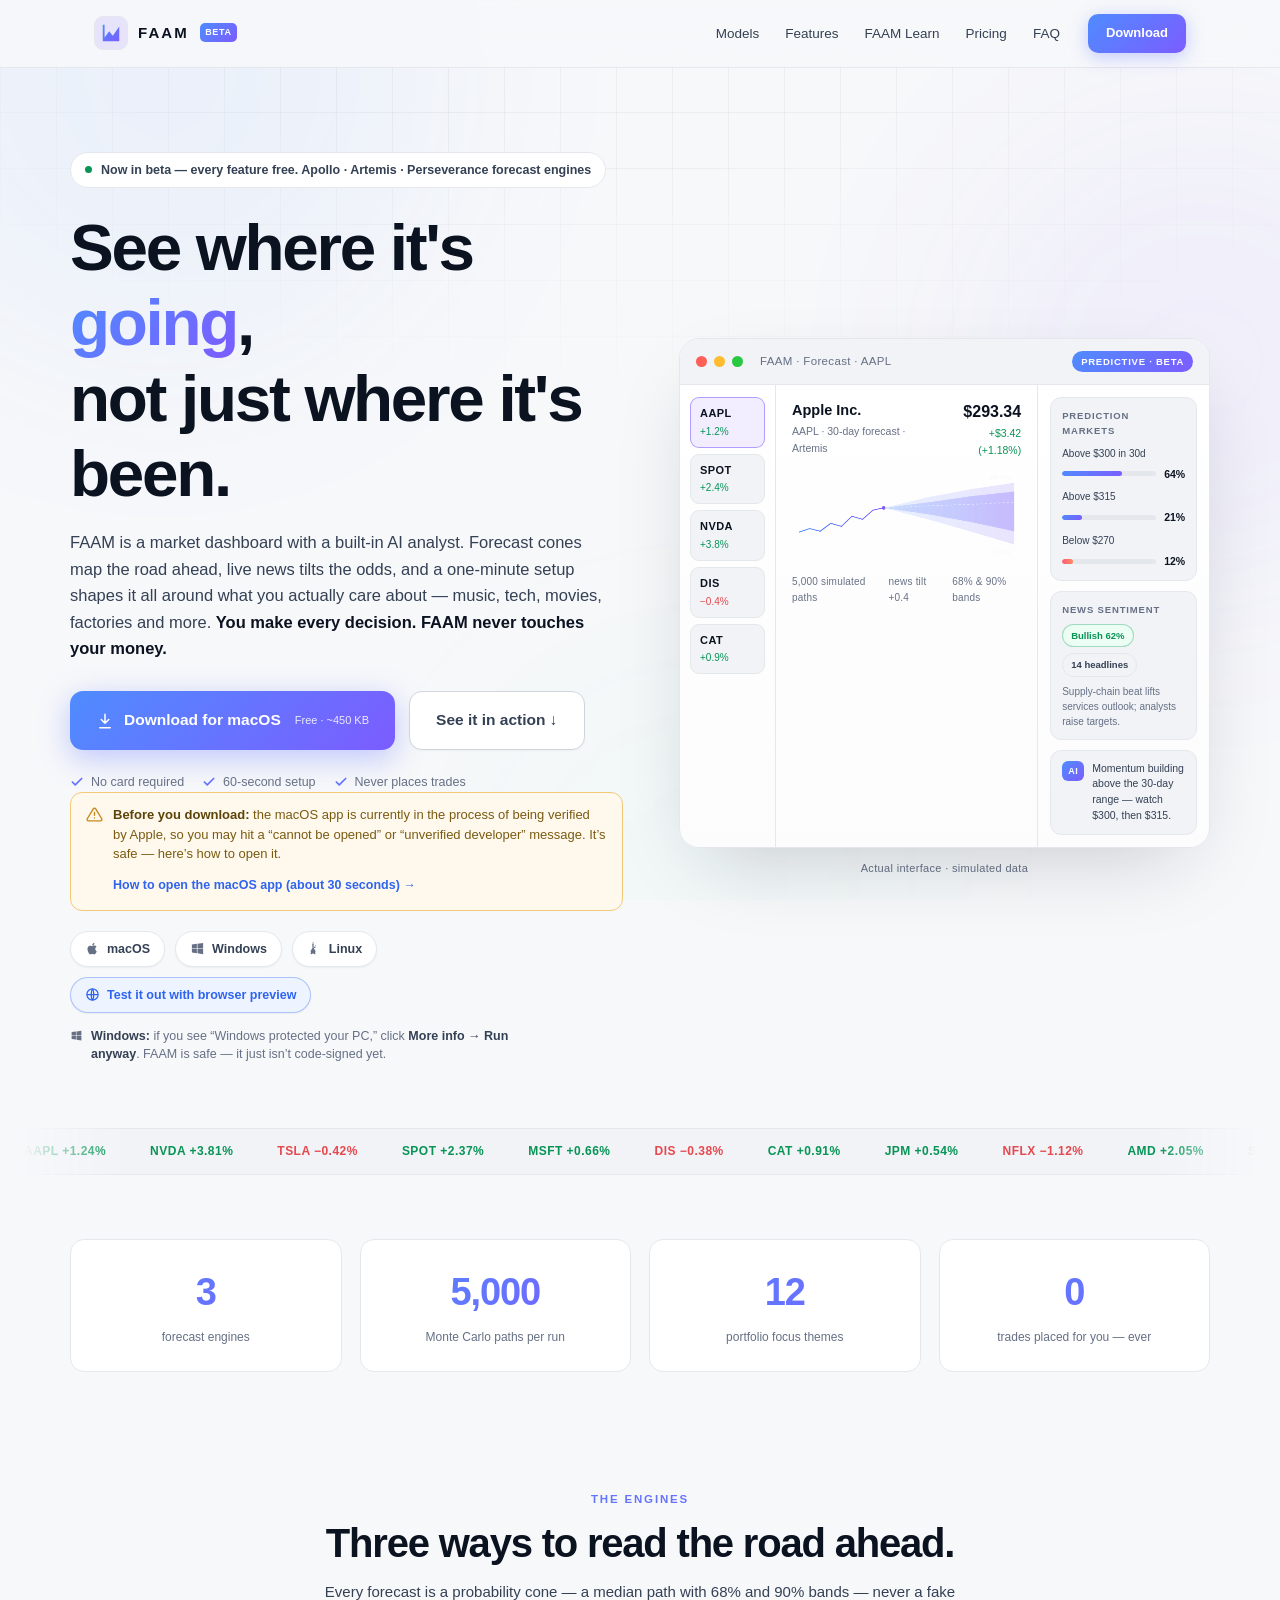
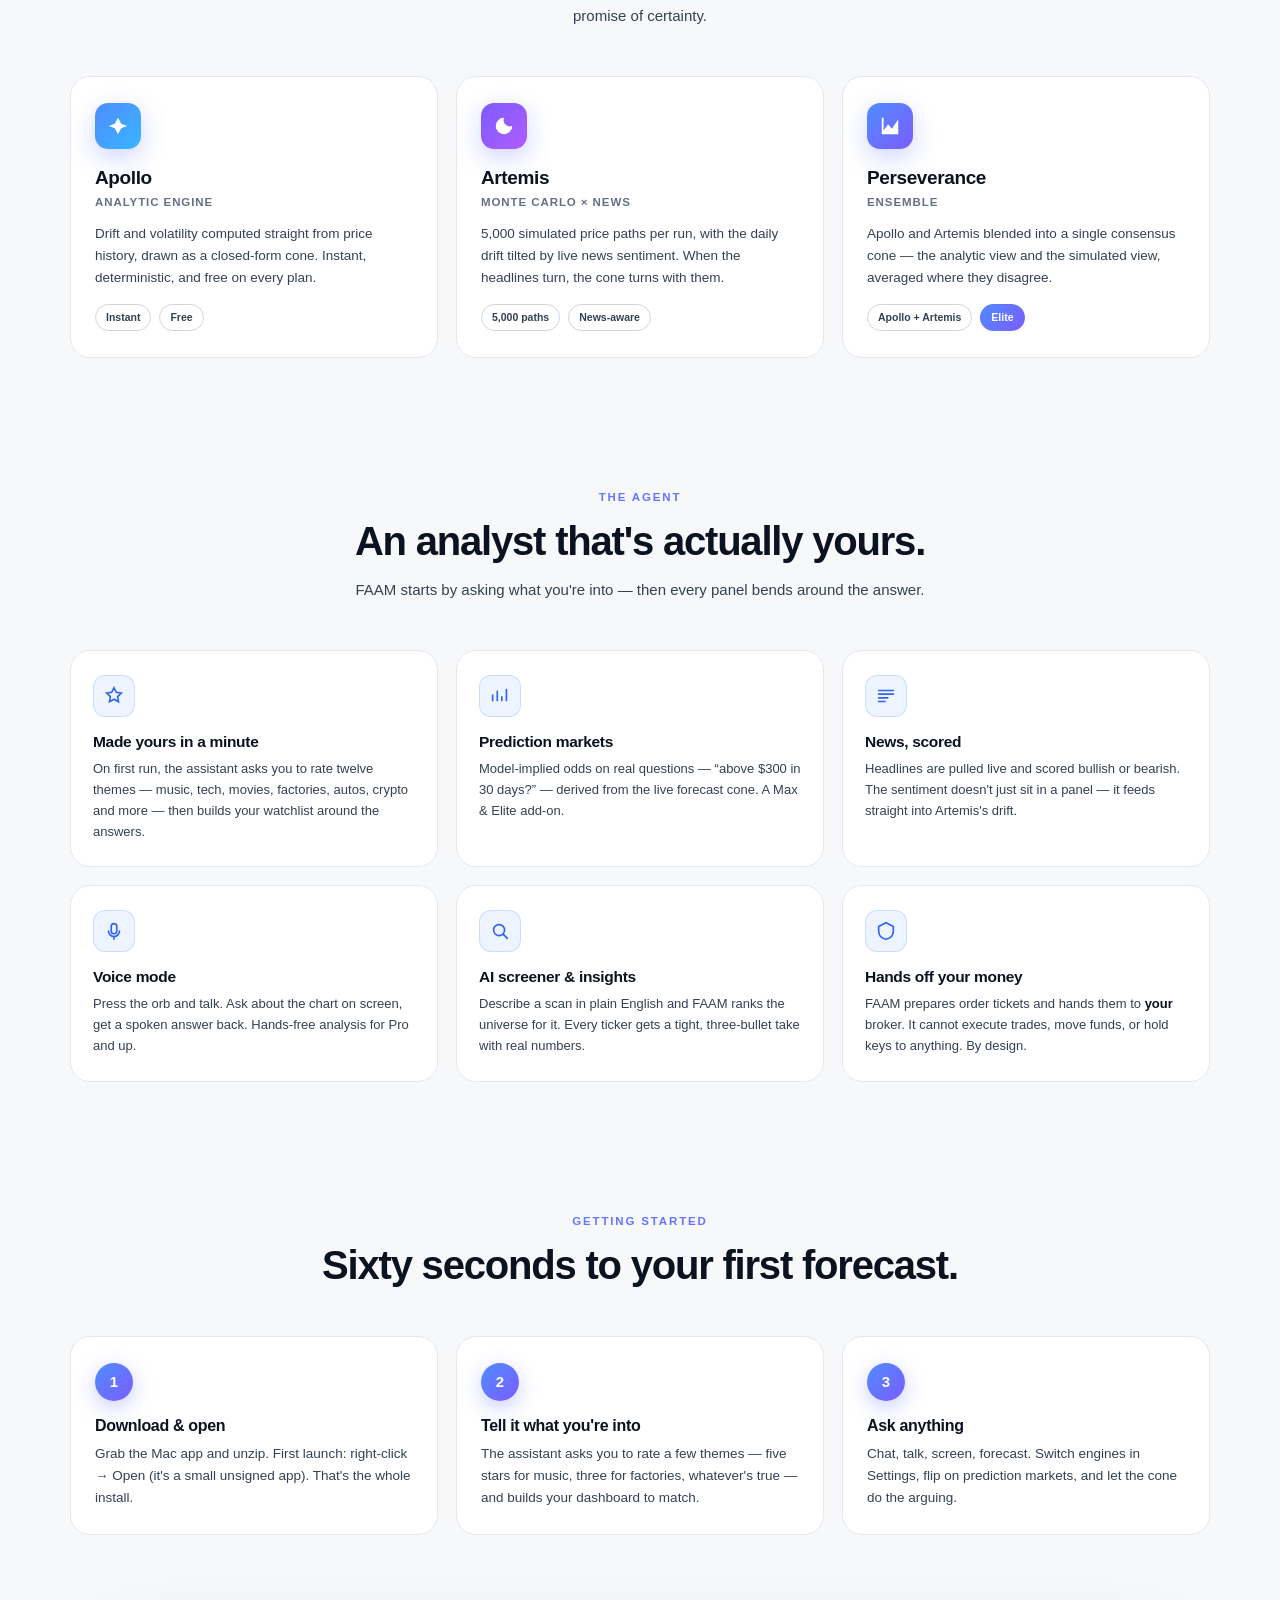
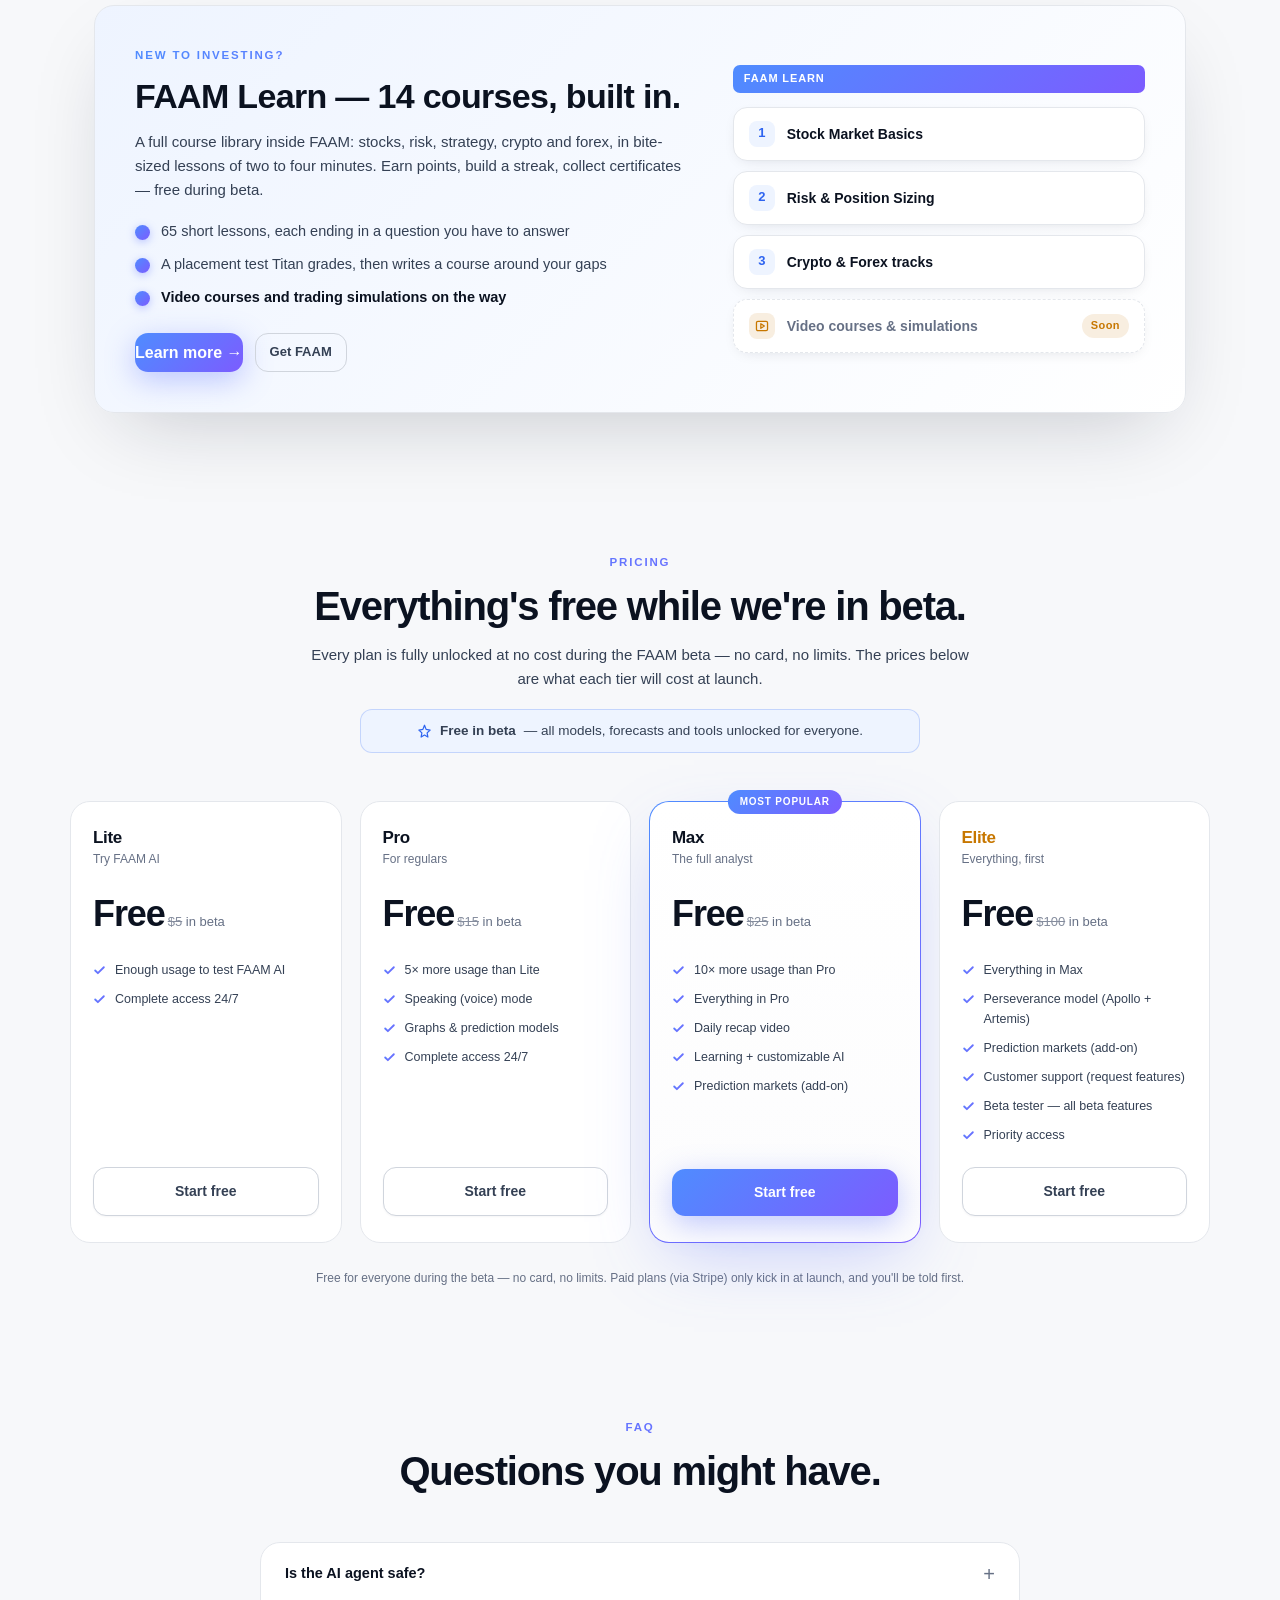
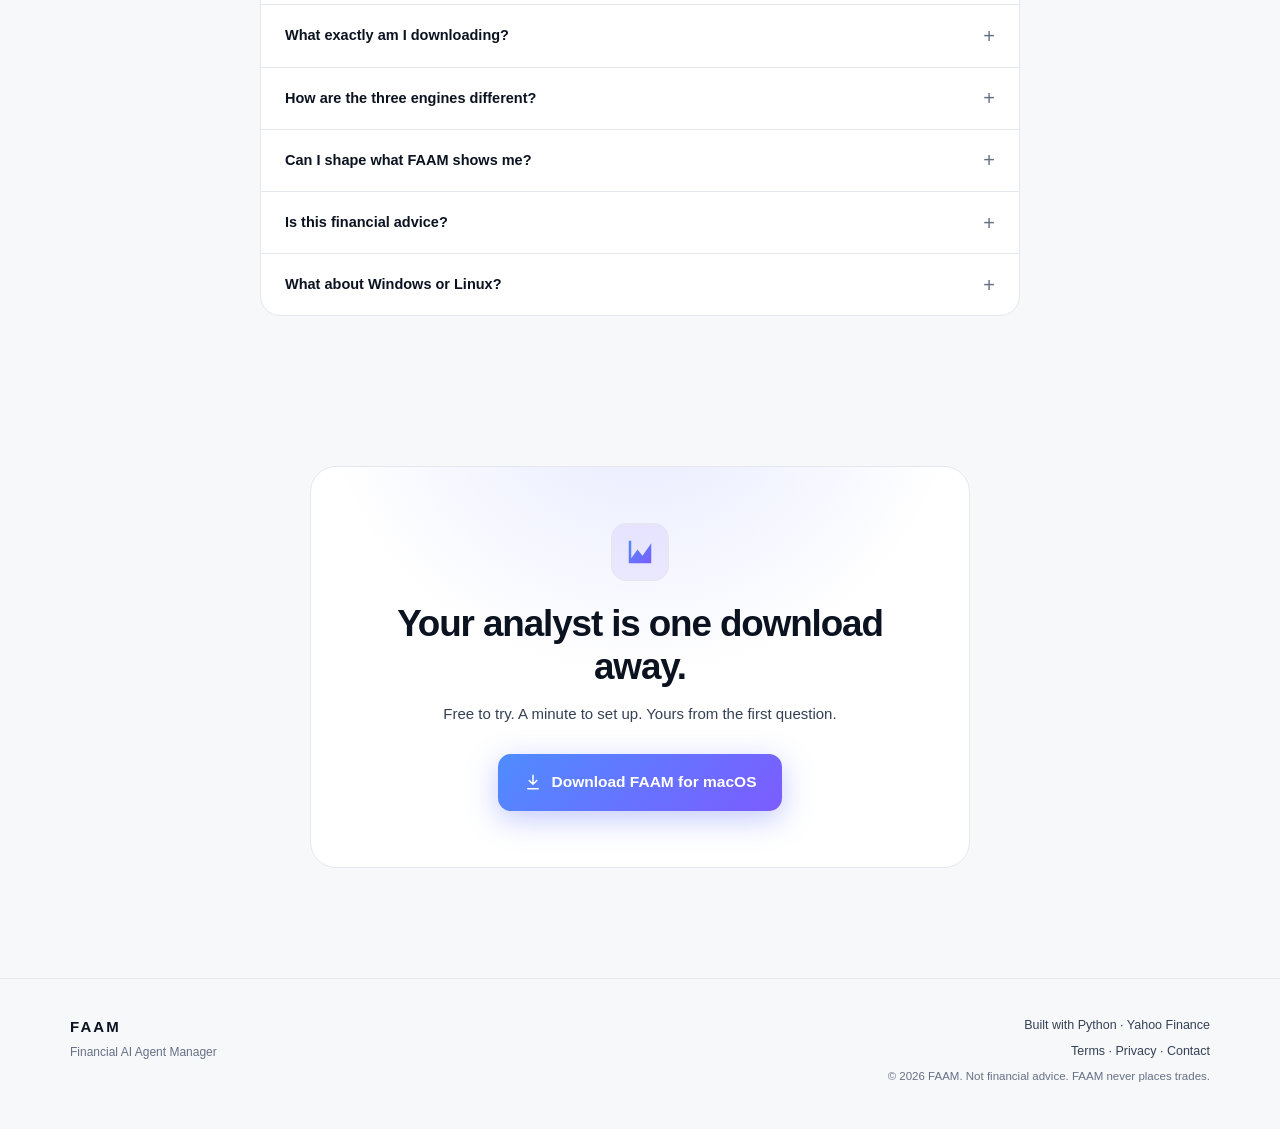
<file: index.html>
<!doctype html>
<html lang="en">
<head>
  <meta charset="utf-8" />
  <meta name="viewport" content="width=device-width,initial-scale=1" />
  <title>FAAM — Financial AI Agent Manager</title>
  <meta name="description" content="FAAM is a market dashboard with a built-in AI analyst. Three forecast engines, model-implied odds, live news sentiment, and a voice you can talk to. It never trades for you." />
  <meta property="og:title" content="FAAM — See where the market is going" />
  <meta property="og:description" content="Three forecast engines. Model-implied odds. Live news sentiment. Your AI analyst, on your Mac." />
  <link rel="icon" href="favicon.svg" type="image/svg+xml" />
  <link rel="preconnect" href="https://rsms.me" />
  <link rel="stylesheet" href="https://rsms.me/inter/inter.css" />
  <link rel="stylesheet" href="landing.css" />
</head>
<body>

  <!-- Auto-update overlay: shows when a newer build is deployed, then reloads -->
  <div id="siteUpdating" class="site-updating" hidden>
    <div class="su-inner">
      <span class="su-mark" aria-hidden="true">
        <span class="su-ring"></span>
        <svg viewBox="0 0 24 24" width="38" height="38">
          <defs><linearGradient id="suLg" x1="0" y1="0" x2="1" y2="1"><stop offset="0%" stop-color="#4f8cff"/><stop offset="100%" stop-color="#7c5cff"/></linearGradient></defs>
          <path fill="url(#suLg)" d="M3 21V3h2v14l5-7 4 5 7-10v16H3z"/>
        </svg>
      </span>
      <div class="su-title">FAAM is updating<span class="su-dots"><i>.</i><i>.</i><i>.</i></span></div>
      <div class="su-sub">Loading the latest version — just a moment.</div>
    </div>
  </div>

  <!-- Ambient background -->
  <div class="bg" aria-hidden="true">
    <span class="orb o1"></span>
    <span class="orb o2"></span>
    <span class="orb o3"></span>
    <div class="grid-overlay"></div>
  </div>

  <!-- NAV -->
  <header class="nav">
    <div class="nav-inner">
      <a class="brand" href="./">
        <span class="logo-mark">
          <svg viewBox="0 0 24 24" width="22" height="22" aria-hidden="true">
            <defs><linearGradient id="lgNav" x1="0" y1="0" x2="1" y2="1">
              <stop offset="0%" stop-color="#4f8cff"/><stop offset="100%" stop-color="#7c5cff"/>
            </linearGradient></defs>
            <path fill="url(#lgNav)" d="M3 21V3h2v14l5-7 4 5 7-10v16H3z"/>
          </svg>
        </span>
        <span class="logo">FAAM <span class="brand-beta">BETA</span></span>
      </a>
      <nav class="nav-links" aria-label="Sections">
        <a href="#models">Models</a>
        <a href="#features">Features</a>
        <a href="FAAMLearn/">FAAM Learn</a>
        <a href="#pricing">Pricing</a>
        <a href="#faq">FAQ</a>
      </nav>
      <div class="nav-actions">
        <a class="nav-cta" href="FAAM.zip">Download</a>
      </div>
    </div>
  </header>

  <main>
    <!-- HERO -->
    <section class="hero">
      <div class="hero-inner">
        <div class="hero-copy">
          <div class="eyebrow reveal">
            <span class="pulse-dot"></span>
            <span><strong>Now in beta — every feature free.</strong> Apollo · Artemis · Perseverance forecast engines</span>
          </div>
          <h1 class="headline reveal" style="--d:.06s">
            See where it's <span class="grad">going</span>,<br />
            not just where it's been.
          </h1>
          <p class="lede reveal" style="--d:.12s">
            FAAM is a market dashboard with a built-in AI analyst. Forecast cones map the
            road ahead, live news tilts the odds, and a one-minute setup shapes it all around
            what you actually care about — music, tech, movies, factories and more.
            <strong>You make every decision. FAAM never touches your money.</strong>
          </p>
          <div class="cta-row reveal" style="--d:.18s">
            <a href="FAAM.zip" class="btn btn-primary btn-xl" id="downloadBtn">
              <svg viewBox="0 0 24 24" width="18" height="18" aria-hidden="true"><path d="M12 3v12m0 0l-5-5m5 5l5-5M5 21h14" stroke="currentColor" stroke-width="2" stroke-linecap="round" stroke-linejoin="round" fill="none"/></svg>
              <span>Download for macOS</span>
              <span class="btn-sub">Free · ~450 KB</span>
            </a>
            <a href="#preview" class="btn btn-ghost btn-xl">See it in action ↓</a>
          </div>
          <ul class="micro-row reveal" style="--d:.24s">
            <li>No card required</li>
            <li>60-second setup</li>
            <li>Never places trades</li>
          </ul>
          <div class="dl-verify reveal" style="--d:.25s">
            <div class="dl-verify-head">
              <svg viewBox="0 0 24 24" width="17" height="17" aria-hidden="true"><path fill="none" stroke="currentColor" stroke-width="2" stroke-linecap="round" stroke-linejoin="round" d="M12 9v4m0 4h.01M10.3 3.9 1.8 18a2 2 0 0 0 1.7 3h17a2 2 0 0 0 1.7-3L13.7 3.9a2 2 0 0 0-3.4 0z"/></svg>
              <span><strong>Before you download:</strong> the macOS app is currently in the process of being verified by Apple, so you may hit a &ldquo;cannot be opened&rdquo; or &ldquo;unverified developer&rdquo; message. It&rsquo;s safe &mdash; here&rsquo;s how to open it.</span>
            </div>
            <details class="dl-verify-fix">
              <summary>How to open the macOS app (about 30 seconds) →</summary>
              <ol>
                <li>Unzip the download, then drag <strong>FAAM.app</strong> into your <strong>Applications</strong> folder.</li>
                <li><strong>Right-click</strong> (or Control-click) <strong>FAAM.app</strong> and choose <strong>Open</strong>, then click <strong>Open</strong> in the pop-up. You only need to do this once.</li>
                <li>Still blocked? Open <strong>System&nbsp;Settings&nbsp;&rarr;&nbsp;Privacy&nbsp;&amp;&nbsp;Security</strong>, scroll down, and click <strong>Open&nbsp;Anyway</strong> next to the FAAM message.</li>
                <li>If it says the app is &ldquo;damaged&rdquo;, open <strong>Terminal</strong> and paste this, then open FAAM again:<br><code>xattr -cr /Applications/FAAM.app</code></li>
              </ol>
            </details>
          </div>
          <div class="dl-os-row reveal" style="--d:.27s">
            <a class="dl-os" href="FAAM.zip" title="Download for macOS">
              <svg viewBox="0 0 24 24" width="15" height="15" aria-hidden="true"><path fill="currentColor" d="M16.4 12.6c0-2.3 1.9-3.4 2-3.5-1.1-1.6-2.8-1.8-3.4-1.8-1.4-.1-2.8.9-3.5.9s-1.8-.8-3-.8c-1.5 0-3 .9-3.8 2.3-1.6 2.8-.4 7 1.2 9.3.8 1.1 1.7 2.4 2.9 2.3 1.2 0 1.6-.7 3-.7s1.8.7 3 .7 2-1.1 2.8-2.2c.9-1.3 1.2-2.5 1.3-2.6-.1 0-2.5-1-2.5-3.8zM14.2 5.8c.6-.8 1.1-1.9 1-3-.9 0-2 .6-2.7 1.4-.6.7-1.1 1.8-1 2.9 1 .1 2-.5 2.7-1.3z"/></svg>
              <span>macOS</span>
            </a>
            <a class="dl-os" href="https://github.com/FAAM-OFFICIAL/FAAM/releases/latest/download/FAAM.exe" title="Download FAAM.exe for Windows — a real app, no Python needed. Double-click to run.">
              <svg viewBox="0 0 24 24" width="15" height="15" aria-hidden="true"><path fill="currentColor" d="M3 5.6 11 4.5v7.1H3V5.6zM3 12.4h8v7.1L3 18.4v-6zM12 4.4 21 3v8.6h-9V4.4zM12 12.4h9V21l-9-1.3v-7.3z"/></svg>
              <span>Windows</span>
            </a>
            <a class="dl-os" href="FAAM-linux.tar.gz" title="Download for Linux">
              <svg viewBox="0 0 24 24" width="15" height="15" aria-hidden="true"><path fill="currentColor" d="M12 2.5c-2.4 0-3.6 1.9-3.6 4.2 0 1.6.4 2.4.4 3.6 0 1.4-2 3.3-2.8 5.4-.4 1-.1 2 .3 2.8.2.4.1.9-.3 1.2-.5.4-.4 1.1.3 1.3 1.6.4 3-.6 3.4-1.3.4.7 1.8 1.7 3.4 1.3.7-.2.8-.9.3-1.3-.4-.3-.5-.8-.3-1.2.4-.8.7-1.8.3-2.8-.8-2.1-2.8-4-2.8-5.4 0-1.2.4-2 .4-3.6 0-2.3-1.2-4.2-3.7-4.2zm-1.5 4.1a.8.8 0 1 1 0 1.6.8.8 0 0 1 0-1.6zm3 0a.8.8 0 1 1 0 1.6.8.8 0 0 1 0-1.6zM12 9c.9 0 2 .6 2 1.1 0 .3-1.1.9-2 .9s-2-.6-2-.9c0-.5 1.1-1.1 2-1.1z"/></svg>
              <span>Linux</span>
            </a>
            <a class="dl-os dl-browser" id="browserVersion" href="dashboard/" target="_blank" rel="noopener"
               title="Test it out with browser preview — runs free in your browser, no install">
              <svg viewBox="0 0 24 24" width="15" height="15" aria-hidden="true">
                <circle cx="12" cy="12" r="9" fill="none" stroke="currentColor" stroke-width="2"/>
                <path fill="none" stroke="currentColor" stroke-width="2" d="M3 12h18M12 3c2.6 2.7 2.6 15.3 0 18M12 3c-2.6 2.7-2.6 15.3 0 18"/>
              </svg>
              <span>Test it out with browser preview</span>
            </a>
          </div>
          <p class="dl-note reveal" style="--d:.3s">
            <svg viewBox="0 0 24 24" width="13" height="13" aria-hidden="true"><path fill="currentColor" d="M3 5.6 11 4.5v7.1H3V5.6zM3 12.4h8v7.1L3 18.4v-6zM12 4.4 21 3v8.6h-9V4.4zM12 12.4h9V21l-9-1.3v-7.3z"/></svg>
            <span><strong>Windows:</strong> if you see &ldquo;Windows protected your PC,&rdquo; click <strong>More info &rarr; Run anyway</strong>. FAAM is safe &mdash; it just isn&rsquo;t code-signed yet.</span>
          </p>
        </div>

        <!-- PRODUCT PREVIEW -->
        <div class="hero-card reveal" id="preview" style="--d:.15s">
          <div class="panel-frame" id="tiltCard">
            <div class="panel-bar">
              <span class="pdot r"></span><span class="pdot y"></span><span class="pdot g"></span>
              <span class="addr">FAAM · Forecast · AAPL</span>
              <span class="addr-badge">PREDICTIVE · BETA</span>
            </div>
            <div class="panel-body">
              <aside class="pv-side" aria-hidden="true">
                <div class="pv-chip on"><b>AAPL</b><i class="up">+1.2%</i></div>
                <div class="pv-chip"><b>SPOT</b><i class="up">+2.4%</i></div>
                <div class="pv-chip"><b>NVDA</b><i class="up">+3.8%</i></div>
                <div class="pv-chip"><b>DIS</b><i class="down">−0.4%</i></div>
                <div class="pv-chip"><b>CAT</b><i class="up">+0.9%</i></div>
              </aside>
              <div class="pv-main">
                <div class="pv-head">
                  <div><div class="pv-name">Apple Inc.</div><div class="pv-tag">AAPL · 30-day forecast · Artemis</div></div>
                  <div class="pv-price"><div class="pv-val">$293.34</div><div class="pv-chg up">+$3.42 (+1.18%)</div></div>
                </div>
                <svg class="pv-svg" viewBox="0 0 520 230" preserveAspectRatio="none" aria-hidden="true">
                  <defs>
                    <linearGradient id="cone90" x1="0" y1="0" x2="1" y2="0">
                      <stop offset="0%" stop-color="rgba(79,140,255,.12)"/><stop offset="100%" stop-color="rgba(124,92,255,.16)"/>
                    </linearGradient>
                    <linearGradient id="cone68" x1="0" y1="0" x2="1" y2="0">
                      <stop offset="0%" stop-color="rgba(79,140,255,.22)"/><stop offset="100%" stop-color="rgba(124,92,255,.30)"/>
                    </linearGradient>
                    <linearGradient id="histStroke" x1="0" y1="0" x2="1" y2="0">
                      <stop offset="0%" stop-color="#4f8cff"/><stop offset="100%" stop-color="#7c5cff"/>
                    </linearGradient>
                  </defs>
                  <g stroke="rgba(255,255,255,.05)" stroke-width="1">
                    <line x1="0" y1="46" x2="520" y2="46"/><line x1="0" y1="92" x2="520" y2="92"/>
                    <line x1="0" y1="138" x2="520" y2="138"/><line x1="0" y1="184" x2="520" y2="184"/>
                  </g>
                  <polygon class="cone-poly" fill="url(#cone90)" points="208,95 312,70 410,52 504,38 504,178 410,150 312,122 208,95"/>
                  <polygon class="cone-poly" fill="url(#cone68)" points="208,95 312,82 410,68 504,58 504,148 410,128 312,110 208,95"/>
                  <polyline class="cone-mid" fill="none" stroke="rgba(238,242,249,.75)" stroke-width="1.6" stroke-dasharray="5 5" points="208,95 312,90 410,87 504,82"/>
                  <polyline class="hist-line" fill="none" stroke="url(#histStroke)" stroke-width="2.2" stroke-linejoin="round" stroke-linecap="round" points="16,150 40,142 64,148 88,130 112,137 136,114 160,121 184,100 208,95"/>
                  <circle class="now-dot" cx="208" cy="95" r="4" fill="#7c5cff"/>
                  <circle class="now-ring" cx="208" cy="95" r="4" fill="none" stroke="#7c5cff" stroke-width="1.5"/>
                  <text x="500" y="30" text-anchor="end" font-size="11" fill="rgba(238,242,249,.65)" font-family="Inter,system-ui">p95 $341</text>
                  <text x="500" y="200" text-anchor="end" font-size="11" fill="rgba(238,242,249,.45)" font-family="Inter,system-ui">p5 $262</text>
                </svg>
                <div class="pv-foot"><span>5,000 simulated paths</span><span>news tilt +0.4</span><span>68% &amp; 90% bands</span></div>
              </div>
              <aside class="pv-rail">
                <div class="odds-card">
                  <div class="rail-title">Prediction markets</div>
                  <div class="odds-row"><span>Above $300 in 30d</span><div class="odds-bar"><i style="--w:64%"></i></div><b>64%</b></div>
                  <div class="odds-row"><span>Above $315</span><div class="odds-bar"><i style="--w:21%"></i></div><b>21%</b></div>
                  <div class="odds-row"><span>Below $270</span><div class="odds-bar"><i class="dn" style="--w:12%"></i></div><b>12%</b></div>
                </div>
                <div class="senti-card">
                  <div class="rail-title">News sentiment</div>
                  <div class="senti-chips"><span class="senti up">Bullish 62%</span><span class="senti">14 headlines</span></div>
                  <p class="senti-line">Supply-chain beat lifts services outlook; analysts raise targets.</p>
                </div>
                <div class="ai-note">
                  <span class="ai-badge">AI</span>
                  <p>Momentum building above the 30-day range — watch $300, then $315.</p>
                </div>
              </aside>
            </div>
          </div>
          <p class="pv-caption">Actual interface · simulated data</p>
        </div>
      </div>

      <!-- TICKER TAPE -->
      <div class="tape" aria-hidden="true">
        <div class="tape-track" id="tapeTrack">
          <span class="tape-item up">AAPL +1.24%</span>
          <span class="tape-item up">NVDA +3.81%</span>
          <span class="tape-item down">TSLA −0.42%</span>
          <span class="tape-item up">SPOT +2.37%</span>
          <span class="tape-item up">MSFT +0.66%</span>
          <span class="tape-item down">DIS −0.38%</span>
          <span class="tape-item up">CAT +0.91%</span>
          <span class="tape-item up">JPM +0.54%</span>
          <span class="tape-item down">NFLX −1.12%</span>
          <span class="tape-item up">AMD +2.05%</span>
          <span class="tape-item up">SPY +0.31%</span>
          <span class="tape-item up">BTC-USD +1.87%</span>
        </div>
      </div>
    </section>

    <!-- STATS -->
    <section class="stats">
      <div class="stats-inner">
        <div class="stat reveal"><span class="stat-num" data-n="3">0</span><span class="stat-lbl">forecast engines</span></div>
        <div class="stat reveal" style="--d:.08s"><span class="stat-num" data-n="5000">0</span><span class="stat-lbl">Monte Carlo paths per run</span></div>
        <div class="stat reveal" style="--d:.16s"><span class="stat-num" data-n="12">0</span><span class="stat-lbl">portfolio focus themes</span></div>
        <div class="stat reveal" style="--d:.24s"><span class="stat-num" data-n="0">0</span><span class="stat-lbl">trades placed for you — ever</span></div>
      </div>
    </section>

    <!-- MODELS -->
    <section class="models" id="models">
      <header class="section-head reveal">
        <p class="kicker">The engines</p>
        <h2>Three ways to read the road ahead.</h2>
        <p class="section-sub">Every forecast is a probability cone — a median path with 68% and 90% bands — never a fake promise of certainty.</p>
      </header>
      <div class="models-grid">
        <article class="model-card reveal">
          <div class="model-sigil apollo">
            <svg viewBox="0 0 24 24" width="22" height="22" aria-hidden="true"><path d="M12 3l3.5 6.5L22 12l-6.5 2.5L12 21l-3.5-6.5L2 12l6.5-2.5z" fill="#fff"/></svg>
          </div>
          <h3>Apollo</h3>
          <p class="model-kind">Analytic engine</p>
          <p>Drift and volatility computed straight from price history, drawn as a closed-form cone. Instant, deterministic, and free on every plan.</p>
          <div class="model-meta"><span class="tag">Instant</span><span class="tag">Free</span></div>
        </article>
        <article class="model-card reveal" style="--d:.08s">
          <div class="model-sigil artemis">
            <svg viewBox="0 0 24 24" width="22" height="22" aria-hidden="true"><path d="M12 3a9 9 0 109 9 7 7 0 01-9-9z" fill="#fff"/></svg>
          </div>
          <h3>Artemis</h3>
          <p class="model-kind">Monte Carlo × news</p>
          <p>5,000 simulated price paths per run, with the daily drift tilted by live news sentiment. When the headlines turn, the cone turns with them.</p>
          <div class="model-meta"><span class="tag">5,000 paths</span><span class="tag">News-aware</span></div>
        </article>
        <article class="model-card reveal" style="--d:.16s">
          <div class="model-sigil perseverance">
            <svg viewBox="0 0 24 24" width="22" height="22" aria-hidden="true"><path d="M3 21V3h2v14l5-7 4 5 7-10v16H3z" fill="#fff"/></svg>
          </div>
          <h3>Perseverance</h3>
          <p class="model-kind">Ensemble</p>
          <p>Apollo and Artemis blended into a single consensus cone — the analytic view and the simulated view, averaged where they disagree.</p>
          <div class="model-meta"><span class="tag">Apollo + Artemis</span><span class="tag tag-elite">Elite</span></div>
        </article>
      </div>
    </section>

    <!-- FEATURES -->
    <section class="features" id="features">
      <header class="section-head reveal">
        <p class="kicker">The agent</p>
        <h2>An analyst that's actually yours.</h2>
        <p class="section-sub">FAAM starts by asking what you're into — then every panel bends around the answer.</p>
      </header>
      <div class="features-grid">
        <article class="feature reveal">
          <div class="feat-icon"><svg viewBox="0 0 24 24" width="22" height="22"><path stroke="currentColor" stroke-width="1.8" fill="none" stroke-linecap="round" d="M12 3l2.5 5 5.5.8-4 3.9.9 5.5-4.9-2.6-4.9 2.6.9-5.5-4-3.9 5.5-.8z"/></svg></div>
          <h3>Made yours in a minute</h3>
          <p>On first run, the assistant asks you to rate twelve themes — music, tech, movies, factories, autos, crypto and more — then builds your watchlist around the answers.</p>
        </article>
        <article class="feature reveal" style="--d:.06s">
          <div class="feat-icon"><svg viewBox="0 0 24 24" width="22" height="22"><path stroke="currentColor" stroke-width="1.8" fill="none" stroke-linecap="round" d="M4 17v-6m5 6V7m5 10v-4m5 4V5"/></svg></div>
          <h3>Prediction markets</h3>
          <p>Model-implied odds on real questions — “above $300 in 30 days?” — derived from the live forecast cone. A Max &amp; Elite add-on.</p>
        </article>
        <article class="feature reveal" style="--d:.12s">
          <div class="feat-icon"><svg viewBox="0 0 24 24" width="22" height="22"><path stroke="currentColor" stroke-width="1.8" fill="none" stroke-linecap="round" d="M4 6h16M4 10h16M4 14h10M4 18h7"/></svg></div>
          <h3>News, scored</h3>
          <p>Headlines are pulled live and scored bullish or bearish. The sentiment doesn't just sit in a panel — it feeds straight into Artemis's drift.</p>
        </article>
        <article class="feature reveal" style="--d:.18s">
          <div class="feat-icon"><svg viewBox="0 0 24 24" width="22" height="22"><path stroke="currentColor" stroke-width="1.8" fill="none" stroke-linecap="round" d="M12 4a3 3 0 013 3v5a3 3 0 11-6 0V7a3 3 0 013-3zM6 12a6 6 0 0012 0M12 18v3"/></svg></div>
          <h3>Voice mode</h3>
          <p>Press the orb and talk. Ask about the chart on screen, get a spoken answer back. Hands-free analysis for Pro and up.</p>
        </article>
        <article class="feature reveal" style="--d:.24s">
          <div class="feat-icon"><svg viewBox="0 0 24 24" width="22" height="22"><circle cx="11" cy="11" r="6" stroke="currentColor" stroke-width="1.8" fill="none"/><path stroke="currentColor" stroke-width="1.8" stroke-linecap="round" d="M20 20l-4-4"/></svg></div>
          <h3>AI screener &amp; insights</h3>
          <p>Describe a scan in plain English and FAAM ranks the universe for it. Every ticker gets a tight, three-bullet take with real numbers.</p>
        </article>
        <article class="feature reveal" style="--d:.3s">
          <div class="feat-icon"><svg viewBox="0 0 24 24" width="22" height="22"><path stroke="currentColor" stroke-width="1.8" fill="none" stroke-linecap="round" d="M12 3l8 4v5c0 5-3.5 8-8 9-4.5-1-8-4-8-9V7z"/></svg></div>
          <h3>Hands off your money</h3>
          <p>FAAM prepares order tickets and hands them to <em>your</em> broker. It cannot execute trades, move funds, or hold keys to anything. By design.</p>
        </article>
      </div>
    </section>

    <!-- HOW -->
    <section class="how" id="how">
      <header class="section-head reveal">
        <p class="kicker">Getting started</p>
        <h2>Sixty seconds to your first forecast.</h2>
      </header>
      <ol class="steps">
        <li class="step reveal">
          <div class="step-n">1</div>
          <h3>Download &amp; open</h3>
          <p>Grab the Mac app and unzip. First launch: right-click → Open (it's a small unsigned app). That's the whole install.</p>
        </li>
        <li class="step reveal" style="--d:.08s">
          <div class="step-n">2</div>
          <h3>Tell it what you're into</h3>
          <p>The assistant asks you to rate a few themes — five stars for music, three for factories, whatever's true — and builds your dashboard to match.</p>
        </li>
        <li class="step reveal" style="--d:.16s">
          <div class="step-n">3</div>
          <h3>Ask anything</h3>
          <p>Chat, talk, screen, forecast. Switch engines in Settings, flip on prediction markets, and let the cone do the arguing.</p>
        </li>
      </ol>
    </section>

    <!-- LEARN -->
    <section class="learn" id="learn">
      <div class="learn-card reveal">
        <div class="learn-copy">
          <p class="kicker">New to investing?</p>
          <h2>FAAM Learn — 14 courses, built in.</h2>
          <p class="section-sub">A full course library inside FAAM: stocks, risk, strategy, crypto and forex, in bite-sized lessons of two to four minutes. Earn points, build a streak, collect certificates — free during beta.</p>
          <ul class="learn-points">
            <li>65 short lessons, each ending in a question you have to answer</li>
            <li>A placement test Titan grades, then writes a course around your gaps</li>
            <li><b>Video courses and trading simulations on the way</b></li>
          </ul>
          <div class="learn-cta">
            <a href="FAAMLearn/" class="btn btn-primary">Learn more →</a>
            <a href="FAAM.zip" class="btn btn-ghost-sm">Get FAAM</a>
          </div>
        </div>
        <div class="learn-art" aria-hidden="true">
          <div class="learn-badge">FAAM LEARN</div>
          <div class="learn-lesson"><span class="ll-n">1</span><span>Stock Market Basics</span></div>
          <div class="learn-lesson"><span class="ll-n">2</span><span>Risk &amp; Position Sizing</span></div>
          <div class="learn-lesson"><span class="ll-n">3</span><span>Crypto &amp; Forex tracks</span></div>
          <div class="learn-lesson learn-lesson--soon"><span class="ll-n"><svg viewBox="0 0 24 24" width="14" height="14" fill="none" stroke="currentColor" stroke-width="2.2" stroke-linecap="round" stroke-linejoin="round"><path d="m10 8 6 4-6 4V8z"/><rect x="2.5" y="4" width="19" height="16" rx="2.5"/></svg></span><span>Video courses &amp; simulations</span><span class="ll-soon">Soon</span></div>
        </div>
      </div>
    </section>

    <!-- PRICING -->
    <section class="pricing" id="pricing">
      <header class="section-head reveal">
        <p class="kicker">Pricing</p>
        <h2>Everything's free while we're in beta.</h2>
        <p class="section-sub">Every plan is fully unlocked at no cost during the FAAM beta — no card, no limits. The prices below are what each tier will cost at launch.</p>
        <div class="beta-banner"><svg viewBox="0 0 24 24" width="15" height="15" fill="none" stroke="currentColor" stroke-width="2" stroke-linecap="round" stroke-linejoin="round" aria-hidden="true"><path d="M12 2l2.6 6.6L21 9.7l-4.8 4.5 1.2 6.6L12 17.7 6.6 20.8l1.2-6.6L3 9.7l6.4-1.1z"/></svg> <strong>Free in beta</strong> — all models, forecasts and tools unlocked for everyone.</div>
      </header>
      <div class="pricing-grid">
        <article class="price-card reveal">
          <h3 class="price-name">Lite</h3>
          <p class="price-tag">Try FAAM AI</p>
          <div class="price-amt"><span class="amt">Free</span><span class="per"><s>$5</s> in beta</span></div>
          <ul class="perks">
            <li>Enough usage to test FAAM AI</li>
            <li>Complete access 24/7</li>
          </ul>
          <a class="btn btn-ghost price-cta" href="FAAM.zip">Start free</a>
        </article>
        <article class="price-card reveal" style="--d:.06s">
          <h3 class="price-name">Pro</h3>
          <p class="price-tag">For regulars</p>
          <div class="price-amt"><span class="amt">Free</span><span class="per"><s>$15</s> in beta</span></div>
          <ul class="perks">
            <li>5× more usage than Lite</li>
            <li>Speaking (voice) mode</li>
            <li>Graphs &amp; prediction models</li>
            <li>Complete access 24/7</li>
          </ul>
          <a class="btn btn-ghost price-cta" href="FAAM.zip">Start free</a>
        </article>
        <article class="price-card popular reveal" style="--d:.12s">
          <span class="pop-badge">Most popular</span>
          <h3 class="price-name">Max</h3>
          <p class="price-tag">The full analyst</p>
          <div class="price-amt"><span class="amt">Free</span><span class="per"><s>$25</s> in beta</span></div>
          <ul class="perks">
            <li>10× more usage than Pro</li>
            <li>Everything in Pro</li>
            <li>Daily recap video</li>
            <li>Learning + customizable AI</li>
            <li>Prediction markets (add-on)</li>
          </ul>
          <a class="btn btn-primary price-cta" href="FAAM.zip">Start free</a>
        </article>
        <article class="price-card elite reveal" style="--d:.18s">
          <h3 class="price-name">Elite</h3>
          <p class="price-tag">Everything, first</p>
          <div class="price-amt"><span class="amt">Free</span><span class="per"><s>$100</s> in beta</span></div>
          <ul class="perks">
            <li>Everything in Max</li>
            <li>Perseverance model (Apollo + Artemis)</li>
            <li>Prediction markets (add-on)</li>
            <li>Customer support (request features)</li>
            <li>Beta tester — all beta features</li>
            <li>Priority access</li>
          </ul>
          <a class="btn btn-ghost price-cta" href="FAAM.zip">Start free</a>
        </article>
      </div>
      <p class="pricing-foot reveal">Free for everyone during the beta — no card, no limits. Paid plans (via Stripe) only kick in at launch, and you'll be told first.</p>
    </section>

    <!-- FAQ -->
    <section class="faq" id="faq">
      <header class="section-head reveal">
        <p class="kicker">FAQ</p>
        <h2>Questions you might have.</h2>
      </header>
      <div class="faq-grid reveal">
        <details>
          <summary>Is the AI agent safe?</summary>
          <p>Yes. The agent reads market data and your prompts to generate analysis — it never executes trades, moves money, or places orders. Order tickets are handed to your own broker, and you review every one.</p>
        </details>
        <details>
          <summary>What exactly am I downloading?</summary>
          <p>A small native macOS app (~450 KB). Unzip it, right-click → Open the first time (it's unsigned), and the dashboard appears in its own window. It uses Python 3.9+, which ships with modern macOS.</p>
        </details>
        <details>
          <summary>How are the three engines different?</summary>
          <p>Apollo computes the cone analytically from drift and volatility — instant and free. Artemis simulates 5,000 Monte Carlo paths and tilts the drift with live news sentiment. Perseverance (Elite) blends both into one consensus cone.</p>
        </details>
        <details>
          <summary>Can I shape what FAAM shows me?</summary>
          <p>That's the whole point. On first run the assistant asks you to rate twelve themes — music, tech, movies, factories and more — and seeds your watchlist from the answers. You can re-rate everything later in Settings → Portfolio focus.</p>
        </details>
        <details>
          <summary>Is this financial advice?</summary>
          <p>No. Forecasts are probability cones, not promises, and the agent is an information tool. You make the decisions — never trade real money on its output alone.</p>
        </details>
        <details>
          <summary>What about Windows or Linux?</summary>
          <p><strong>macOS, Windows, and Linux are all ready to download today</strong> — pick your platform above. The Windows and Linux packages run locally and open in your browser. Since FAAM is pure Python, you can also run it anywhere with <code>python3 app.py</code>.</p>
        </details>
      </div>
    </section>

    <!-- FINAL CTA -->
    <section class="final-cta">
      <div class="final-inner reveal">
        <span class="final-mark" aria-hidden="true">
          <svg viewBox="0 0 24 24" width="30" height="30"><defs><linearGradient id="lgFin" x1="0" y1="0" x2="1" y2="1"><stop offset="0%" stop-color="#4f8cff"/><stop offset="100%" stop-color="#7c5cff"/></linearGradient></defs><path fill="url(#lgFin)" d="M3 21V3h2v14l5-7 4 5 7-10v16H3z"/></svg>
        </span>
        <h2>Your analyst is one download away.</h2>
        <p>Free to try. A minute to set up. Yours from the first question.</p>
        <a href="FAAM.zip" class="btn btn-primary btn-xl">
          <svg viewBox="0 0 24 24" width="18" height="18" aria-hidden="true"><path d="M12 3v12m0 0l-5-5m5 5l5-5M5 21h14" stroke="currentColor" stroke-width="2" stroke-linecap="round" stroke-linejoin="round" fill="none"/></svg>
          <span>Download FAAM for macOS</span>
        </a>
      </div>
    </section>
  </main>

  <footer class="foot">
    <div class="foot-row">
      <div class="foot-brand">
        <span class="logo">FAAM</span>
        <span class="muted">Financial AI Agent Manager</span>
      </div>
      <div class="foot-meta">
        <span>Built with Python · Yahoo Finance</span>
        <span class="foot-links"><a href="terms.html">Terms</a> · <a href="privacy.html">Privacy</a> · <a href="mailto:akshayrgrover@gmail.com">Contact</a></span>
        <span class="muted">© <span id="yr">2026</span> FAAM. Not financial advice. FAAM never places trades.</span>
      </div>
    </div>
  </footer>

  <script>
  /* "Browser version" — open the actual FAAM app (login → dashboard) in a real
     browser tab, connected to the running server. If this page is served by the
     app itself, that's this origin; if it's the static marketing site (no
     backend), connect to FAAM running locally. Inside the native desktop app,
     hand the URL off to the system browser instead of navigating in-window. */
  (function () {
    var link = document.getElementById("browserVersion");
    if (!link) return;
    // The browser version is a free, static demo dashboard bundled next to this
    // page (no backend needed). The href is set in the markup: dashboard/

    function nativeOpen(url) {
      try {
        if (window.webkit && window.webkit.messageHandlers && window.webkit.messageHandlers.faamOpen) {
          window.webkit.messageHandlers.faamOpen.postMessage(url); return true;   // macOS WKWebView
        }
        if (window.pywebview && window.pywebview.api && window.pywebview.api.open_external) {
          window.pywebview.api.open_external(url); return true;                    // Windows pywebview
        }
      } catch (e) {}
      return false;
    }
    function isNative() {              // checked at click time — bridges can load late
      return !!(window.webkit && window.webkit.messageHandlers && window.webkit.messageHandlers.faamOpen)
          || !!(window.pywebview && window.pywebview.api);
    }
    link.addEventListener("click", function (e) {
      if (isNative()) {                // open in the real browser, not the app window
        e.preventDefault();
        if (!nativeOpen(link.href)) window.open(link.href, "_blank");
      }
      // In a normal browser, the target="_blank" link opens the app in a new tab.
    });
  })();
  </script>

  <script>
  /* Static auto-update: poll version.json (regenerated on every deploy). When it
     changes, anyone with the page open sees "FAAM is updating…" and reloads to
     the fresh build. Works on plain static hosting (Netlify) — no backend. */
  (function () {
    var loaded = null, updating = false;
    function getVersion(cb) {
      fetch("/version.json?t=" + Date.now(), { cache: "no-store" })
        .then(function (r) { return r.ok ? r.json() : Promise.reject(); })
        .then(function (d) { cb(d && d.version != null ? String(d.version) : null); })
        .catch(function () { cb(null); });
    }
    getVersion(function (v) { loaded = v; });
    function check() {
      if (updating || document.hidden) return;
      getVersion(function (v) {
        if (!loaded) { loaded = v; return; }
        if (v && v !== loaded) showUpdate();
      });
    }
    function showUpdate() {
      updating = true;
      var el = document.getElementById("siteUpdating");
      if (!el) { location.reload(); return; }
      el.hidden = false;
      requestAnimationFrame(function () { el.classList.add("show"); });
      setTimeout(function () { location.reload(); }, 2000);
    }
    setInterval(check, 60000);                 // check each minute
    window.addEventListener("focus", check);   // and whenever the tab refocuses
  })();
  </script>

  <script>
  (function () {
    var reduced = window.matchMedia("(prefers-reduced-motion: reduce)").matches;

    // Seamless ticker tape: duplicate the strip once so the loop never gaps.
    var track = document.getElementById("tapeTrack");
    if (track) track.innerHTML += track.innerHTML;

    // Scroll-reveal.
    var revealed = document.querySelectorAll(".reveal");
    if (reduced || !("IntersectionObserver" in window)) {
      revealed.forEach(function (el) { el.classList.add("in"); });
    } else {
      var io = new IntersectionObserver(function (entries) {
        entries.forEach(function (e) {
          if (e.isIntersecting) { e.target.classList.add("in"); io.unobserve(e.target); }
        });
      }, { threshold: 0.15, rootMargin: "0px 0px -40px 0px" });
      revealed.forEach(function (el) { io.observe(el); });
    }

    // Count-up stats.
    function countUp(el) {
      var n = parseInt(el.dataset.n, 10) || 0;
      if (reduced || n === 0) { el.textContent = n.toLocaleString("en-US"); return; }
      var t0 = null, dur = 1100;
      function tick(t) {
        if (!t0) t0 = t;
        var p = Math.min(1, (t - t0) / dur);
        p = 1 - Math.pow(1 - p, 3);
        el.textContent = Math.round(n * p).toLocaleString("en-US");
        if (p < 1) requestAnimationFrame(tick);
      }
      requestAnimationFrame(tick);
    }
    var statsDone = false;
    var statNums = document.querySelectorAll(".stat-num");
    if (statNums.length) {
      if (!("IntersectionObserver" in window)) { statNums.forEach(countUp); }
      else {
        var sio = new IntersectionObserver(function (entries) {
          entries.forEach(function (e) {
            if (e.isIntersecting && !statsDone) { statsDone = true; statNums.forEach(countUp); sio.disconnect(); }
          });
        }, { threshold: 0.4 });
        sio.observe(statNums[0]);
      }
    }

    // Gentle pointer tilt on the hero panel (desktop, motion-friendly only).
    var card = document.getElementById("tiltCard");
    if (card && !reduced && window.matchMedia("(hover:hover) and (pointer:fine)").matches) {
      var raf = 0;
      card.parentElement.addEventListener("pointermove", function (ev) {
        var r = card.getBoundingClientRect();
        var x = (ev.clientX - r.left) / r.width - 0.5;
        var y = (ev.clientY - r.top) / r.height - 0.5;
        cancelAnimationFrame(raf);
        raf = requestAnimationFrame(function () {
          card.style.transform = "rotateX(" + (-y * 3.5) + "deg) rotateY(" + (x * 4.5) + "deg)";
        });
      });
      card.parentElement.addEventListener("pointerleave", function () {
        cancelAnimationFrame(raf);
        card.style.transform = "";
      });
    }

    var yr = document.getElementById("yr");
    if (yr) yr.textContent = String(new Date().getFullYear());
  })();
  </script>
</body>
</html>
</file>
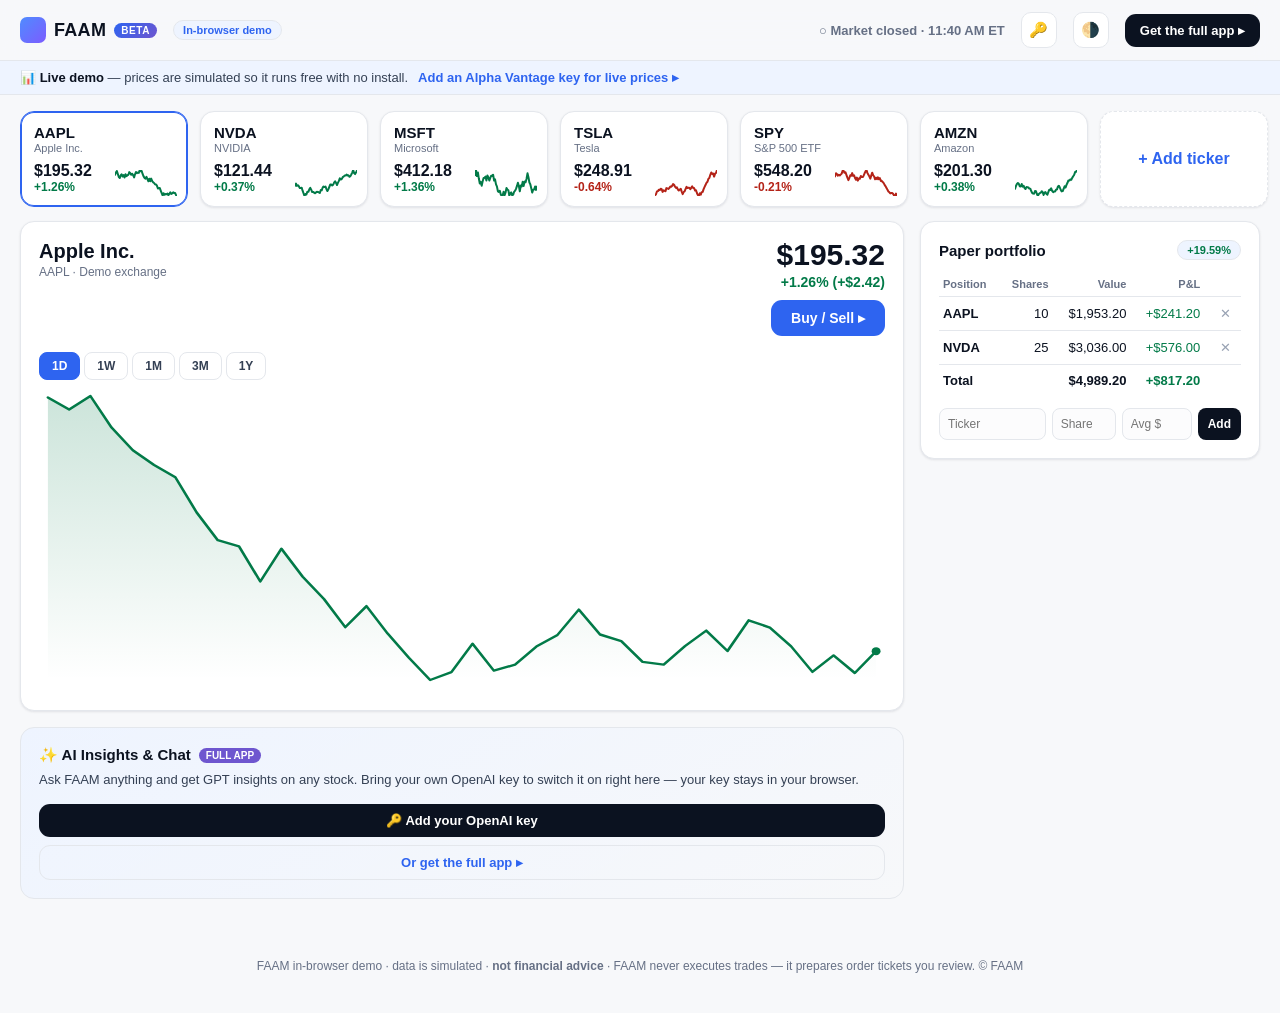
<file: dashboard/index.html>
<!DOCTYPE html>
<html lang="en" data-theme="light">
<head>
<meta charset="UTF-8">
<meta name="viewport" content="width=device-width, initial-scale=1">
<title>FAAM — Browser Dashboard</title>
<meta name="description" content="FAAM in your browser — a free, no-install demo of the financial AI dashboard. Watchlist, charts and a paper portfolio, right in the page.">
<link rel="icon" href="../favicon.svg">
<style>
  :root{
    --bg:#F7F8FA; --bg-soft:#F1F3F7; --panel:#FFFFFF; --panel-2:#FCFCFD;
    --border:#E4E7EC; --border-strong:#D0D5DD;
    --text:#0B1220; --text-2:#344054; --muted:#667085; --dim:#98A2B3;
    --green:#027A48; --green-soft:#ECFDF3; --red:#B42318; --red-soft:#FEF3F2;
    --accent:#2E64F0; --accent-2:#6E56CF; --accent-soft:#EEF4FF;
    --primary-bg:#0B1220; --primary-fg:#FFFFFF;
    --shadow-sm:0 1px 2px rgba(16,24,40,.04),0 1px 3px rgba(16,24,40,.06);
    --shadow-md:0 4px 8px -2px rgba(16,24,40,.08),0 2px 4px -2px rgba(16,24,40,.04);
    --shadow-lg:0 16px 32px -8px rgba(16,24,40,.10),0 8px 16px -8px rgba(16,24,40,.06);
    --radius:14px; --radius-sm:10px;
  }
  html[data-theme="dark"]{
    --bg:#0A0E16; --bg-soft:#0E131C; --panel:#111826; --panel-2:#0E1622;
    --border:#1F2A3D; --border-strong:#2A3A55;
    --text:#E7ECF3; --text-2:#C2CBD9; --muted:#8A97AD; --dim:#6B7890;
    --green:#2BD787; --green-soft:rgba(43,215,135,.14); --red:#FF6B83; --red-soft:rgba(255,107,131,.14);
    --accent:#5B8BFF; --accent-2:#9B87FF; --accent-soft:rgba(91,139,255,.12);
    --primary-bg:#5B8BFF; --primary-fg:#0A0E16;
    --shadow-sm:0 1px 2px rgba(0,0,0,.4); --shadow-md:0 6px 18px rgba(0,0,0,.45); --shadow-lg:0 24px 48px rgba(0,0,0,.55);
  }
  *{box-sizing:border-box}
  body{
    margin:0;font-family:'Inter',-apple-system,BlinkMacSystemFont,"Segoe UI",Roboto,sans-serif;
    background:var(--bg);color:var(--text);-webkit-font-smoothing:antialiased;
  }
  a{color:inherit}
  .topbar{
    position:sticky;top:0;z-index:30;display:flex;align-items:center;gap:16px;
    padding:12px 20px;background:rgba(247,248,250,.82);backdrop-filter:blur(12px);
    border-bottom:1px solid var(--border);
  }
  html[data-theme="dark"] .topbar{background:rgba(10,14,22,.82)}
  .brand{display:flex;align-items:center;gap:8px;font-weight:800;letter-spacing:.3px;font-size:18px}
  .brand .mark{width:26px;height:26px;border-radius:7px;background:linear-gradient(135deg,#4f8cff,#7c5cff);display:inline-block}
  .beta{font-size:10px;font-weight:800;color:#fff;background:linear-gradient(135deg,var(--accent),var(--accent-2));padding:2px 7px;border-radius:999px;letter-spacing:.6px}
  .demo-tag{font-size:11px;font-weight:700;color:var(--accent);background:var(--accent-soft);border:1px solid var(--border);padding:3px 9px;border-radius:999px}
  .spacer{flex:1}
  .clock{font-variant-numeric:tabular-nums;color:var(--muted);font-size:13px;font-weight:600}
  .iconbtn{display:inline-grid;place-items:center;width:36px;height:36px;border-radius:10px;border:1px solid var(--border);background:var(--panel);color:var(--text);cursor:pointer;font-size:15px}
  .iconbtn:hover{border-color:var(--border-strong)}
  .cta{display:inline-flex;align-items:center;gap:7px;padding:9px 15px;border-radius:11px;border:0;background:var(--primary-bg);color:var(--primary-fg);font-weight:700;font-size:13px;cursor:pointer;text-decoration:none}
  .cta:hover{opacity:.92}
  .demo-banner{display:flex;align-items:center;gap:10px;flex-wrap:wrap;padding:9px 20px;background:var(--accent-soft);border-bottom:1px solid var(--border);font-size:13px;color:var(--text-2)}
  .demo-banner b{color:var(--text)}
  .demo-banner a{color:var(--accent);font-weight:700;text-decoration:none}
  .rail{display:flex;gap:12px;overflow-x:auto;padding:16px 20px 6px;scrollbar-width:thin}
  .tcard{position:relative;flex:0 0 168px;min-height:96px;background:var(--panel);border:1px solid var(--border);border-radius:var(--radius);padding:12px 13px;cursor:pointer;box-shadow:var(--shadow-sm);transition:border-color .15s,transform .15s}
  .tcard:hover{border-color:var(--border-strong);transform:translateY(-1px)}
  .tcard.sel{border-color:var(--accent);box-shadow:0 0 0 1px var(--accent) inset}
  .tcard .sym{font-weight:800;font-size:15px}
  .tcard .nm{color:var(--muted);font-size:11px;white-space:nowrap;overflow:hidden;text-overflow:ellipsis;margin-top:1px}
  .tcard .px{font-weight:700;font-size:16px;margin-top:8px;font-variant-numeric:tabular-nums}
  .tcard .ch{font-size:12px;font-weight:700;font-variant-numeric:tabular-nums}
  .tcard .spark{position:absolute;right:10px;bottom:10px;width:62px;height:26px}
  .tcard .rm{position:absolute;top:6px;right:8px;border:0;background:transparent;color:var(--dim);cursor:pointer;font-size:14px;opacity:0;transition:opacity .15s;line-height:1}
  .tcard:hover .rm{opacity:1}
  .tcard.add{display:grid;place-items:center;color:var(--accent);font-weight:700;border-style:dashed;min-height:96px}
  .up{color:var(--green)} .down{color:var(--red)}
  .wrap{max-width:1280px;margin:0 auto;padding:8px 20px 60px;display:grid;grid-template-columns:1fr 340px;gap:16px}
  @media(max-width:920px){.wrap{grid-template-columns:1fr}}
  .panel{background:var(--panel);border:1px solid var(--border);border-radius:var(--radius);box-shadow:var(--shadow-sm)}
  .panel-pad{padding:18px}
  .chart-head{display:flex;align-items:flex-start;justify-content:space-between;gap:16px;flex-wrap:wrap}
  .chart-head h2{margin:0;font-size:20px}
  .chart-head .sub{color:var(--muted);font-size:12px;margin-top:2px}
  .bigpx{font-size:30px;font-weight:800;font-variant-numeric:tabular-nums;line-height:1}
  .bigch{font-size:14px;font-weight:700;margin-top:4px;font-variant-numeric:tabular-nums}
  .ranges{display:flex;gap:4px;margin:16px 0 8px;flex-wrap:wrap}
  .ranges button{padding:6px 12px;border-radius:8px;border:1px solid var(--border);background:var(--panel);color:var(--text-2);font-weight:600;font-size:12px;cursor:pointer}
  .ranges button.on{background:var(--accent);border-color:var(--accent);color:#fff}
  .chart-box{width:100%;height:300px}
  .buy{padding:10px 20px;border-radius:11px;border:0;background:var(--accent);color:#fff;font-weight:800;font-size:14px;cursor:pointer}
  .buy:hover{filter:brightness(1.05)}
  .side-h{display:flex;align-items:center;justify-content:space-between;margin:0 0 12px}
  .side-h h3{margin:0;font-size:15px}
  .ptable{width:100%;border-collapse:collapse;font-size:13px}
  .ptable th{text-align:right;color:var(--muted);font-weight:600;font-size:11px;padding:6px 4px;border-bottom:1px solid var(--border)}
  .ptable th:first-child{text-align:left}
  .ptable td{text-align:right;padding:8px 4px;border-bottom:1px solid var(--border);font-variant-numeric:tabular-nums}
  .ptable td:first-child{text-align:left;font-weight:700}
  .ptable .rm{border:0;background:transparent;color:var(--dim);cursor:pointer}
  .empty{color:var(--muted);font-size:13px;text-align:center;padding:18px 0}
  .totrow td{font-weight:800;border-bottom:0;border-top:1px solid var(--border-strong)}
  .addform{display:grid;grid-template-columns:1fr 64px 70px auto;gap:6px;margin-top:12px}
  .addform input{padding:8px;border:1px solid var(--border);border-radius:8px;background:var(--panel-2);color:var(--text);font-size:12px;width:100%}
  .addform button{padding:8px 10px;border-radius:8px;border:0;background:var(--primary-bg);color:var(--primary-fg);font-weight:700;cursor:pointer;font-size:12px}
  .ai-card{background:linear-gradient(150deg,var(--accent-soft),transparent);border:1px solid var(--border);border-radius:var(--radius);padding:18px;margin-top:16px}
  .ai-card h3{margin:0 0 6px;font-size:15px;display:flex;align-items:center;gap:8px}
  .ai-card p{margin:0 0 14px;color:var(--text-2);font-size:13px;line-height:1.5}
  .ai-card .cta{width:100%;justify-content:center}
  .pill{font-size:10px;font-weight:800;color:#fff;background:var(--accent-2);padding:2px 7px;border-radius:999px}
  .pill.live{background:var(--green)}
  .ai-out{background:var(--panel);border:1px solid var(--border);border-radius:10px;padding:12px;font-size:13px;color:var(--text-2);min-height:62px;white-space:pre-wrap;line-height:1.5;margin-bottom:10px}
  .ai-ask{display:flex;gap:6px;margin-bottom:8px}
  .ai-ask input{flex:1;min-width:0;padding:9px 10px;border:1px solid var(--border);border-radius:9px;background:var(--panel-2);color:var(--text);font-size:13px}
  .ai-ask button{padding:9px 14px;border:0;border-radius:9px;background:var(--accent);color:#fff;font-weight:700;cursor:pointer}
  .ai-ask button:disabled{opacity:.5;cursor:default}
  .ai-quick{width:100%;padding:9px;border:1px dashed var(--border-strong);border-radius:9px;background:transparent;color:var(--accent);font-weight:600;cursor:pointer;font-size:12px}
  .ai-quick:hover{background:var(--accent-soft)}
  .ai-mini{display:block;margin-top:10px;font-size:11px;color:var(--muted);text-align:center}
  .ai-mini a{color:var(--accent);text-decoration:none}
  /* modal */
  .modal{position:fixed;inset:0;background:rgba(8,12,20,.55);display:none;place-items:center;z-index:60;padding:20px}
  .modal.open{display:grid}
  .sheet{width:100%;max-width:420px;background:var(--panel);border:1px solid var(--border);border-radius:18px;box-shadow:var(--shadow-lg);padding:22px}
  .sheet h3{margin:0 0 4px;font-size:18px}
  .sheet .muted{color:var(--muted);font-size:12px}
  .seg{display:flex;gap:6px;margin:16px 0}
  .seg button{flex:1;padding:10px;border-radius:10px;border:1px solid var(--border);background:var(--panel-2);color:var(--text-2);font-weight:700;cursor:pointer}
  .seg button.on[data-side="buy"]{background:var(--green-soft);border-color:var(--green);color:var(--green)}
  .seg button.on[data-side="sell"]{background:var(--red-soft);border-color:var(--red);color:var(--red)}
  .field{margin:12px 0}
  .field label{display:block;font-size:12px;color:var(--muted);margin-bottom:5px}
  .field input{width:100%;padding:11px;border:1px solid var(--border);border-radius:10px;background:var(--panel-2);color:var(--text);font-size:15px}
  .est{display:flex;justify-content:space-between;padding:12px 0;border-top:1px solid var(--border);margin-top:8px;font-weight:700}
  .note{background:var(--accent-soft);border:1px solid var(--border);border-radius:10px;padding:10px 12px;font-size:12px;color:var(--text-2);margin:14px 0}
  .row{display:flex;gap:10px;margin-top:8px}
  .row button{flex:1;padding:12px;border-radius:11px;font-weight:800;cursor:pointer;font-size:14px}
  .btn-ghost{border:1px solid var(--border);background:var(--panel-2);color:var(--text)}
  .btn-go{border:0;background:var(--accent);color:#fff}
  .toast{position:fixed;left:50%;bottom:24px;transform:translateX(-50%) translateY(20px);background:var(--primary-bg);color:var(--primary-fg);padding:12px 18px;border-radius:12px;font-weight:600;font-size:13px;box-shadow:var(--shadow-lg);opacity:0;transition:.25s;z-index:80;pointer-events:none;max-width:90vw;text-align:center}
  .toast.show{opacity:1;transform:translateX(-50%) translateY(0)}
  .foot{max-width:1280px;margin:0 auto;padding:0 20px 40px;color:var(--muted);font-size:12px;text-align:center}
</style>
</head>
<body>
  <header class="topbar">
    <span class="brand"><span class="mark"></span>FAAM <span class="beta">BETA</span></span>
    <span class="demo-tag">In-browser demo</span>
    <span class="spacer"></span>
    <span class="clock" id="clock">—</span>
    <button class="iconbtn" id="keyBtn" title="Use your own OpenAI key — turn on live AI">🔑</button>
    <button class="iconbtn" id="themeBtn" title="Toggle theme">🌗</button>
    <a class="cta" href="../">Get the full app ▸</a>
  </header>

  <div class="demo-banner">
    <span id="dataNote">📊 <b>Live demo</b> — prices are simulated so it runs free with no install.</span>
    <a href="#" id="dataKeyLink" style="color:var(--accent);font-weight:700;text-decoration:none">Add an Alpha Vantage key for live prices ▸</a>
  </div>

  <section class="rail" id="rail"></section>

  <div class="wrap">
    <div>
      <section class="panel panel-pad">
        <div class="chart-head">
          <div>
            <h2 id="cName">—</h2>
            <div class="sub"><span id="cSym">—</span> · <span id="cEx">Demo exchange</span></div>
          </div>
          <div style="text-align:right">
            <div class="bigpx" id="cPx">—</div>
            <div class="bigch" id="cCh">—</div>
            <button class="buy" id="buyBtn" style="margin-top:10px">Buy / Sell ▸</button>
          </div>
        </div>
        <div class="ranges" id="ranges">
          <button data-r="1D" class="on">1D</button>
          <button data-r="1W">1W</button>
          <button data-r="1M">1M</button>
          <button data-r="3M">3M</button>
          <button data-r="1Y">1Y</button>
        </div>
        <svg class="chart-box" id="chart" viewBox="0 0 760 300" preserveAspectRatio="none"></svg>
      </section>

      <section class="ai-card" id="aiCard">
        <h3>✨ AI Insights &amp; Chat <span class="pill" id="aiPill">FULL APP</span></h3>
        <div id="aiBody"></div>
      </section>
    </div>

    <aside>
      <section class="panel panel-pad">
        <div class="side-h"><h3>Paper portfolio</h3><span class="demo-tag" id="totPL">—</span></div>
        <table class="ptable">
          <thead><tr><th>Position</th><th>Shares</th><th>Value</th><th>P&amp;L</th><th></th></tr></thead>
          <tbody id="pbody"></tbody>
        </table>
        <div class="addform">
          <input id="pSym" placeholder="Ticker" maxlength="6">
          <input id="pSh" placeholder="Shares" type="number" min="0" step="any">
          <input id="pCost" placeholder="Avg $" type="number" min="0" step="any">
          <button id="pAdd">Add</button>
        </div>
      </section>
    </aside>
  </div>

  <p class="foot">FAAM in-browser demo · data is simulated · <strong>not financial advice</strong> · FAAM never executes trades — it prepares order tickets you review. © FAAM</p>

  <!-- Order ticket modal -->
  <div class="modal" id="modal">
    <div class="sheet">
      <h3 id="mTitle">Order ticket</h3>
      <div class="muted" id="mSub">—</div>
      <div class="seg" id="seg">
        <button data-side="buy" class="on">Buy</button>
        <button data-side="sell">Sell</button>
      </div>
      <div class="field"><label>Shares</label><input id="mQty" type="number" min="0" step="any" value="1"></div>
      <div class="est"><span>Est. amount</span><span id="mEst">—</span></div>
      <div class="note">🛡️ Demo order ticket. FAAM <b>prepares</b> orders for you to review — it never places trades. In the full app this hands off to your broker.</div>
      <div class="row">
        <button class="btn-ghost" id="mCancel">Cancel</button>
        <button class="btn-go" id="mGo">Prepare order ▸</button>
      </div>
    </div>
  </div>

  <!-- Bring-your-own-key modal -->
  <div class="modal" id="keyModal">
    <div class="sheet">
      <h3>Your keys</h3>
      <div class="muted">Bring your own keys — stored only in this browser, sent straight to the provider.</div>
      <div class="field"><label>OpenAI API key — turns on AI chat &amp; insights</label>
        <input id="kInput" type="password" placeholder="sk-..." autocomplete="off" spellcheck="false"></div>
      <div class="field"><label>Alpha Vantage API key — turns on live market prices</label>
        <input id="avInput" type="password" placeholder="e.g. 8XY2Q..." autocomplete="off" spellcheck="false"></div>
      <div class="note">🔒 Saved <b>only in this browser</b> (localStorage) and sent <b>straight to OpenAI / Alpha Vantage</b> — never to FAAM, GitHub, or any server. Alpha Vantage's free tier is <b>~25 calls/day</b>, so prices are cached and fall back to simulated when the quota runs out.<br>
        <a href="https://platform.openai.com/api-keys" target="_blank" rel="noopener" style="color:var(--accent)">Get an OpenAI key ↗</a> &nbsp;·&nbsp;
        <a href="https://www.alphavantage.co/support/#api-key" target="_blank" rel="noopener" style="color:var(--accent)">Get a free Alpha Vantage key ↗</a></div>
      <div class="row">
        <button class="btn-ghost" id="kRemove">Clear all</button>
        <button class="btn-go" id="kSave">Save</button>
      </div>
    </div>
  </div>

  <div class="toast" id="toast"></div>

<script>
(function(){
  "use strict";
  var $=function(s,r){return (r||document).querySelector(s)};
  var fmt=function(n){return "$"+Number(n).toLocaleString(undefined,{minimumFractionDigits:2,maximumFractionDigits:2})};
  var pct=function(n){return (n>=0?"+":"")+n.toFixed(2)+"%"};

  // ---- seed universe -------------------------------------------------
  var SEED=[
    ["AAPL","Apple Inc.",195.32],["MSFT","Microsoft",412.18],["NVDA","NVIDIA",121.44],
    ["GOOGL","Alphabet",178.55],["AMZN","Amazon",201.30],["TSLA","Tesla",248.91],
    ["META","Meta Platforms",503.77],["SPY","S&P 500 ETF",548.20],["AMD","AMD",142.66],
    ["NFLX","Netflix",685.10],["DIS","Disney",98.40],["JPM","JPMorgan",214.05],
    ["KO","Coca-Cola",63.20],["BA","Boeing",182.77],["UBER","Uber",72.55]
  ];
  var UNIV={}; SEED.forEach(function(s){UNIV[s[0]]={sym:s[0],name:s[1],base:s[2]}});

  // deterministic PRNG so each ticker has a stable shape
  function hash(str){var h=2166136261;for(var i=0;i<str.length;i++){h^=str.charCodeAt(i);h=Math.imul(h,16777619)}return h>>>0}
  function mulberry(a){return function(){a|=0;a=a+0x6D2B79F5|0;var t=Math.imul(a^a>>>15,1|a);t=t+Math.imul(t^t>>>7,61|t)^t;return((t^t>>>14)>>>0)/4294967296}}

  // points per range
  var RP={"1D":40,"1W":56,"1M":66,"3M":80,"1Y":120};
  function genSeries(sym,range){
    var u=UNIV[sym]; var n=RP[range]||48; var r=mulberry(hash(sym+range));
    var vol={"1D":.006,"1W":.012,"1M":.02,"3M":.035,"1Y":.06}[range]||.02;
    var drift=(r()-0.45)*vol*1.4;
    var p=u.base*(1-(r()*0.4+0.1)*vol*4*(range==="1Y"?2:1)); // start a bit below current
    var arr=[];
    for(var i=0;i<n;i++){ p=p*(1+ (r()-0.5)*vol + drift/n ); arr.push(p) }
    // Scale the whole walk so it ENDS exactly at the live price — keeps the
    // shape but avoids a vertical spike on the last point.
    var target=u.cur!=null?u.cur:u.base, f=target/arr[n-1];
    for(var j=0;j<n;j++) arr[j]*=f;
    return arr;
  }

  // ---- state ---------------------------------------------------------
  var LS={
    get:function(k,d){try{return JSON.parse(localStorage.getItem("faamdemo_"+k))??d}catch(e){return d}},
    set:function(k,v){try{localStorage.setItem("faamdemo_"+k,JSON.stringify(v))}catch(e){}}
  };
  var watch=LS.get("watch",["AAPL","NVDA","MSFT","TSLA","SPY","AMZN"]);
  var port=LS.get("port",[{sym:"AAPL",sh:10,cost:171.20},{sym:"NVDA",sh:25,cost:98.40}]);
  var sel=LS.get("sel","AAPL");
  var range=LS.get("range","1D");

  // give every universe ticker a live price seeded from base
  Object.keys(UNIV).forEach(function(k){var u=UNIV[k];u.cur=u.base;u.prev=u.base*(1-( (mulberry(hash(k))()-0.5)*0.03 ));});

  function ensure(sym){
    sym=sym.toUpperCase();
    if(!UNIV[sym]){var r=mulberry(hash(sym));UNIV[sym]={sym:sym,name:sym,base:20+r()*380,cur:0,prev:0};UNIV[sym].cur=UNIV[sym].base;UNIV[sym].prev=UNIV[sym].base*(1-(r()-0.5)*0.03);}
    return UNIV[sym];
  }
  function chgPct(u){return (u.cur-u.prev)/u.prev*100}

  // ---- sparkline -----------------------------------------------------
  function spark(arr,w,h,up){
    var lo=Math.min.apply(0,arr),hi=Math.max.apply(0,arr),rg=hi-lo||1;
    var d=arr.map(function(v,i){return (i?"L":"M")+(i/(arr.length-1)*w).toFixed(1)+","+(h-(v-lo)/rg*h).toFixed(1)}).join(" ");
    var c=up?"var(--green)":"var(--red)";
    return '<path d="'+d+'" fill="none" stroke="'+c+'" stroke-width="2" stroke-linecap="round" stroke-linejoin="round"/>';
  }

  // ---- render rail ---------------------------------------------------
  function renderRail(){
    var el=$("#rail");el.innerHTML="";
    watch.forEach(function(sym){
      var u=ensure(sym),up=chgPct(u)>=0,s=(u.series&&u.series.length>2?u.series.slice(Math.max(0,u.series.length-24)):genSeries(sym,"1M"));
      var d=document.createElement("div");
      d.className="tcard"+(sym===sel?" sel":"");
      d.innerHTML='<button class="rm" data-rm="'+sym+'" title="Remove">✕</button>'+
        '<div class="sym">'+sym+'</div><div class="nm">'+u.name+'</div>'+
        '<div class="px">'+fmt(u.cur)+'</div>'+
        '<div class="ch '+(up?"up":"down")+'">'+pct(chgPct(u))+'</div>'+
        '<svg class="spark" viewBox="0 0 62 26" preserveAspectRatio="none">'+spark(s,62,26,up)+'</svg>';
      d.addEventListener("click",function(e){if(e.target.dataset.rm)return;select(sym)});
      el.appendChild(d);
    });
    var add=document.createElement("div");add.className="tcard add";add.textContent="+ Add ticker";
    add.addEventListener("click",addTicker);el.appendChild(add);
    el.querySelectorAll("[data-rm]").forEach(function(b){b.addEventListener("click",function(){
      watch=watch.filter(function(s){return s!==b.dataset.rm});if(sel===b.dataset.rm&&watch[0])select(watch[0]);LS.set("watch",watch);renderRail();
    })});
  }

  function addTicker(){
    var t=prompt("Add a ticker (e.g. KO, BA, UBER):");if(!t)return;t=t.trim().toUpperCase().replace(/[^A-Z.]/g,"");
    if(!t)return;ensure(t);if(watch.indexOf(t)<0)watch.unshift(t);LS.set("watch",watch);select(t);
  }

  // ---- chart ---------------------------------------------------------
  function renderChart(){
    var u=ensure(sel),up=chgPct(u)>=0,arr;
    var RCOUNT={"1D":6,"1W":6,"1M":22,"3M":66,"1Y":100};
    if(u.series&&u.series.length>2){ var n=RCOUNT[range]||22; arr=u.series.slice(Math.max(0,u.series.length-n)); arr[arr.length-1]=u.cur; }
    else { arr=genSeries(sel,range); }
    $("#cName").textContent=u.name;$("#cSym").textContent=sel;
    $("#cPx").textContent=fmt(u.cur);
    var c=$("#cCh");c.textContent=pct(chgPct(u))+"  ("+(u.cur-u.prev>=0?"+":"")+fmt(u.cur-u.prev).replace("$","$")+")";
    c.className="bigch "+(up?"up":"down");
    var W=760,H=300,pad=8;
    var lo=Math.min.apply(0,arr),hi=Math.max.apply(0,arr),rg=hi-lo||1;
    var pts=arr.map(function(v,i){return [pad+i/(arr.length-1)*(W-2*pad),H-pad-(v-lo)/rg*(H-2*pad)]});
    var line=pts.map(function(p,i){return (i?"L":"M")+p[0].toFixed(1)+","+p[1].toFixed(1)}).join(" ");
    var area=line+" L"+(W-pad)+","+(H-pad)+" L"+pad+","+(H-pad)+" Z";
    var col=up?"var(--green)":"var(--red)";
    $("#chart").innerHTML=
      '<defs><linearGradient id="ag" x1="0" y1="0" x2="0" y2="1">'+
      '<stop offset="0%" stop-color="'+col+'" stop-opacity="0.20"/>'+
      '<stop offset="100%" stop-color="'+col+'" stop-opacity="0"/></linearGradient></defs>'+
      '<path d="'+area+'" fill="url(#ag)"/>'+
      '<path d="'+line+'" fill="none" stroke="'+col+'" stroke-width="2.4" stroke-linejoin="round" stroke-linecap="round"/>'+
      '<circle cx="'+pts[pts.length-1][0].toFixed(1)+'" cy="'+pts[pts.length-1][1].toFixed(1)+'" r="4" fill="'+col+'"/>';
  }

  function select(sym){sel=sym;LS.set("sel",sym);renderRail();renderChart();renderAI();
    if(avKey()&&!quotaHit&&!ensure(sym).series){ syncSeries(sym).then(function(){renderChart()}); syncQuote(sym).then(function(){renderRail();renderChart()}); }
  }

  // ---- portfolio -----------------------------------------------------
  function renderPort(){
    var tb=$("#pbody");tb.innerHTML="";var tv=0,tc=0;
    if(!port.length){tb.innerHTML='<tr><td colspan="5" class="empty">No positions yet — add one below.</td></tr>';$("#totPL").textContent="—";return}
    port.forEach(function(p,idx){
      var u=ensure(p.sym),val=u.cur*p.sh,cost=p.cost*p.sh,pl=val-cost,up=pl>=0;tv+=val;tc+=cost;
      var tr=document.createElement("tr");
      tr.innerHTML='<td>'+p.sym+'</td><td>'+p.sh+'</td><td>'+fmt(val)+'</td>'+
        '<td class="'+(up?"up":"down")+'">'+(up?"+":"")+fmt(pl).replace("$","$")+'</td>'+
        '<td><button class="rm" data-i="'+idx+'">✕</button></td>';
      tb.appendChild(tr);
    });
    var pl=tv-tc,up=pl>=0;
    var tr=document.createElement("tr");tr.className="totrow";
    tr.innerHTML='<td>Total</td><td></td><td>'+fmt(tv)+'</td><td class="'+(up?"up":"down")+'">'+(up?"+":"")+fmt(pl).replace("$","$")+'</td><td></td>';
    tb.appendChild(tr);
    var plp=tc?pl/tc*100:0;$("#totPL").textContent=(up?"+":"")+plp.toFixed(2)+"%";
    $("#totPL").style.color=up?"var(--green)":"var(--red)";
    tb.querySelectorAll("[data-i]").forEach(function(b){b.addEventListener("click",function(){port.splice(+b.dataset.i,1);LS.set("port",port);renderPort()})});
  }
  $("#pAdd").addEventListener("click",function(){
    var s=$("#pSym").value.trim().toUpperCase().replace(/[^A-Z.]/g,""),sh=parseFloat($("#pSh").value),co=parseFloat($("#pCost").value);
    if(!s||!(sh>0)){toast("Enter a ticker and share count");return}
    var u=ensure(s);if(!(co>0))co=u.cur;
    port.push({sym:s,sh:sh,cost:co});LS.set("port",port);$("#pSym").value=$("#pSh").value=$("#pCost").value="";renderPort();
    if(watch.indexOf(s)<0){watch.push(s);LS.set("watch",watch);renderRail()}
    toast(s+" added to your paper portfolio");
  });

  // ---- order modal ---------------------------------------------------
  var side="buy";
  function openOrder(){
    var u=ensure(sel);$("#mTitle").textContent="Order ticket · "+sel;
    $("#mSub").textContent=u.name+" · "+fmt(u.cur);
    $("#mQty").value=1;side="buy";
    $("#seg").querySelectorAll("button").forEach(function(b){b.classList.toggle("on",b.dataset.side==="buy")});
    estimate();$("#modal").classList.add("open");
  }
  function estimate(){var u=ensure(sel),q=parseFloat($("#mQty").value)||0;$("#mEst").textContent=fmt(u.cur*q)}
  $("#buyBtn").addEventListener("click",openOrder);
  $("#mQty").addEventListener("input",estimate);
  $("#seg").addEventListener("click",function(e){var b=e.target.closest("button");if(!b)return;side=b.dataset.side;
    $("#seg").querySelectorAll("button").forEach(function(x){x.classList.toggle("on",x===b)})});
  $("#mCancel").addEventListener("click",function(){$("#modal").classList.remove("open")});
  $("#modal").addEventListener("click",function(e){if(e.target===this)this.classList.remove("open")});
  $("#mGo").addEventListener("click",function(){
    var u=ensure(sel),q=parseFloat($("#mQty").value)||0;if(q<=0){toast("Enter a share count");return}
    if(side==="buy"){var ex=port.find(function(p){return p.sym===sel});
      if(ex){ex.cost=(ex.cost*ex.sh+u.cur*q)/(ex.sh+q);ex.sh+=q}else port.push({sym:sel,sh:q,cost:u.cur});
      if(watch.indexOf(sel)<0){watch.push(sel);LS.set("watch",watch);renderRail()}
    }else{var p=port.find(function(p){return p.sym===sel});if(p){p.sh-=q;if(p.sh<=0)port=port.filter(function(x){return x!==p})}}
    LS.set("port",port);renderPort();$("#modal").classList.remove("open");
    toast("✅ "+(side==="buy"?"Buy":"Sell")+" ticket prepared: "+q+" "+sel+" (demo — no real trade placed)");
  });

  // ---- live tick + clock --------------------------------------------
  function tick(){
    Object.keys(UNIV).forEach(function(k){var u=UNIV[k];var amp=u.real?0.0003:0.0012;u.cur=Math.max(0.5,u.cur*(1+(Math.random()-0.5)*amp))});
    // only repaint what's visible
    renderRail();renderChart();renderPort();
  }
  function clock(){
    var d=new Date(),h=d.getHours(),m=d.getMinutes();
    var ny=new Date(d.toLocaleString("en-US",{timeZone:"America/New_York"}));
    var oh=ny.getHours(),open=(oh>9||(oh===9&&ny.getMinutes()>=30))&&oh<16&&ny.getDay()>0&&ny.getDay()<6;
    $("#clock").textContent=(open?"● Market open · ":"○ Market closed · ")+ny.toLocaleTimeString("en-US",{hour:"2-digit",minute:"2-digit",timeZone:"America/New_York"})+" ET";
  }

  // ---- theme + ranges ------------------------------------------------
  var theme=LS.get("theme","light");document.documentElement.setAttribute("data-theme",theme);
  $("#themeBtn").addEventListener("click",function(){theme=theme==="light"?"dark":"light";document.documentElement.setAttribute("data-theme",theme);LS.set("theme",theme)});
  $("#ranges").addEventListener("click",function(e){var b=e.target.closest("button");if(!b)return;range=b.dataset.r;LS.set("range",range);
    $("#ranges").querySelectorAll("button").forEach(function(x){x.classList.toggle("on",x===b)});renderChart()});
  $("#ranges").querySelectorAll("button").forEach(function(b){b.classList.toggle("on",b.dataset.r===range)});

  var toEl=$("#toast"),tt;
  function toast(m){toEl.textContent=m;toEl.classList.add("show");clearTimeout(tt);tt=setTimeout(function(){toEl.classList.remove("show")},2600)}

  // ---- bring-your-own-key AI -----------------------------------------
  function aiKey(){return LS.get("aikey","")||""}
  function openKey(){ $("#kInput").value=aiKey(); $("#avInput").value=avKey(); $("#keyModal").classList.add("open"); setTimeout(function(){$("#kInput").focus()},50); }
  $("#keyBtn").addEventListener("click",openKey);
  $("#dataKeyLink").addEventListener("click",function(e){e.preventDefault();openKey()});
  $("#keyModal").addEventListener("click",function(e){if(e.target===this)this.classList.remove("open")});
  $("#kSave").addEventListener("click",function(){
    var k=$("#kInput").value.trim(), av=$("#avInput").value.trim();
    if(k&&!/^sk-/.test(k)){toast("That doesn't look like an OpenAI key (starts with sk-)");return}
    var avChanged = av!==avKey();
    LS.set("aikey",k); LS.set("avkey",av);
    $("#keyModal").classList.remove("open"); renderAI(); renderDataNote();
    toast((k?"AI on. ":"")+(av?"Live prices on 📈":(k?"":"Keys cleared")));
    if(av&&avChanged){ quotaHit=false; syncAll(); }        // fetch real data now
    else if(!av){ Object.keys(UNIV).forEach(function(x){UNIV[x].real=false;delete UNIV[x].series}); renderRail(); renderChart(); }
  });
  $("#kRemove").addEventListener("click",function(){
    LS.set("aikey","");LS.set("avkey","");$("#kInput").value="";$("#avInput").value="";
    Object.keys(UNIV).forEach(function(x){UNIV[x].real=false;delete UNIV[x].series});
    $("#keyModal").classList.remove("open");renderAI();renderDataNote();renderRail();renderChart();toast("Keys cleared");
  });

  function renderAI(){
    var has=!!aiKey(),pill=$("#aiPill"),body=$("#aiBody");
    pill.textContent=has?"LIVE · YOUR KEY":"FULL APP";
    pill.classList.toggle("live",has);
    if(!has){
      body.innerHTML='<p>Ask FAAM anything and get GPT insights on any stock. Bring your own OpenAI key to switch it on right here — your key stays in your browser.</p>'+
        '<button class="cta" id="aiAddKey" style="width:100%;justify-content:center;margin-bottom:8px">🔑 Add your OpenAI key</button>'+
        '<a class="cta" href="../" style="width:100%;justify-content:center;background:transparent;color:var(--accent);border:1px solid var(--border)">Or get the full app ▸</a>';
      $("#aiAddKey").addEventListener("click",openKey);
      return;
    }
    var u=ensure(sel);
    body.innerHTML='<div class="ai-out" id="aiOut">Ask about '+sel+' — or any ticker.</div>'+
      '<div class="ai-ask"><input id="aiQ" placeholder="Is '+sel+' a buy?"><button id="aiSend">Ask</button></div>'+
      '<button class="ai-quick" id="aiInsight">✨ Quick insight on '+sel+'</button>'+
      '<span class="ai-mini">Powered by your OpenAI key · <a href="#" id="aiForget">forget key</a></span>';
    $("#aiSend").addEventListener("click",function(){var q=$("#aiQ").value.trim();if(q)askAI(q)});
    $("#aiQ").addEventListener("keydown",function(e){if(e.key==="Enter"){var q=this.value.trim();if(q)askAI(q)}});
    $("#aiInsight").addEventListener("click",function(){
      askAI("Give a tight 3-sentence take on "+sel+" ("+ensure(sel).name+") for a retail investor: momentum, one bull point, one risk.");
    });
    $("#aiForget").addEventListener("click",function(e){e.preventDefault();LS.set("aikey","");renderAI();toast("Key removed")});
  }

  var aiBusy=false;
  async function askAI(prompt){
    if(aiBusy)return; var out=$("#aiOut"),send=$("#aiSend");
    aiBusy=true; if(out)out.textContent="Thinking…"; if(send)send.disabled=true;
    try{
      var r=await fetch("https://api.openai.com/v1/chat/completions",{
        method:"POST",
        headers:{"Content-Type":"application/json","Authorization":"Bearer "+aiKey()},
        body:JSON.stringify({model:"gpt-4.1-mini",temperature:0.6,max_tokens:320,messages:[
          {role:"system",content:"You are FAAM, a concise markets assistant inside a demo dashboard. Keep answers brief and practical. End with a short reminder that this is not financial advice and that FAAM never places trades — it only prepares order tickets the user reviews."},
          {role:"user",content:prompt}
        ]})
      });
      if(!r.ok){
        var txt=await r.text().catch(function(){return""});
        if(r.status===401){if(out)out.textContent="That key was rejected (401). Tap 🔑 to fix it.";}
        else if(r.status===429){if(out)out.textContent="OpenAI says rate-limited or out of quota (429). Check your billing.";}
        else if(out)out.textContent="OpenAI error "+r.status+". "+txt.slice(0,160);
        return;
      }
      var d=await r.json();
      var msg=(d.choices&&d.choices[0]&&d.choices[0].message&&d.choices[0].message.content)||"(no response)";
      if(out)out.textContent=msg.trim();
    }catch(e){
      if(out)out.textContent="Couldn't reach OpenAI from the browser (network or CORS). The full app routes this through a server.";
    }finally{ aiBusy=false; if(send)send.disabled=false; }
  }

  // ---- live market data (Alpha Vantage, bring-your-own-key) ----------
  function avKey(){return LS.get("avkey","")||""}
  var quotaHit=false, syncing=false;
  function avCacheGet(k){var v=LS.get("avc_"+k,null); return (v&&Date.now()-v.t<v.ttl)?v.d:null}
  function avCacheSet(k,d,ttl){LS.set("avc_"+k,{t:Date.now(),ttl:ttl,d:d})}
  function avq(fn,sym,extra){return "https://www.alphavantage.co/query?function="+fn+"&symbol="+encodeURIComponent(sym)+"&apikey="+encodeURIComponent(avKey())+(extra||"")}
  function applyQuote(sym,q){var u=ensure(sym);u.cur=q.price;u.prev=q.prev;u.real=true}

  async function avFetch(url){
    var r=await fetch(url); var j=await r.json();
    if(j["Error Message"]) throw new Error("bad-symbol");
    if(j["Note"]||j["Information"]){ quotaHit=true; throw new Error("quota"); }
    return j;
  }
  async function syncQuote(sym){
    if(!avKey()||quotaHit)return false;
    var c=avCacheGet("q_"+sym); if(c){applyQuote(sym,c);return true}
    try{
      var j=await avFetch(avq("GLOBAL_QUOTE",sym));
      var g=j["Global Quote"]||{}, price=parseFloat(g["05. price"]), prev=parseFloat(g["08. previous close"]);
      if(!(price>0))return false;
      var q={price:price,prev:(prev>0?prev:price)}; avCacheSet("q_"+sym,q,10*60*1000); applyQuote(sym,q); return true;
    }catch(e){return false}
  }
  async function syncSeries(sym){
    if(!avKey()||quotaHit)return false;
    var c=avCacheGet("s_"+sym); if(c){ensure(sym).series=c;return true}
    try{
      var j=await avFetch(avq("TIME_SERIES_DAILY",sym,"&outputsize=compact"));
      var ts=j["Time Series (Daily)"]; if(!ts)return false;
      var arr=Object.keys(ts).sort().map(function(d){return parseFloat(ts[d]["4. close"])}).filter(function(x){return x>0});
      if(arr.length<2)return false;
      ensure(sym).series=arr; avCacheSet("s_"+sym,arr,60*60*1000); return true;
    }catch(e){return false}
  }
  // Spend the free-tier budget wisely: selected symbol first (quote + chart),
  // then the rest of the watchlist quotes, stopping the moment quota runs out.
  async function syncAll(){
    if(!avKey()||syncing)return; syncing=true; renderDataNote();
    await syncSeries(sel);
    var order=[sel].concat(watch.filter(function(s){return s!==sel}));
    for(var i=0;i<order.length;i++){ if(quotaHit)break; await syncQuote(order[i]); renderRail(); if(order[i]===sel)renderChart(); }
    syncing=false; renderDataNote(); renderRail(); renderChart(); renderPort();
    if(quotaHit)toast("Alpha Vantage limit reached or key rejected — using cached + simulated data");
  }
  function renderDataNote(){
    var el=$("#dataNote"), link=$("#dataKeyLink"); if(!el)return;
    if(!avKey()){
      el.innerHTML='📊 <b>Live demo</b> — prices are simulated so it runs free with no install.';
      if(link)link.textContent="Add an Alpha Vantage key for live prices ▸";
    }else if(quotaHit){
      el.innerHTML='📈 <b>Alpha Vantage</b> — hit the free daily limit or the key was rejected; showing cached + simulated. Check the key in Manage keys.';
      if(link)link.textContent="Manage keys ▸";
    }else{
      el.innerHTML='📈 <b>Live prices via Alpha Vantage</b> (your key) — daily data, cached to stay within the free tier.'+(syncing?' <span style="opacity:.7">· syncing…</span>':'');
      if(link)link.textContent="Manage keys ▸";
    }
  }

  // ---- boot ----------------------------------------------------------
  renderRail();renderChart();renderPort();renderAI();renderDataNote();clock();
  if(avKey())syncAll();
  setInterval(clock,1000*20);
  setInterval(tick,3500);
})();
</script>
</body>
</html>
</file>
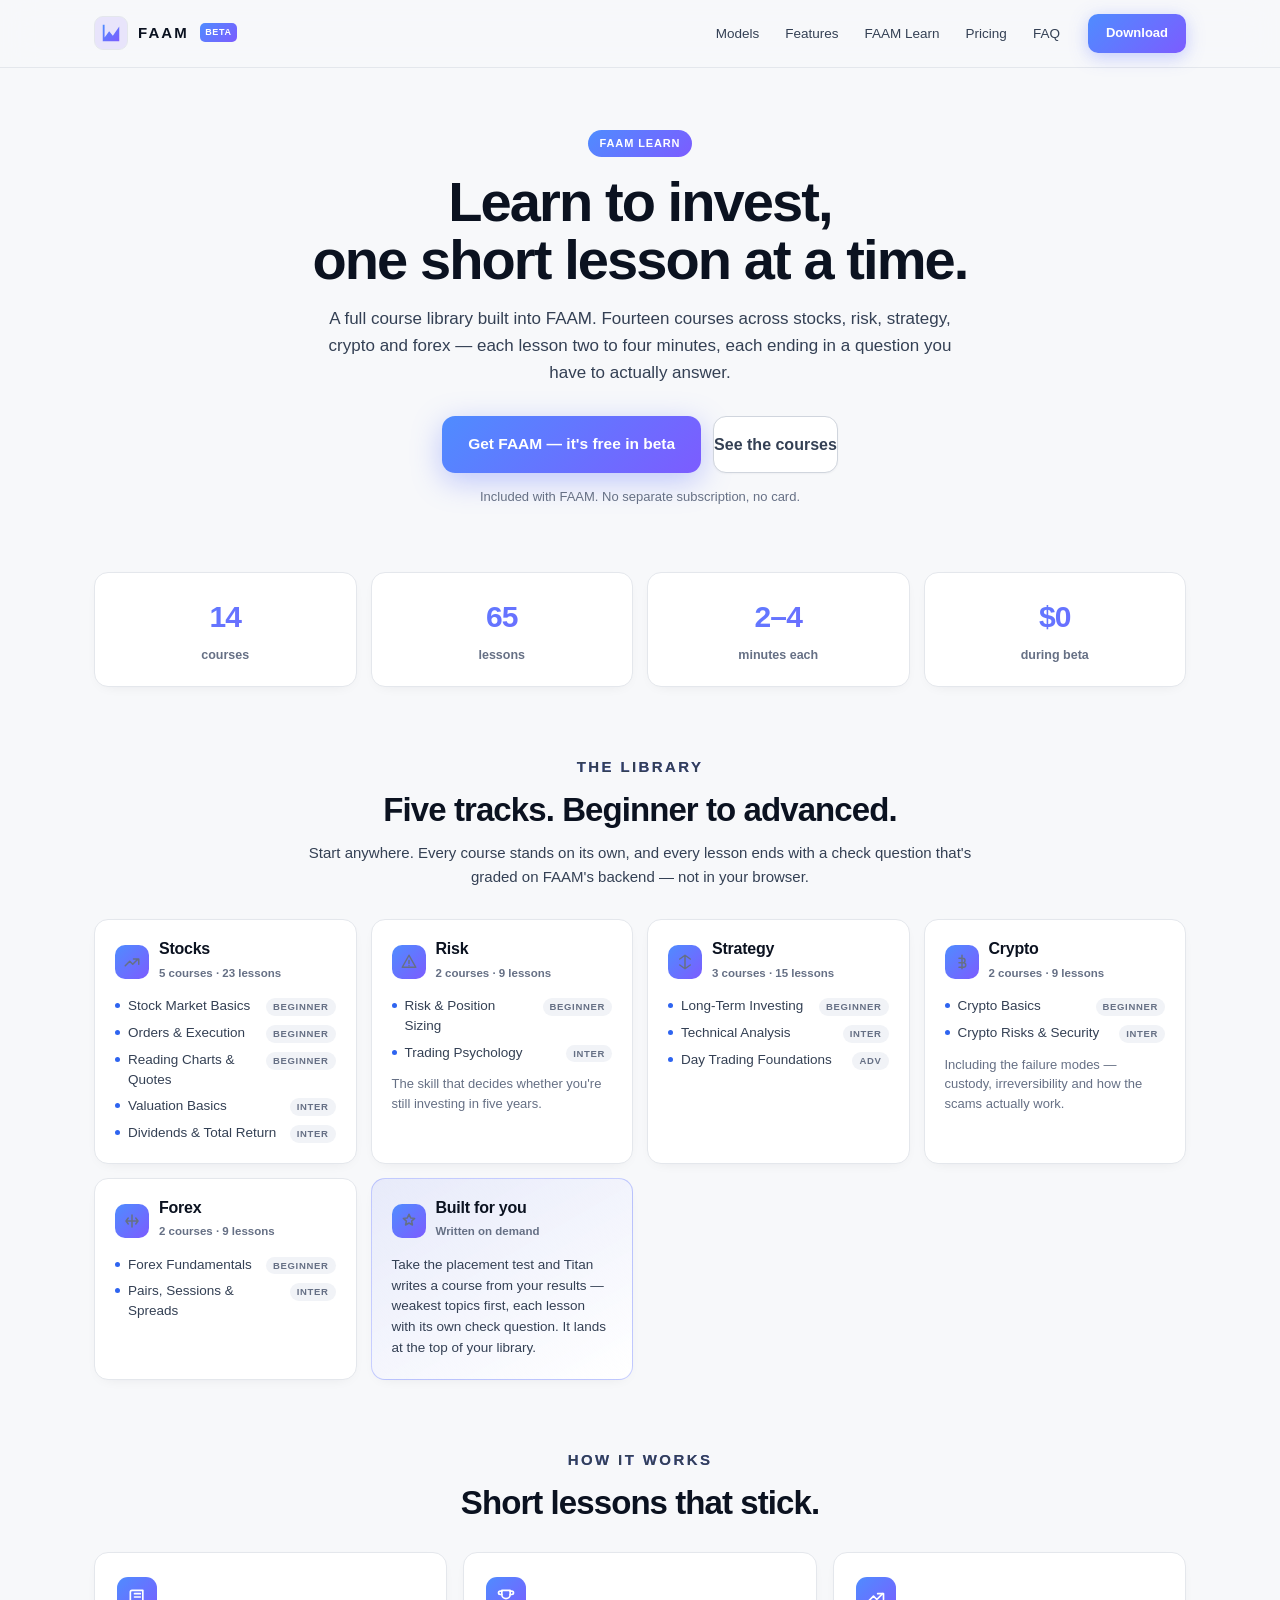
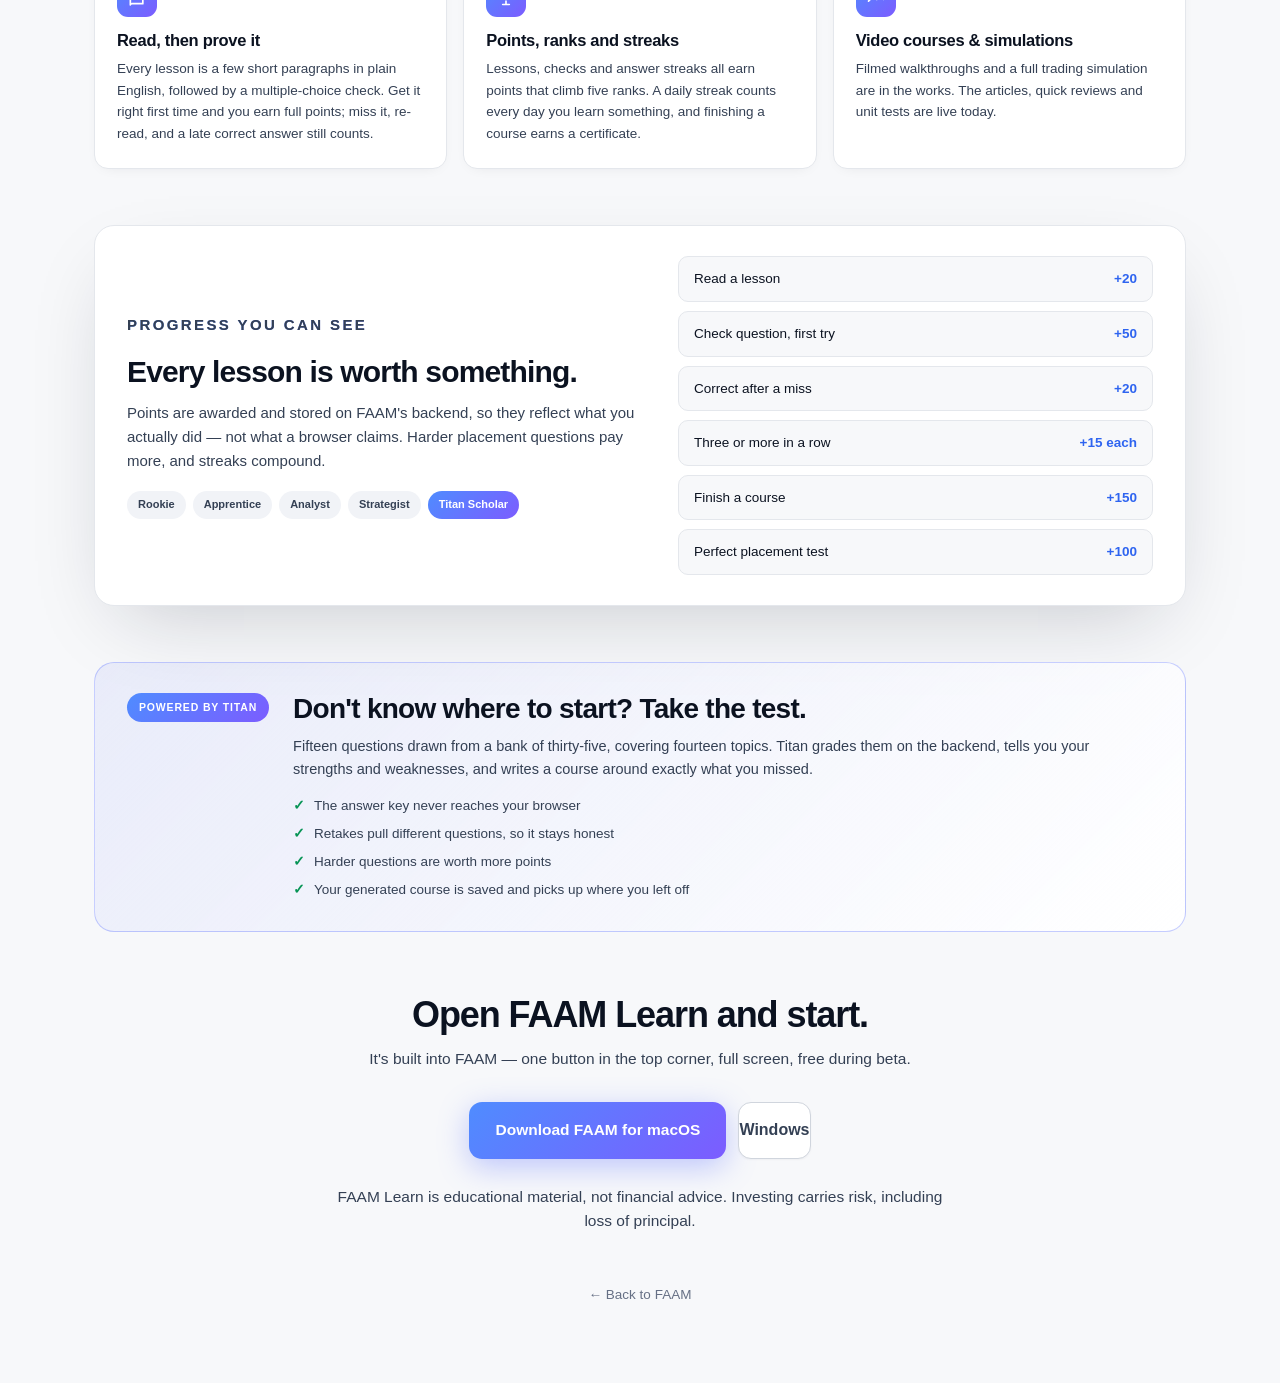
<file: FAAMLearn/index.html>
<!DOCTYPE html>
<html lang="en">
<head>
<meta charset="UTF-8">
<meta name="viewport" content="width=device-width, initial-scale=1">
<title>FAAM Learn — 14 courses on stocks, crypto &amp; forex</title>
<meta name="description" content="FAAM Learn is a built-in course library: 14 courses, 65 bite-sized lessons on stocks, risk, strategy, crypto and forex. Earn points, build a streak, collect certificates — free inside FAAM.">
<meta property="og:title" content="FAAM Learn — learn to invest, one short lesson at a time">
<meta property="og:description" content="14 courses. 65 lessons. Two to four minutes each. Points, streaks and certificates, plus a placement test that builds a course around what you actually missed.">
<link rel="icon" href="../favicon.svg">
<link rel="stylesheet" href="../landing.css">
<style>
  /* ---- FAAM Learn page — layered on top of the shared landing styles ---- */
  .fl-hero { max-width: var(--maxw); margin: 0 auto; padding: 62px 24px 30px; text-align: center; }
  .fl-hero .kicker { justify-content: center; }
  .fl-badge {
    display: inline-block; background: var(--grad); color: #fff; padding: 5px 12px;
    border-radius: 999px; font-weight: 800; letter-spacing: .08em; font-size: 11px;
  }
  .fl-hero h1 { font-size: clamp(32px, 5.2vw, 56px); letter-spacing: -.034em; margin: 16px 0 16px; line-height: 1.03; }
  .fl-hero .lead { max-width: 660px; margin: 0 auto; color: var(--text-2); font-size: 17px; line-height: 1.6; }
  .fl-cta { display: flex; gap: 12px; justify-content: center; flex-wrap: wrap; margin-top: 30px; }
  .fl-note { margin-top: 14px; font-size: 13px; color: var(--muted); }

  /* Numbers strip */
  .fl-nums {
    max-width: var(--maxw); margin: 34px auto 0; padding: 0 24px;
    display: grid; grid-template-columns: repeat(4, 1fr); gap: 14px;
  }
  .fl-num {
    background: var(--panel); border: 1px solid var(--line); border-radius: var(--r-md);
    padding: 20px 18px; text-align: center; box-shadow: 0 4px 16px -10px rgba(16,24,40,.16);
  }
  .fl-num b { display: block; font-size: 30px; font-weight: 850; letter-spacing: -.03em; background: var(--grad); -webkit-background-clip: text; background-clip: text; color: transparent; }
  .fl-num span { font-size: 12.5px; color: var(--muted); font-weight: 600; }

  /* Section shell */
  .fl-sec { max-width: var(--maxw); margin: 0 auto; padding: 56px 24px 0; }
  .fl-sec-head { text-align: center; max-width: 700px; margin: 0 auto 30px; }
  .fl-sec-head h2 { font-size: clamp(23px, 3.3vw, 33px); letter-spacing: -.028em; }
  .fl-sec-head p { color: var(--text-2); font-size: 15px; margin-top: 12px; }

  /* Course catalog */
  .fl-tracks { display: grid; grid-template-columns: repeat(auto-fill, minmax(250px, 1fr)); gap: 14px; }
  .fl-track {
    position: relative; background: var(--panel); border: 1px solid var(--line);
    border-radius: var(--r-md); padding: 20px; box-shadow: 0 4px 16px -10px rgba(16,24,40,.16);
  }
  .fl-track-h { display: flex; align-items: center; gap: 10px; margin-bottom: 12px; }
  .fl-track-ic {
    flex: none; width: 34px; height: 34px; border-radius: 10px; display: grid; place-items: center;
    color: #fff; background: var(--grad);
  }
  .fl-track-h h3 { font-size: 16px; letter-spacing: -.015em; }
  .fl-track-h span { font-size: 11.5px; color: var(--muted); font-weight: 650; }
  .fl-track ul { display: grid; gap: 7px; }
  .fl-track li {
    display: flex; align-items: baseline; gap: 8px; font-size: 13.5px; color: var(--text-2); line-height: 1.45;
  }
  .fl-track li::before { content: ""; flex: none; width: 5px; height: 5px; border-radius: 50%; background: var(--blue); transform: translateY(-2px); }
  .fl-lvl {
    font-size: 9.5px; font-weight: 800; letter-spacing: .07em; text-transform: uppercase;
    color: var(--muted); background: var(--panel-2); padding: 2px 7px; border-radius: 999px; margin-left: auto;
  }

  /* Feature rows */
  .fl-feats { display: grid; grid-template-columns: repeat(3, 1fr); gap: 16px; }
  .fl-feat {
    background: var(--panel); border: 1px solid var(--line); border-radius: var(--r-md);
    padding: 24px 22px; box-shadow: 0 4px 16px -10px rgba(16,24,40,.16);
  }
  .fl-feat-ic {
    width: 40px; height: 40px; border-radius: 11px; display: grid; place-items: center;
    color: #fff; background: var(--grad); margin-bottom: 14px;
  }
  .fl-feat h3 { font-size: 16.5px; margin-bottom: 8px; letter-spacing: -.018em; }
  .fl-feat p { font-size: 13.5px; color: var(--text-2); line-height: 1.6; }

  /* Points ladder */
  .fl-points {
    display: grid; grid-template-columns: 1.05fr .95fr; gap: 26px; align-items: center;
    background: var(--panel); border: 1px solid var(--line); border-radius: var(--r-lg);
    padding: 30px 32px; box-shadow: var(--shadow-card);
  }
  .fl-points h2 { font-size: clamp(22px, 3vw, 30px); letter-spacing: -.028em; margin-bottom: 12px; }
  .fl-points > div > p { color: var(--text-2); font-size: 15px; line-height: 1.6; margin-bottom: 18px; }
  .fl-ptable { display: grid; gap: 9px; }
  .fl-prow {
    display: flex; align-items: center; justify-content: space-between; gap: 14px;
    padding: 11px 15px; border: 1px solid var(--line); border-radius: var(--r-sm); background: var(--bg);
    font-size: 13.5px;
  }
  .fl-prow b { font-weight: 800; color: var(--blue); font-variant-numeric: tabular-nums; }
  .fl-ranks { display: flex; flex-wrap: wrap; gap: 7px; margin-top: 16px; }
  .fl-rank {
    font-size: 11px; font-weight: 750; padding: 5px 11px; border-radius: 999px;
    background: var(--panel-2); color: var(--text-2);
  }
  .fl-rank.top { background: var(--grad); color: #fff; }

  /* Placement-test callout */
  .fl-titan {
    display: flex; gap: 24px; align-items: flex-start; flex-wrap: wrap;
    background: linear-gradient(135deg, rgba(94,116,255,.09), var(--panel));
    border: 1px solid rgba(94,116,255,.34); border-radius: var(--r-lg); padding: 30px 32px;
  }
  .fl-titan-badge {
    flex: none; background: var(--grad); color: #fff; font-size: 10.5px; font-weight: 800;
    letter-spacing: .08em; padding: 6px 12px; border-radius: 999px;
  }
  .fl-titan-copy { flex: 1; min-width: 280px; }
  .fl-titan-copy h2 { font-size: clamp(21px, 2.8vw, 28px); letter-spacing: -.026em; margin-bottom: 10px; }
  .fl-titan-copy p { color: var(--text-2); font-size: 14.5px; line-height: 1.6; margin-bottom: 14px; }
  .fl-titan-copy ul { display: grid; gap: 8px; }
  .fl-titan-copy li { display: flex; gap: 9px; font-size: 13.5px; color: var(--text-2); line-height: 1.5; }
  .fl-titan-copy li::before { content: "✓"; color: var(--up); font-weight: 800; flex: none; }

  /* Final CTA */
  .fl-final { max-width: 760px; margin: 0 auto; padding: 62px 24px 76px; text-align: center; }
  .fl-final h2 { font-size: clamp(25px, 3.6vw, 36px); letter-spacing: -.03em; margin-bottom: 12px; }
  .fl-final p { color: var(--text-2); font-size: 15.5px; margin-bottom: 24px; }
  .fl-back { display: inline-block; margin-top: 26px; color: var(--muted); font-size: 13.5px; }
  .fl-back:hover { color: var(--text); }
  .fl-legal { margin-top: 26px; font-size: 12px; color: var(--muted); line-height: 1.6; max-width: 620px; margin-inline: auto; }

  @media (max-width: 900px) {
    .fl-feats { grid-template-columns: 1fr; }
    .fl-points { grid-template-columns: 1fr; }
    .fl-nums { grid-template-columns: repeat(2, 1fr); }
  }
</style>
</head>
<body>
  <header class="nav">
    <div class="nav-inner">
      <a class="brand" href="../">
        <span class="logo-mark">
          <svg viewBox="0 0 24 24" width="22" height="22" aria-hidden="true">
            <defs><linearGradient id="lgNav" x1="0" y1="0" x2="1" y2="1">
              <stop offset="0%" stop-color="#4f8cff"/><stop offset="100%" stop-color="#7c5cff"/>
            </linearGradient></defs>
            <path fill="url(#lgNav)" d="M3 21V3h2v14l5-7 4 5 7-10v16H3z"/>
          </svg>
        </span>
        <span class="logo">FAAM <span class="brand-beta">BETA</span></span>
      </a>
      <nav class="nav-links" aria-label="Sections">
        <a href="../#models">Models</a>
        <a href="../#features">Features</a>
        <a href="./" aria-current="page">FAAM Learn</a>
        <a href="../#pricing">Pricing</a>
        <a href="../#faq">FAQ</a>
      </nav>
      <div class="nav-actions">
        <a class="nav-cta" href="../FAAM.zip">Download</a>
      </div>
    </div>
  </header>

  <main>
    <!-- HERO -->
    <section class="fl-hero">
      <p class="kicker"><span class="fl-badge">FAAM LEARN</span></p>
      <h1>Learn to invest,<br>one short lesson at a time.</h1>
      <p class="lead">A full course library built into FAAM. Fourteen courses across stocks, risk, strategy, crypto and forex — each lesson two to four minutes, each ending in a question you have to actually answer.</p>
      <div class="fl-cta">
        <a href="../FAAM.zip" class="btn btn-primary btn-xl">Get FAAM — it's free in beta</a>
        <a href="#courses" class="btn btn-ghost">See the courses</a>
      </div>
      <p class="fl-note">Included with FAAM. No separate subscription, no card.</p>
    </section>

    <div class="fl-nums">
      <div class="fl-num"><b>14</b><span>courses</span></div>
      <div class="fl-num"><b>65</b><span>lessons</span></div>
      <div class="fl-num"><b>2–4</b><span>minutes each</span></div>
      <div class="fl-num"><b>$0</b><span>during beta</span></div>
    </div>

    <!-- COURSES -->
    <section class="fl-sec" id="courses">
      <div class="fl-sec-head">
        <p class="kicker">The library</p>
        <h2>Five tracks. Beginner to advanced.</h2>
        <p>Start anywhere. Every course stands on its own, and every lesson ends with a check question that's graded on FAAM's backend — not in your browser.</p>
      </div>
      <div class="fl-tracks">

        <article class="fl-track">
          <div class="fl-track-h">
            <span class="fl-track-ic" aria-hidden="true"><svg viewBox="0 0 24 24" width="18" height="18" fill="none" stroke="currentColor" stroke-width="2" stroke-linecap="round" stroke-linejoin="round"><path d="M3 17l6-6 4 4 7-7M14 8h7v7"/></svg></span>
            <div><h3>Stocks</h3><span>5 courses · 23 lessons</span></div>
          </div>
          <ul>
            <li>Stock Market Basics<span class="fl-lvl">Beginner</span></li>
            <li>Orders &amp; Execution<span class="fl-lvl">Beginner</span></li>
            <li>Reading Charts &amp; Quotes<span class="fl-lvl">Beginner</span></li>
            <li>Valuation Basics<span class="fl-lvl">Inter</span></li>
            <li>Dividends &amp; Total Return<span class="fl-lvl">Inter</span></li>
          </ul>
        </article>

        <article class="fl-track">
          <div class="fl-track-h">
            <span class="fl-track-ic" aria-hidden="true"><svg viewBox="0 0 24 24" width="18" height="18" fill="none" stroke="currentColor" stroke-width="2" stroke-linecap="round" stroke-linejoin="round"><path d="M12 3l9 16H3z"/><path d="M12 10v4M12 17h.01"/></svg></span>
            <div><h3>Risk</h3><span>2 courses · 9 lessons</span></div>
          </div>
          <ul>
            <li>Risk &amp; Position Sizing<span class="fl-lvl">Beginner</span></li>
            <li>Trading Psychology<span class="fl-lvl">Inter</span></li>
          </ul>
          <p style="margin-top:12px;font-size:13px;color:var(--muted);line-height:1.5">The skill that decides whether you're still investing in five years.</p>
        </article>

        <article class="fl-track">
          <div class="fl-track-h">
            <span class="fl-track-ic" aria-hidden="true"><svg viewBox="0 0 24 24" width="18" height="18" fill="none" stroke="currentColor" stroke-width="2" stroke-linecap="round" stroke-linejoin="round"><path d="M12 3v18M5 8l7-5 7 5M5 16l7 5 7-5"/></svg></span>
            <div><h3>Strategy</h3><span>3 courses · 15 lessons</span></div>
          </div>
          <ul>
            <li>Long-Term Investing<span class="fl-lvl">Beginner</span></li>
            <li>Technical Analysis<span class="fl-lvl">Inter</span></li>
            <li>Day Trading Foundations<span class="fl-lvl">Adv</span></li>
          </ul>
        </article>

        <article class="fl-track">
          <div class="fl-track-h">
            <span class="fl-track-ic" aria-hidden="true"><svg viewBox="0 0 24 24" width="18" height="18" fill="none" stroke="currentColor" stroke-width="2" stroke-linecap="round" stroke-linejoin="round"><path d="M12 3v18M8 7h5a3 3 0 0 1 0 6H8h6a3 3 0 0 1 0 6H8"/></svg></span>
            <div><h3>Crypto</h3><span>2 courses · 9 lessons</span></div>
          </div>
          <ul>
            <li>Crypto Basics<span class="fl-lvl">Beginner</span></li>
            <li>Crypto Risks &amp; Security<span class="fl-lvl">Inter</span></li>
          </ul>
          <p style="margin-top:12px;font-size:13px;color:var(--muted);line-height:1.5">Including the failure modes — custody, irreversibility and how the scams actually work.</p>
        </article>

        <article class="fl-track">
          <div class="fl-track-h">
            <span class="fl-track-ic" aria-hidden="true"><svg viewBox="0 0 24 24" width="18" height="18" fill="none" stroke="currentColor" stroke-width="2" stroke-linecap="round" stroke-linejoin="round"><path d="M4 12h16M12 4v16M7 8l-3 4 3 4M17 8l3 4-3 4"/></svg></span>
            <div><h3>Forex</h3><span>2 courses · 9 lessons</span></div>
          </div>
          <ul>
            <li>Forex Fundamentals<span class="fl-lvl">Beginner</span></li>
            <li>Pairs, Sessions &amp; Spreads<span class="fl-lvl">Inter</span></li>
          </ul>
        </article>

        <article class="fl-track" style="background:linear-gradient(150deg, rgba(94,116,255,.10), var(--panel));border-color:rgba(94,116,255,.34)">
          <div class="fl-track-h">
            <span class="fl-track-ic" aria-hidden="true"><svg viewBox="0 0 24 24" width="18" height="18" fill="none" stroke="currentColor" stroke-width="2" stroke-linecap="round" stroke-linejoin="round"><path d="M12 3l2.2 4.9 5.3.6-4 3.6 1.1 5.2L12 14.7 7.4 17.3l1.1-5.2-4-3.6 5.3-.6z"/></svg></span>
            <div><h3>Built for you</h3><span>Written on demand</span></div>
          </div>
          <p style="font-size:13.5px;color:var(--text-2);line-height:1.55">Take the placement test and Titan writes a course from your results — weakest topics first, each lesson with its own check question. It lands at the top of your library.</p>
        </article>

      </div>
    </section>

    <!-- HOW IT WORKS -->
    <section class="fl-sec">
      <div class="fl-sec-head">
        <p class="kicker">How it works</p>
        <h2>Short lessons that stick.</h2>
      </div>
      <div class="fl-feats">
        <div class="fl-feat">
          <span class="fl-feat-ic" aria-hidden="true"><svg viewBox="0 0 24 24" width="20" height="20" fill="none" stroke="currentColor" stroke-width="2" stroke-linecap="round" stroke-linejoin="round"><path d="M4 19.5V6a2 2 0 0 1 2-2h13v16H6a2 2 0 0 0-2 1.5z"/><path d="M9 8h7M9 12h7"/></svg></span>
          <h3>Read, then prove it</h3>
          <p>Every lesson is a few short paragraphs in plain English, followed by a multiple-choice check. Get it right first time and you earn full points; miss it, re-read, and a late correct answer still counts.</p>
        </div>
        <div class="fl-feat">
          <span class="fl-feat-ic" aria-hidden="true"><svg viewBox="0 0 24 24" width="20" height="20" fill="none" stroke="currentColor" stroke-width="2" stroke-linecap="round" stroke-linejoin="round"><path d="M8 21h8M12 17v4"/><path d="M7 4h10v5a5 5 0 0 1-10 0V4z"/><path d="M17 5h2a2 2 0 0 1 0 4h-2M7 5H5a2 2 0 0 0 0 4h2"/></svg></span>
          <h3>Points, ranks and streaks</h3>
          <p>Lessons, checks and answer streaks all earn points that climb five ranks. A daily streak counts every day you learn something, and finishing a course earns a certificate.</p>
        </div>
        <div class="fl-feat">
          <span class="fl-feat-ic" aria-hidden="true"><svg viewBox="0 0 24 24" width="20" height="20" fill="none" stroke="currentColor" stroke-width="2" stroke-linecap="round" stroke-linejoin="round"><path d="M3 17l6-6 4 4 7-7"/><path d="M14 8h7v7"/></svg></span>
          <h3>Video courses &amp; simulations</h3>
          <p>Filmed walkthroughs and a full trading simulation are in the works. The articles, quick reviews and unit tests are live today.</p>
        </div>
      </div>
    </section>

    <!-- POINTS -->
    <section class="fl-sec">
      <div class="fl-points">
        <div>
          <p class="kicker">Progress you can see</p>
          <h2>Every lesson is worth something.</h2>
          <p>Points are awarded and stored on FAAM's backend, so they reflect what you actually did — not what a browser claims. Harder placement questions pay more, and streaks compound.</p>
          <div class="fl-ranks">
            <span class="fl-rank">Rookie</span>
            <span class="fl-rank">Apprentice</span>
            <span class="fl-rank">Analyst</span>
            <span class="fl-rank">Strategist</span>
            <span class="fl-rank top">Titan Scholar</span>
          </div>
        </div>
        <div class="fl-ptable">
          <div class="fl-prow"><span>Read a lesson</span><b>+20</b></div>
          <div class="fl-prow"><span>Check question, first try</span><b>+50</b></div>
          <div class="fl-prow"><span>Correct after a miss</span><b>+20</b></div>
          <div class="fl-prow"><span>Three or more in a row</span><b>+15 each</b></div>
          <div class="fl-prow"><span>Finish a course</span><b>+150</b></div>
          <div class="fl-prow"><span>Perfect placement test</span><b>+100</b></div>
        </div>
      </div>
    </section>

    <!-- TITAN PLACEMENT -->
    <section class="fl-sec">
      <div class="fl-titan">
        <span class="fl-titan-badge">POWERED BY TITAN</span>
        <div class="fl-titan-copy">
          <h2>Don't know where to start? Take the test.</h2>
          <p>Fifteen questions drawn from a bank of thirty-five, covering fourteen topics. Titan grades them on the backend, tells you your strengths and weaknesses, and writes a course around exactly what you missed.</p>
          <ul>
            <li>The answer key never reaches your browser</li>
            <li>Retakes pull different questions, so it stays honest</li>
            <li>Harder questions are worth more points</li>
            <li>Your generated course is saved and picks up where you left off</li>
          </ul>
        </div>
      </div>
    </section>

    <!-- FINAL CTA -->
    <section class="fl-final">
      <h2>Open FAAM Learn and start.</h2>
      <p>It's built into FAAM — one button in the top corner, full screen, free during beta.</p>
      <div class="fl-cta">
        <a href="../FAAM.zip" class="btn btn-primary btn-xl">Download FAAM for macOS</a>
        <a href="../FAAM-windows.zip" class="btn btn-ghost">Windows</a>
      </div>
      <p class="fl-legal">FAAM Learn is educational material, not financial advice. Investing carries risk, including loss of principal.</p>
      <div><a class="fl-back" href="../">← Back to FAAM</a></div>
    </section>
  </main>
</body>
</html>
</file>
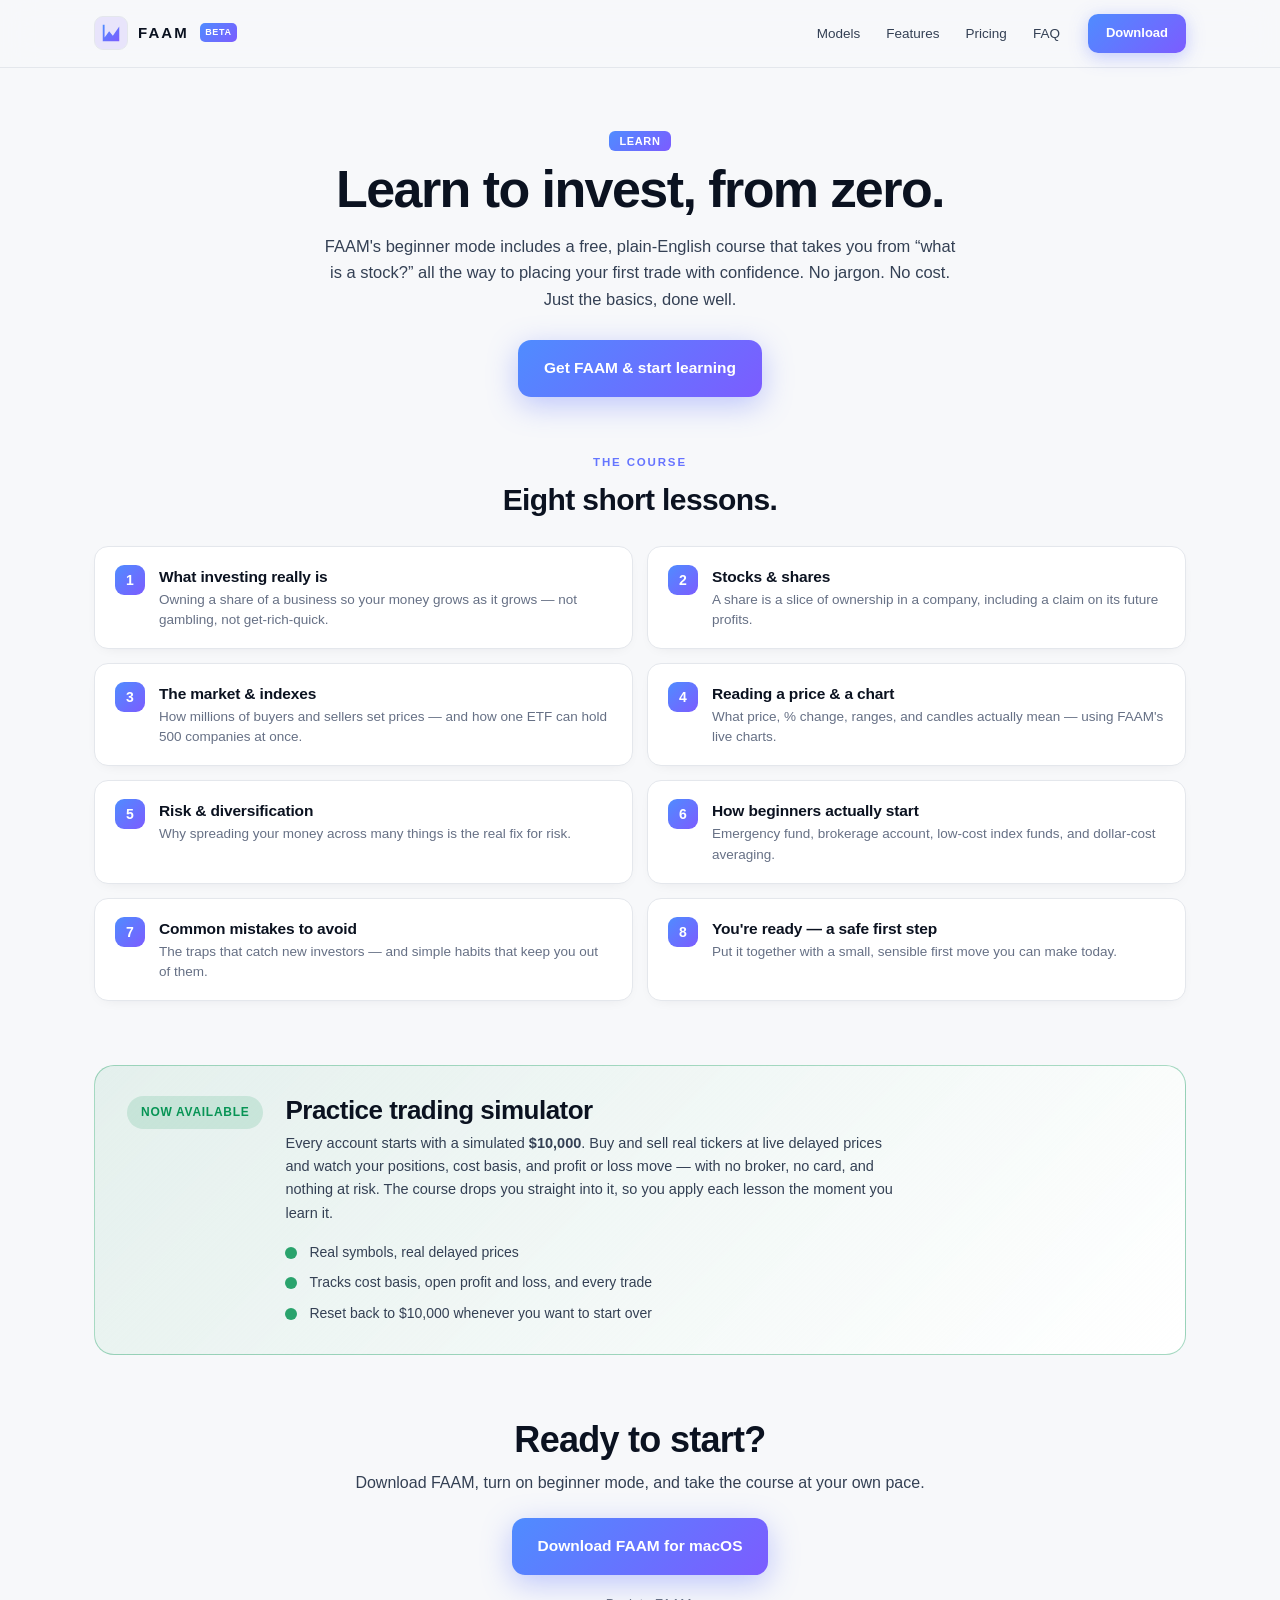
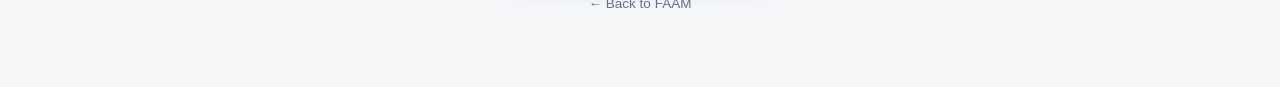
<file: Learn/index.html>
<!DOCTYPE html>
<html lang="en">
<head>
<meta charset="UTF-8">
<meta name="viewport" content="width=device-width, initial-scale=1">
<title>Learn to Invest — FAAM</title>
<meta name="description" content="FAAM's free, plain-English course teaches you to invest from scratch — stocks, charts, risk, and your first trade. Mock trading simulator coming soon.">
<link rel="icon" href="../favicon.svg">
<link rel="stylesheet" href="../landing.css">
<style>
  /* Page-specific layout on top of the shared landing styles */
  .learn-hero { max-width: var(--maxw); margin: 0 auto; padding: 64px 24px 24px; text-align: center; }
  .learn-hero .kicker { justify-content: center; }
  .learn-hero h1 { font-size: clamp(30px, 5vw, 52px); letter-spacing: -.03em; margin: 12px 0 16px; line-height: 1.05; }
  .learn-hero p.lead { max-width: 640px; margin: 0 auto; color: var(--text-2); font-size: 16.5px; line-height: 1.6; }
  .learn-hero .learn-cta { justify-content: center; margin-top: 28px; }

  .lessons { max-width: var(--maxw); margin: 0 auto; padding: 32px 24px; }
  .lessons-head { text-align: center; margin-bottom: 28px; }
  .lessons-head h2 { font-size: clamp(22px, 3vw, 30px); letter-spacing: -.02em; }
  .lesson-grid { display: grid; grid-template-columns: repeat(2, 1fr); gap: 14px; }
  .lesson-item {
    display: flex; gap: 14px; align-items: flex-start; background: var(--panel);
    border: 1px solid var(--line); border-radius: var(--r-md); padding: 18px 20px;
    box-shadow: 0 4px 16px -10px rgba(16,24,40,.16);
  }
  .lesson-item .n {
    flex: none; width: 30px; height: 30px; border-radius: 9px; display: grid; place-items: center;
    font-size: 14px; font-weight: 800; color: #fff; background: var(--grad);
  }
  .lesson-item h3 { font-size: 15.5px; margin: 3px 0 4px; letter-spacing: -.01em; }
  .lesson-item p { font-size: 13.5px; color: var(--muted); line-height: 1.5; }

  .soon {
    max-width: var(--maxw); margin: 8px auto 0; padding: 24px;
  }
  .soon-card {
    display: flex; gap: 22px; align-items: flex-start; flex-wrap: wrap;
    background: linear-gradient(135deg, rgba(7,148,85,.08), var(--panel));
    border: 1px solid rgba(7,148,85,.35); border-radius: var(--r-lg); padding: 30px 32px;
  }
  .soon-badge {
    flex: none; font-size: 12px; font-weight: 800; letter-spacing: .06em; color: var(--up);
    background: rgba(7,148,85,.14); padding: 7px 14px; border-radius: 999px;
  }
  .soon-points { list-style: none; padding: 0; margin: 16px 0 0; display: grid; gap: 8px; }
  .soon-points li { position: relative; padding-left: 24px; color: var(--text-2); font-size: 14px; }
  .soon-points li::before {
    content: ""; position: absolute; left: 0; top: 6px; width: 12px; height: 12px;
    border-radius: 50%; background: var(--up); opacity: .85;
  }
  .soon-card h2 { font-size: clamp(20px, 2.6vw, 26px); letter-spacing: -.02em; margin-bottom: 6px; }
  .soon-card p { color: var(--text-2); font-size: 14.5px; max-width: 620px; line-height: 1.6; }
  .soon-copy { flex: 1 1 320px; }

  .learn-final { max-width: var(--maxw); margin: 0 auto; padding: 40px 24px 72px; text-align: center; }
  .learn-final h2 { font-size: clamp(24px, 3.4vw, 36px); letter-spacing: -.02em; margin-bottom: 10px; }
  .learn-final p { color: var(--text-2); margin-bottom: 22px; }
  .backlink { display: inline-flex; align-items: center; gap: 6px; margin-top: 18px; color: var(--muted); font-size: 13.5px; }
  .backlink:hover { color: var(--text); }

  @media (max-width: 720px) { .lesson-grid { grid-template-columns: 1fr; } }
</style>
</head>
<body>
  <header class="nav">
    <div class="nav-inner">
      <a class="brand" href="../">
        <span class="logo-mark">
          <svg viewBox="0 0 24 24" width="22" height="22" aria-hidden="true">
            <defs><linearGradient id="lgNav" x1="0" y1="0" x2="1" y2="1">
              <stop offset="0%" stop-color="#4f8cff"/><stop offset="100%" stop-color="#7c5cff"/>
            </linearGradient></defs>
            <path fill="url(#lgNav)" d="M3 21V3h2v14l5-7 4 5 7-10v16H3z"/>
          </svg>
        </span>
        <span class="logo">FAAM <span class="brand-beta">BETA</span></span>
      </a>
      <nav class="nav-links" aria-label="Sections">
        <a href="../#models">Models</a>
        <a href="../#features">Features</a>
        <a href="../#pricing">Pricing</a>
        <a href="../#faq">FAQ</a>
      </nav>
      <div class="nav-actions">
        <a class="nav-cta" href="../FAAM.zip">Download</a>
      </div>
    </div>
  </header>

  <main>
    <!-- HERO -->
    <section class="learn-hero">
      <p class="kicker"><span class="learn-badge" style="background:var(--grad);color:#fff;padding:4px 10px;border-radius:6px;font-weight:800;letter-spacing:.06em;font-size:11px">LEARN</span></p>
      <h1>Learn to invest, from zero.</h1>
      <p class="lead">FAAM's beginner mode includes a free, plain-English course that takes you from “what is a stock?” all the way to placing your first trade with confidence. No jargon. No cost. Just the basics, done well.</p>
      <div class="learn-cta">
        <a href="../FAAM.zip" class="btn btn-primary btn-xl">Get FAAM &amp; start learning</a>
      </div>
    </section>

    <!-- LESSONS -->
    <section class="lessons">
      <div class="lessons-head">
        <p class="kicker">The course</p>
        <h2>Eight short lessons.</h2>
      </div>
      <div class="lesson-grid">
        <div class="lesson-item"><span class="n">1</span><div><h3>What investing really is</h3><p>Owning a share of a business so your money grows as it grows — not gambling, not get-rich-quick.</p></div></div>
        <div class="lesson-item"><span class="n">2</span><div><h3>Stocks &amp; shares</h3><p>A share is a slice of ownership in a company, including a claim on its future profits.</p></div></div>
        <div class="lesson-item"><span class="n">3</span><div><h3>The market &amp; indexes</h3><p>How millions of buyers and sellers set prices — and how one ETF can hold 500 companies at once.</p></div></div>
        <div class="lesson-item"><span class="n">4</span><div><h3>Reading a price &amp; a chart</h3><p>What price, % change, ranges, and candles actually mean — using FAAM's live charts.</p></div></div>
        <div class="lesson-item"><span class="n">5</span><div><h3>Risk &amp; diversification</h3><p>Why spreading your money across many things is the real fix for risk.</p></div></div>
        <div class="lesson-item"><span class="n">6</span><div><h3>How beginners actually start</h3><p>Emergency fund, brokerage account, low-cost index funds, and dollar-cost averaging.</p></div></div>
        <div class="lesson-item"><span class="n">7</span><div><h3>Common mistakes to avoid</h3><p>The traps that catch new investors — and simple habits that keep you out of them.</p></div></div>
        <div class="lesson-item"><span class="n">8</span><div><h3>You're ready — a safe first step</h3><p>Put it together with a small, sensible first move you can make today.</p></div></div>
      </div>
    </section>

    <!-- PRACTICE TRADING -->
    <section class="soon">
      <div class="soon-card">
        <span class="soon-badge">NOW AVAILABLE</span>
        <div class="soon-copy">
          <h2>Practice trading simulator</h2>
          <p>Every account starts with a simulated <b>$10,000</b>. Buy and sell real tickers at live delayed prices and watch your positions, cost basis, and profit or loss move — with no broker, no card, and nothing at risk. The course drops you straight into it, so you apply each lesson the moment you learn it.</p>
          <ul class="soon-points">
            <li>Real symbols, real delayed prices</li>
            <li>Tracks cost basis, open profit and loss, and every trade</li>
            <li>Reset back to $10,000 whenever you want to start over</li>
          </ul>
        </div>
      </div>
    </section>

    <!-- FINAL CTA -->
    <section class="learn-final">
      <h2>Ready to start?</h2>
      <p>Download FAAM, turn on beginner mode, and take the course at your own pace.</p>
      <div class="learn-cta" style="justify-content:center">
        <a href="../FAAM.zip" class="btn btn-primary btn-xl">Download FAAM for macOS</a>
      </div>
      <div><a class="backlink" href="../">← Back to FAAM</a></div>
    </section>
  </main>
</body>
</html>
</file>
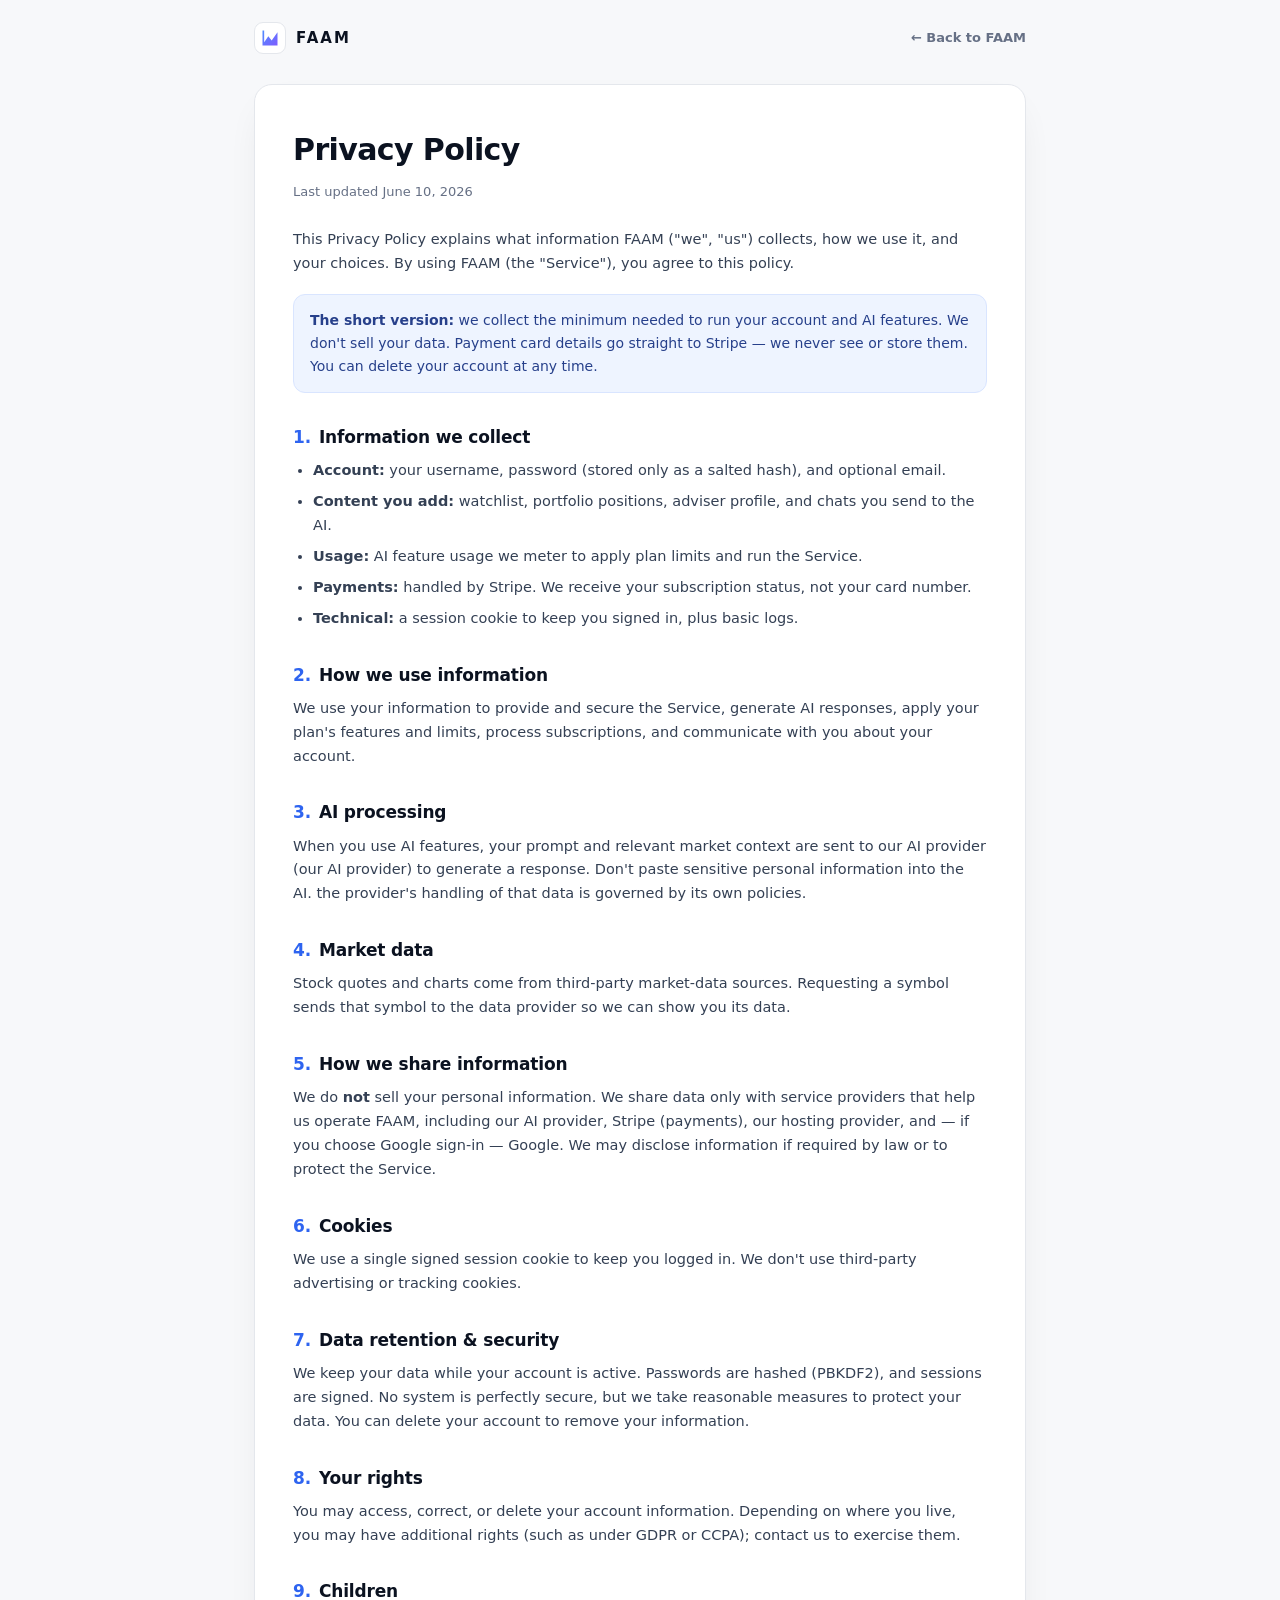
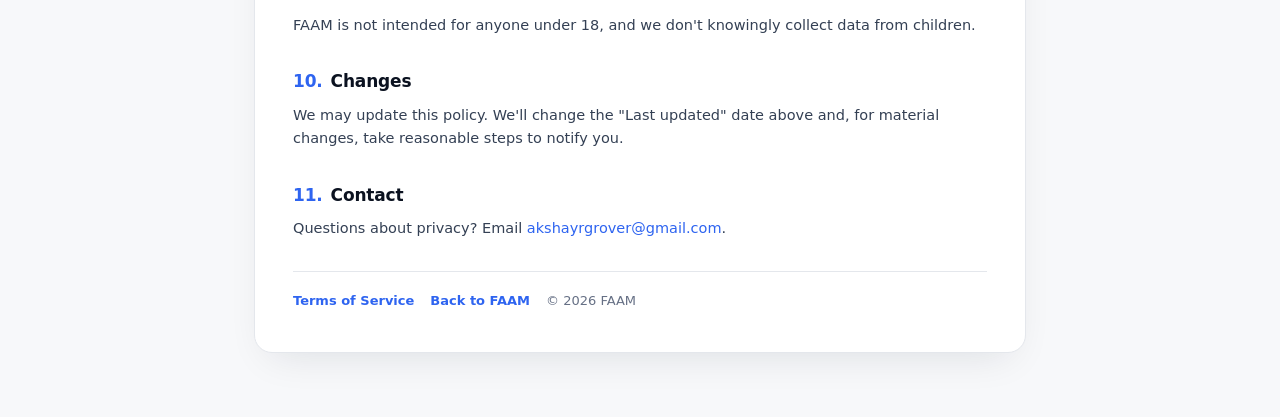
<file: privacy.html>
<!doctype html>
<html lang="en">
<head>
  <meta charset="utf-8" />
  <meta name="viewport" content="width=device-width,initial-scale=1" />
  <title>FAAM · Privacy Policy</title>
  <meta name="description" content="FAAM Privacy Policy." />
  <link rel="icon" href="favicon.svg" type="image/svg+xml" />
  <link rel="preconnect" href="https://rsms.me" />
  <link rel="stylesheet" href="https://rsms.me/inter/inter.css" />
  <style>
    :root{
      --bg:#F7F8FA; --panel:#fff; --border:#E4E7EC; --text:#0B1220; --text-2:#344054;
      --muted:#667085; --accent:#2E64F0; --accent-2:#6E56CF;
    }
    *{box-sizing:border-box}
    body{margin:0;background:var(--bg);color:var(--text);font-family:'Inter',-apple-system,system-ui,sans-serif;
      -webkit-font-smoothing:antialiased;line-height:1.65}
    .topbar{display:flex;align-items:center;justify-content:space-between;max-width:820px;margin:0 auto;padding:22px 24px}
    .brand{display:flex;align-items:center;gap:10px;text-decoration:none;color:var(--text)}
    .logo-mark{width:32px;height:32px;border-radius:9px;background:var(--panel);border:1px solid var(--border);display:grid;place-items:center}
    .logo{font-weight:800;letter-spacing:.14em;font-size:15px}
    .back{color:var(--muted);text-decoration:none;font-size:13px;font-weight:600}
    .back:hover{color:var(--accent)}
    main{max-width:820px;margin:0 auto;padding:8px 24px 64px}
    .doc{background:var(--panel);border:1px solid var(--border);border-radius:18px;padding:40px 38px;
      box-shadow:0 16px 40px -16px rgba(16,24,40,.12)}
    h1{font-size:30px;font-weight:800;letter-spacing:-.02em;margin:0 0 6px}
    .updated{color:var(--muted);font-size:13px;margin:0 0 26px}
    h2{font-size:17px;font-weight:700;margin:30px 0 8px;letter-spacing:-.01em}
    h2 .n{color:var(--accent);margin-right:8px}
    p,li{color:var(--text-2);font-size:14.5px;margin:0 0 12px}
    ul{margin:0 0 12px;padding-left:20px}
    li{margin-bottom:7px}
    a{color:var(--accent);text-decoration:none}
    a:hover{text-decoration:underline}
    .tldr{background:#EEF4FF;border:1px solid #D9E5FF;border-radius:12px;padding:14px 16px;margin:18px 0}
    .tldr p{color:#27408B;margin:0;font-size:14px}
    .docfoot{display:flex;gap:16px;flex-wrap:wrap;margin-top:30px;padding-top:18px;border-top:1px solid var(--border);
      font-size:13px;color:var(--muted)}
    .docfoot a{font-weight:600}
  </style>
</head>
<body>
  <header class="topbar">
    <a class="brand" href="./">
      <span class="logo-mark">
        <svg viewBox="0 0 24 24" width="20" height="20"><defs><linearGradient id="g" x1="0" y1="0" x2="1" y2="1"><stop offset="0%" stop-color="#4f8cff"/><stop offset="100%" stop-color="#7c5cff"/></linearGradient></defs><path fill="url(#g)" d="M3 21V3h2v14l5-7 4 5 7-10v16H3z"/></svg>
      </span>
      <span class="logo">FAAM</span>
    </a>
    <a class="back" href="./">← Back to FAAM</a>
  </header>

  <main>
    <article class="doc">
      <h1>Privacy Policy</h1>
      <p class="updated">Last updated June 10, 2026</p>

      <p>This Privacy Policy explains what information FAAM ("we", "us") collects, how we use it,
      and your choices. By using FAAM (the "Service"), you agree to this policy.</p>

      <div class="tldr">
        <p><strong>The short version:</strong> we collect the minimum needed to run your account and
        AI features. We don't sell your data. Payment card details go straight to Stripe — we never
        see or store them. You can delete your account at any time.</p>
      </div>

      <h2><span class="n">1.</span>Information we collect</h2>
      <ul>
        <li><strong>Account:</strong> your username, password (stored only as a salted hash), and optional email.</li>
        <li><strong>Content you add:</strong> watchlist, portfolio positions, adviser profile, and chats you send to the AI.</li>
        <li><strong>Usage:</strong> AI feature usage we meter to apply plan limits and run the Service.</li>
        <li><strong>Payments:</strong> handled by Stripe. We receive your subscription status, not your card number.</li>
        <li><strong>Technical:</strong> a session cookie to keep you signed in, plus basic logs.</li>
      </ul>

      <h2><span class="n">2.</span>How we use information</h2>
      <p>We use your information to provide and secure the Service, generate AI responses, apply your
      plan's features and limits, process subscriptions, and communicate with you about your account.</p>

      <h2><span class="n">3.</span>AI processing</h2>
      <p>When you use AI features, your prompt and relevant market context are sent to our AI provider
      (our AI provider) to generate a response. Don't paste sensitive personal information into the AI. the provider's
      handling of that data is governed by its own policies.</p>

      <h2><span class="n">4.</span>Market data</h2>
      <p>Stock quotes and charts come from third-party market-data sources. Requesting a symbol sends
      that symbol to the data provider so we can show you its data.</p>

      <h2><span class="n">5.</span>How we share information</h2>
      <p>We do <strong>not</strong> sell your personal information. We share data only with service
      providers that help us operate FAAM, including our AI provider, Stripe (payments), our hosting
      provider, and — if you choose Google sign-in — Google. We may disclose information if required
      by law or to protect the Service.</p>

      <h2><span class="n">6.</span>Cookies</h2>
      <p>We use a single signed session cookie to keep you logged in. We don't use third-party
      advertising or tracking cookies.</p>

      <h2><span class="n">7.</span>Data retention &amp; security</h2>
      <p>We keep your data while your account is active. Passwords are hashed (PBKDF2), and sessions
      are signed. No system is perfectly secure, but we take reasonable measures to protect your data.
      You can delete your account to remove your information.</p>

      <h2><span class="n">8.</span>Your rights</h2>
      <p>You may access, correct, or delete your account information. Depending on where you live, you
      may have additional rights (such as under GDPR or CCPA); contact us to exercise them.</p>

      <h2><span class="n">9.</span>Children</h2>
      <p>FAAM is not intended for anyone under 18, and we don't knowingly collect data from children.</p>

      <h2><span class="n">10.</span>Changes</h2>
      <p>We may update this policy. We'll change the "Last updated" date above and, for material
      changes, take reasonable steps to notify you.</p>

      <h2><span class="n">11.</span>Contact</h2>
      <p>Questions about privacy? Email <a href="mailto:akshayrgrover@gmail.com">akshayrgrover@gmail.com</a>.</p>

      <div class="docfoot">
        <a href="terms.html">Terms of Service</a>
        <a href="./">Back to FAAM</a>
        <span>© 2026 FAAM</span>
      </div>
    </article>
  </main>
</body>
</html>
</file>
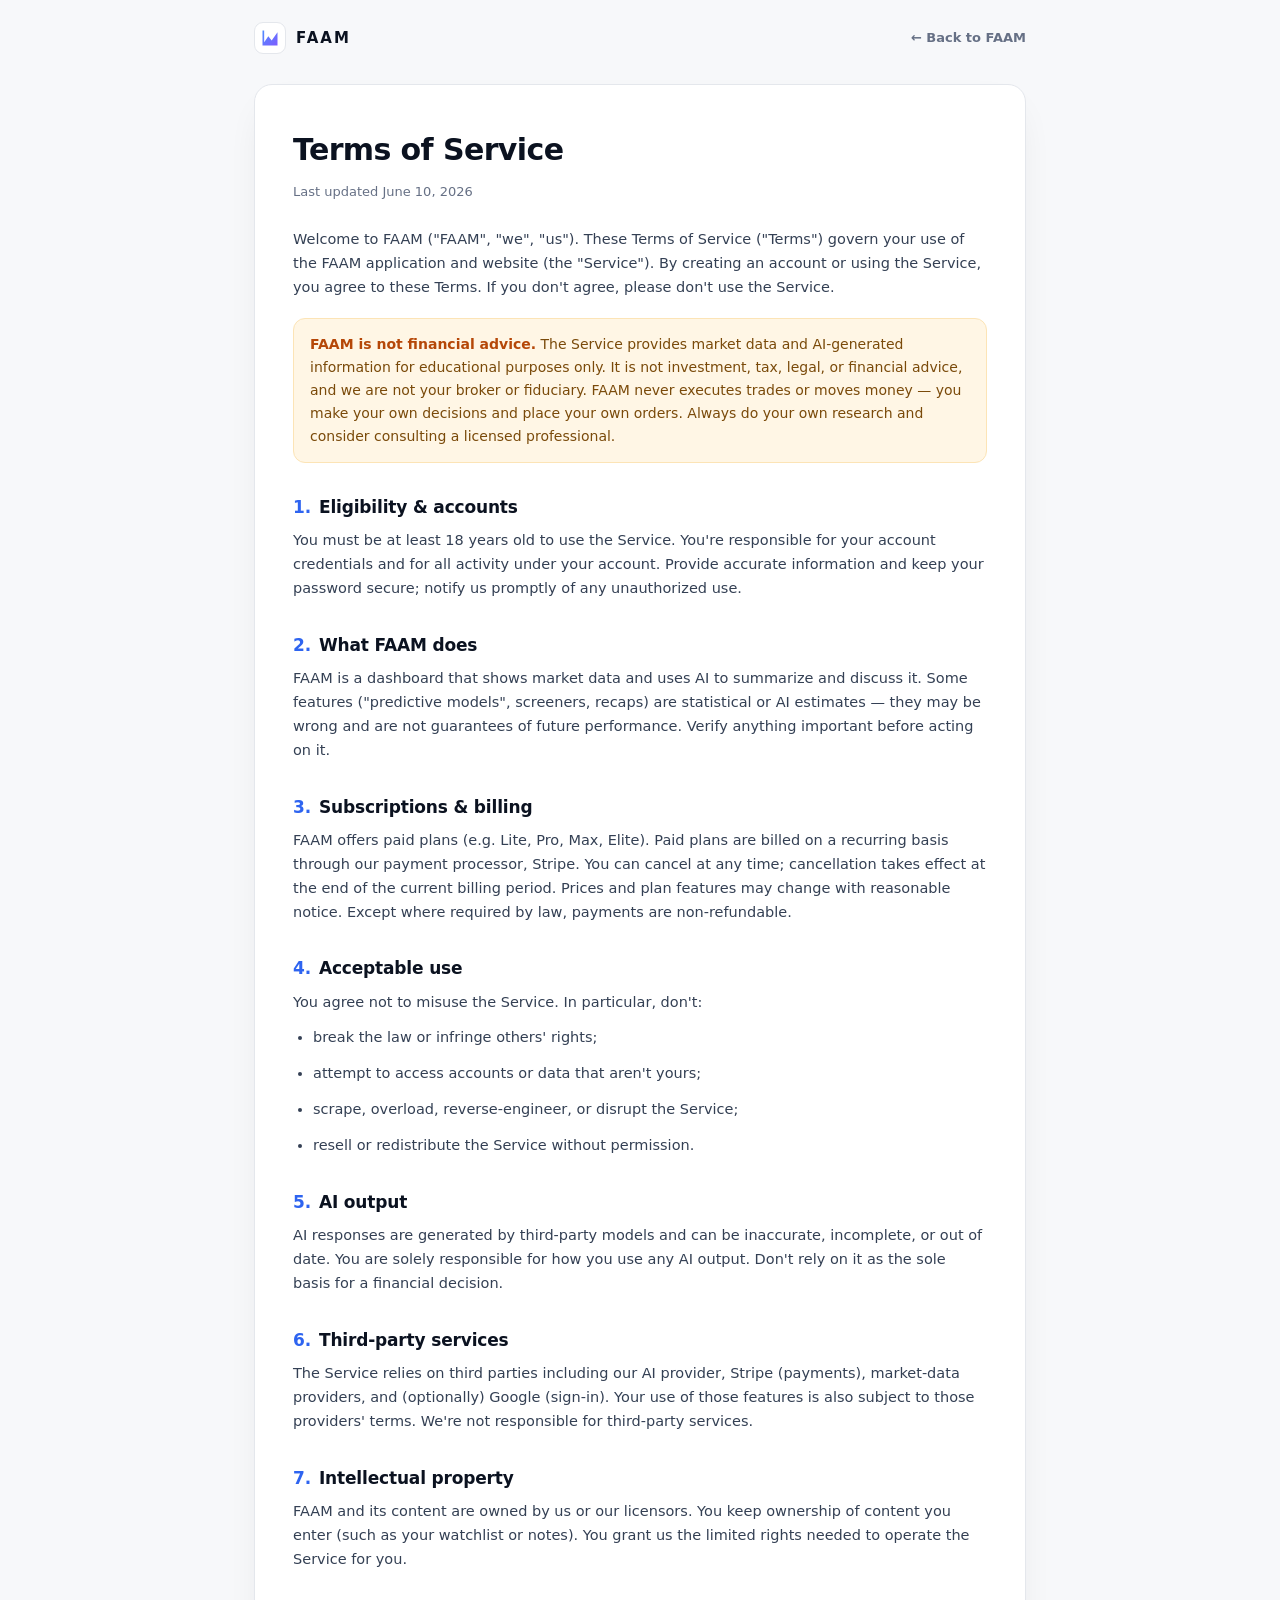
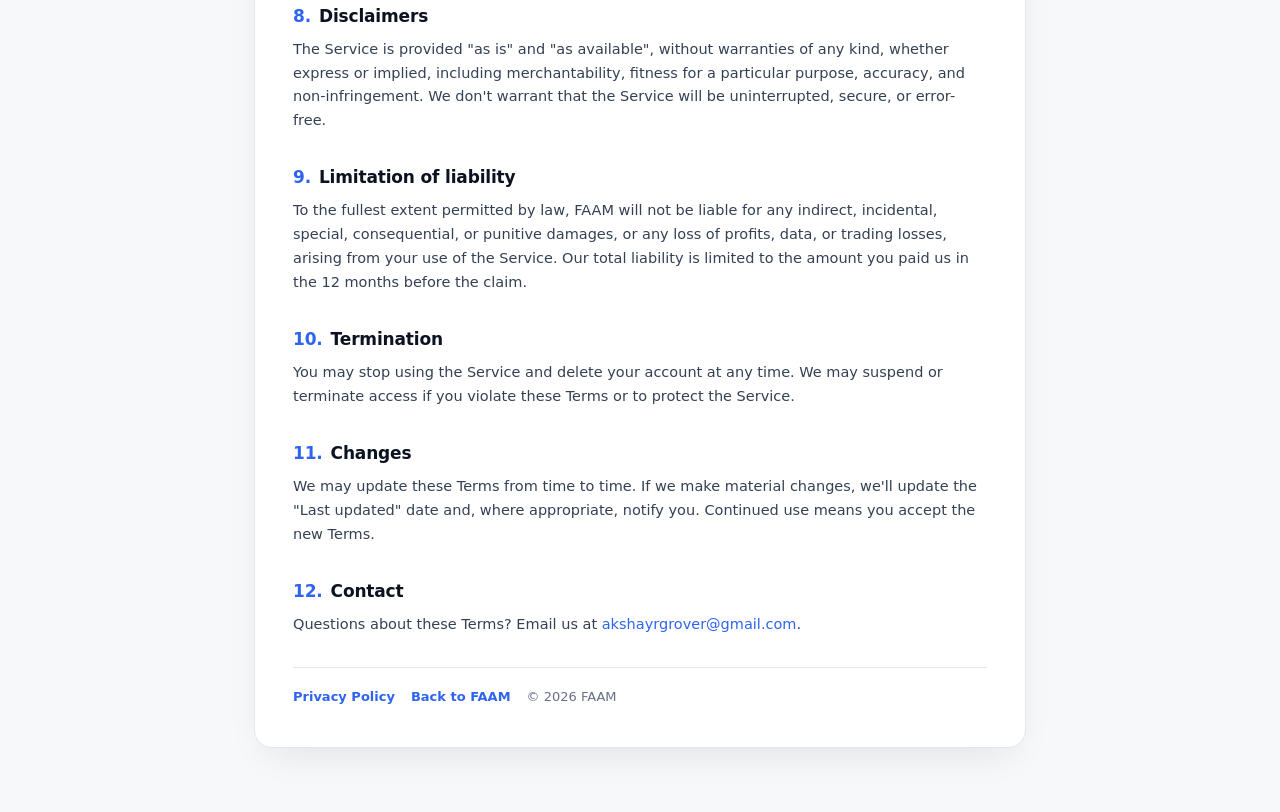
<file: terms.html>
<!doctype html>
<html lang="en">
<head>
  <meta charset="utf-8" />
  <meta name="viewport" content="width=device-width,initial-scale=1" />
  <title>FAAM · Terms of Service</title>
  <meta name="description" content="FAAM Terms of Service." />
  <link rel="icon" href="favicon.svg" type="image/svg+xml" />
  <link rel="preconnect" href="https://rsms.me" />
  <link rel="stylesheet" href="https://rsms.me/inter/inter.css" />
  <style>
    :root{
      --bg:#F7F8FA; --panel:#fff; --border:#E4E7EC; --text:#0B1220; --text-2:#344054;
      --muted:#667085; --accent:#2E64F0; --accent-2:#6E56CF; --amber-soft:#FFF6E5; --amber:#B54708;
    }
    *{box-sizing:border-box}
    body{margin:0;background:var(--bg);color:var(--text);font-family:'Inter',-apple-system,system-ui,sans-serif;
      -webkit-font-smoothing:antialiased;line-height:1.65}
    .topbar{display:flex;align-items:center;justify-content:space-between;max-width:820px;margin:0 auto;padding:22px 24px}
    .brand{display:flex;align-items:center;gap:10px;text-decoration:none;color:var(--text)}
    .logo-mark{width:32px;height:32px;border-radius:9px;background:var(--panel);border:1px solid var(--border);display:grid;place-items:center}
    .logo{font-weight:800;letter-spacing:.14em;font-size:15px}
    .back{color:var(--muted);text-decoration:none;font-size:13px;font-weight:600}
    .back:hover{color:var(--accent)}
    main{max-width:820px;margin:0 auto;padding:8px 24px 64px}
    .doc{background:var(--panel);border:1px solid var(--border);border-radius:18px;padding:40px 38px;
      box-shadow:0 16px 40px -16px rgba(16,24,40,.12)}
    h1{font-size:30px;font-weight:800;letter-spacing:-.02em;margin:0 0 6px}
    .updated{color:var(--muted);font-size:13px;margin:0 0 26px}
    h2{font-size:17px;font-weight:700;margin:30px 0 8px;letter-spacing:-.01em}
    h2 .n{color:var(--accent);margin-right:8px}
    p,li{color:var(--text-2);font-size:14.5px;margin:0 0 12px}
    ul{margin:0 0 12px;padding-left:20px}
    a{color:var(--accent);text-decoration:none}
    a:hover{text-decoration:underline}
    .callout{background:var(--amber-soft);border:1px solid #FCE4B6;border-radius:12px;padding:14px 16px;margin:18px 0}
    .callout strong{color:var(--amber)}
    .callout p{color:#7A4A0A;margin:0;font-size:14px}
    .docfoot{display:flex;gap:16px;flex-wrap:wrap;margin-top:30px;padding-top:18px;border-top:1px solid var(--border);
      font-size:13px;color:var(--muted)}
    .docfoot a{font-weight:600}
  </style>
</head>
<body>
  <header class="topbar">
    <a class="brand" href="./">
      <span class="logo-mark">
        <svg viewBox="0 0 24 24" width="20" height="20"><defs><linearGradient id="g" x1="0" y1="0" x2="1" y2="1"><stop offset="0%" stop-color="#4f8cff"/><stop offset="100%" stop-color="#7c5cff"/></linearGradient></defs><path fill="url(#g)" d="M3 21V3h2v14l5-7 4 5 7-10v16H3z"/></svg>
      </span>
      <span class="logo">FAAM</span>
    </a>
    <a class="back" href="./">← Back to FAAM</a>
  </header>

  <main>
    <article class="doc">
      <h1>Terms of Service</h1>
      <p class="updated">Last updated June 10, 2026</p>

      <p>Welcome to FAAM ("FAAM", "we", "us"). These Terms of Service ("Terms") govern your
      use of the FAAM application and website (the "Service"). By creating an account or using
      the Service, you agree to these Terms. If you don't agree, please don't use the Service.</p>

      <div class="callout">
        <p><strong>FAAM is not financial advice.</strong> The Service provides market data and
        AI-generated information for educational purposes only. It is not investment, tax, legal,
        or financial advice, and we are not your broker or fiduciary. FAAM never executes trades
        or moves money — you make your own decisions and place your own orders. Always do your own
        research and consider consulting a licensed professional.</p>
      </div>

      <h2><span class="n">1.</span>Eligibility &amp; accounts</h2>
      <p>You must be at least 18 years old to use the Service. You're responsible for your account
      credentials and for all activity under your account. Provide accurate information and keep
      your password secure; notify us promptly of any unauthorized use.</p>

      <h2><span class="n">2.</span>What FAAM does</h2>
      <p>FAAM is a dashboard that shows market data and uses AI to summarize and discuss it. Some
      features ("predictive models", screeners, recaps) are statistical or AI estimates — they may
      be wrong and are not guarantees of future performance. Verify anything important before acting on it.</p>

      <h2><span class="n">3.</span>Subscriptions &amp; billing</h2>
      <p>FAAM offers paid plans (e.g. Lite, Pro, Max, Elite). Paid plans are billed on a recurring
      basis through our payment processor, Stripe. You can cancel at any time; cancellation takes
      effect at the end of the current billing period. Prices and plan features may change with
      reasonable notice. Except where required by law, payments are non-refundable.</p>

      <h2><span class="n">4.</span>Acceptable use</h2>
      <p>You agree not to misuse the Service. In particular, don't:</p>
      <ul>
        <li>break the law or infringe others' rights;</li>
        <li>attempt to access accounts or data that aren't yours;</li>
        <li>scrape, overload, reverse-engineer, or disrupt the Service;</li>
        <li>resell or redistribute the Service without permission.</li>
      </ul>

      <h2><span class="n">5.</span>AI output</h2>
      <p>AI responses are generated by third-party models and can be inaccurate, incomplete, or
      out of date. You are solely responsible for how you use any AI output. Don't rely on it as
      the sole basis for a financial decision.</p>

      <h2><span class="n">6.</span>Third-party services</h2>
      <p>The Service relies on third parties including our AI provider, Stripe (payments), market-data
      providers, and (optionally) Google (sign-in). Your use of those features is also subject to
      those providers' terms. We're not responsible for third-party services.</p>

      <h2><span class="n">7.</span>Intellectual property</h2>
      <p>FAAM and its content are owned by us or our licensors. You keep ownership of content you
      enter (such as your watchlist or notes). You grant us the limited rights needed to operate
      the Service for you.</p>

      <h2><span class="n">8.</span>Disclaimers</h2>
      <p>The Service is provided "as is" and "as available", without warranties of any kind, whether
      express or implied, including merchantability, fitness for a particular purpose, accuracy, and
      non-infringement. We don't warrant that the Service will be uninterrupted, secure, or error-free.</p>

      <h2><span class="n">9.</span>Limitation of liability</h2>
      <p>To the fullest extent permitted by law, FAAM will not be liable for any indirect, incidental,
      special, consequential, or punitive damages, or any loss of profits, data, or trading losses,
      arising from your use of the Service. Our total liability is limited to the amount you paid us
      in the 12 months before the claim.</p>

      <h2><span class="n">10.</span>Termination</h2>
      <p>You may stop using the Service and delete your account at any time. We may suspend or terminate
      access if you violate these Terms or to protect the Service.</p>

      <h2><span class="n">11.</span>Changes</h2>
      <p>We may update these Terms from time to time. If we make material changes, we'll update the
      "Last updated" date and, where appropriate, notify you. Continued use means you accept the new Terms.</p>

      <h2><span class="n">12.</span>Contact</h2>
      <p>Questions about these Terms? Email us at <a href="mailto:akshayrgrover@gmail.com">akshayrgrover@gmail.com</a>.</p>

      <div class="docfoot">
        <a href="privacy.html">Privacy Policy</a>
        <a href="./">Back to FAAM</a>
        <span>© 2026 FAAM</span>
      </div>
    </article>
  </main>
</body>
</html>
</file>
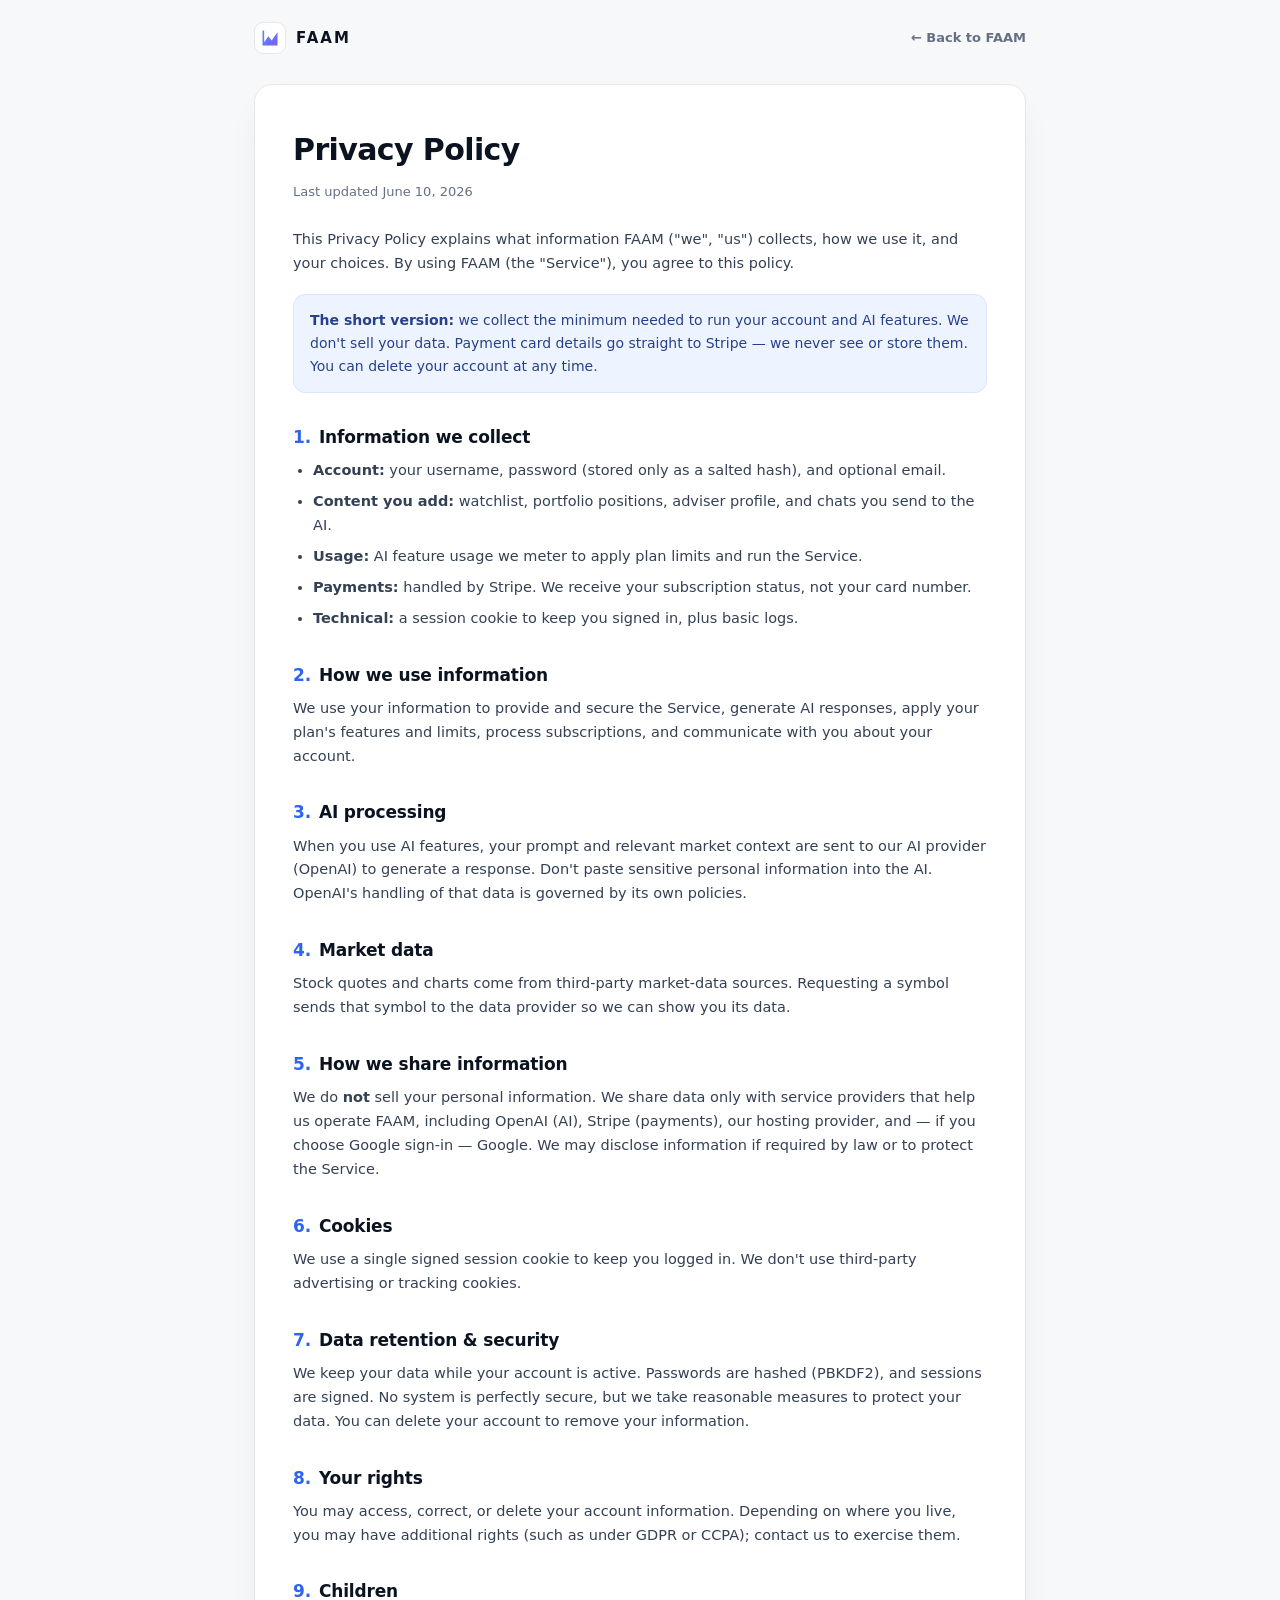
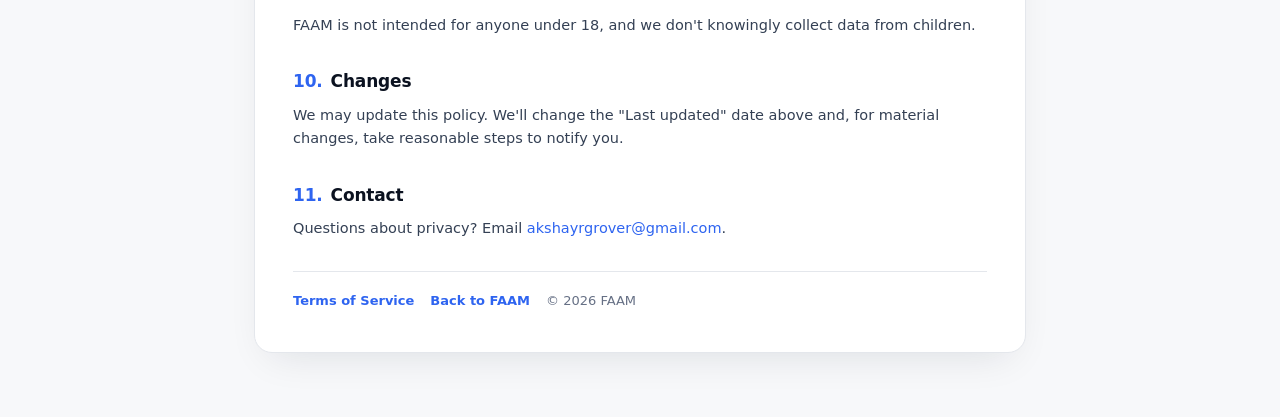
<file: docs/privacy.html>
<!doctype html>
<html lang="en">
<head>
  <meta charset="utf-8" />
  <meta name="viewport" content="width=device-width,initial-scale=1" />
  <title>FAAM · Privacy Policy</title>
  <meta name="description" content="FAAM Privacy Policy." />
  <link rel="icon" href="favicon.svg" type="image/svg+xml" />
  <link rel="preconnect" href="https://rsms.me" />
  <link rel="stylesheet" href="https://rsms.me/inter/inter.css" />
  <style>
    :root{
      --bg:#F7F8FA; --panel:#fff; --border:#E4E7EC; --text:#0B1220; --text-2:#344054;
      --muted:#667085; --accent:#2E64F0; --accent-2:#6E56CF;
    }
    *{box-sizing:border-box}
    body{margin:0;background:var(--bg);color:var(--text);font-family:'Inter',-apple-system,system-ui,sans-serif;
      -webkit-font-smoothing:antialiased;line-height:1.65}
    .topbar{display:flex;align-items:center;justify-content:space-between;max-width:820px;margin:0 auto;padding:22px 24px}
    .brand{display:flex;align-items:center;gap:10px;text-decoration:none;color:var(--text)}
    .logo-mark{width:32px;height:32px;border-radius:9px;background:var(--panel);border:1px solid var(--border);display:grid;place-items:center}
    .logo{font-weight:800;letter-spacing:.14em;font-size:15px}
    .back{color:var(--muted);text-decoration:none;font-size:13px;font-weight:600}
    .back:hover{color:var(--accent)}
    main{max-width:820px;margin:0 auto;padding:8px 24px 64px}
    .doc{background:var(--panel);border:1px solid var(--border);border-radius:18px;padding:40px 38px;
      box-shadow:0 16px 40px -16px rgba(16,24,40,.12)}
    h1{font-size:30px;font-weight:800;letter-spacing:-.02em;margin:0 0 6px}
    .updated{color:var(--muted);font-size:13px;margin:0 0 26px}
    h2{font-size:17px;font-weight:700;margin:30px 0 8px;letter-spacing:-.01em}
    h2 .n{color:var(--accent);margin-right:8px}
    p,li{color:var(--text-2);font-size:14.5px;margin:0 0 12px}
    ul{margin:0 0 12px;padding-left:20px}
    li{margin-bottom:7px}
    a{color:var(--accent);text-decoration:none}
    a:hover{text-decoration:underline}
    .tldr{background:#EEF4FF;border:1px solid #D9E5FF;border-radius:12px;padding:14px 16px;margin:18px 0}
    .tldr p{color:#27408B;margin:0;font-size:14px}
    .docfoot{display:flex;gap:16px;flex-wrap:wrap;margin-top:30px;padding-top:18px;border-top:1px solid var(--border);
      font-size:13px;color:var(--muted)}
    .docfoot a{font-weight:600}
  </style>
</head>
<body>
  <header class="topbar">
    <a class="brand" href="./">
      <span class="logo-mark">
        <svg viewBox="0 0 24 24" width="20" height="20"><defs><linearGradient id="g" x1="0" y1="0" x2="1" y2="1"><stop offset="0%" stop-color="#4f8cff"/><stop offset="100%" stop-color="#7c5cff"/></linearGradient></defs><path fill="url(#g)" d="M3 21V3h2v14l5-7 4 5 7-10v16H3z"/></svg>
      </span>
      <span class="logo">FAAM</span>
    </a>
    <a class="back" href="./">← Back to FAAM</a>
  </header>

  <main>
    <article class="doc">
      <h1>Privacy Policy</h1>
      <p class="updated">Last updated June 10, 2026</p>

      <p>This Privacy Policy explains what information FAAM ("we", "us") collects, how we use it,
      and your choices. By using FAAM (the "Service"), you agree to this policy.</p>

      <div class="tldr">
        <p><strong>The short version:</strong> we collect the minimum needed to run your account and
        AI features. We don't sell your data. Payment card details go straight to Stripe — we never
        see or store them. You can delete your account at any time.</p>
      </div>

      <h2><span class="n">1.</span>Information we collect</h2>
      <ul>
        <li><strong>Account:</strong> your username, password (stored only as a salted hash), and optional email.</li>
        <li><strong>Content you add:</strong> watchlist, portfolio positions, adviser profile, and chats you send to the AI.</li>
        <li><strong>Usage:</strong> AI feature usage we meter to apply plan limits and run the Service.</li>
        <li><strong>Payments:</strong> handled by Stripe. We receive your subscription status, not your card number.</li>
        <li><strong>Technical:</strong> a session cookie to keep you signed in, plus basic logs.</li>
      </ul>

      <h2><span class="n">2.</span>How we use information</h2>
      <p>We use your information to provide and secure the Service, generate AI responses, apply your
      plan's features and limits, process subscriptions, and communicate with you about your account.</p>

      <h2><span class="n">3.</span>AI processing</h2>
      <p>When you use AI features, your prompt and relevant market context are sent to our AI provider
      (OpenAI) to generate a response. Don't paste sensitive personal information into the AI. OpenAI's
      handling of that data is governed by its own policies.</p>

      <h2><span class="n">4.</span>Market data</h2>
      <p>Stock quotes and charts come from third-party market-data sources. Requesting a symbol sends
      that symbol to the data provider so we can show you its data.</p>

      <h2><span class="n">5.</span>How we share information</h2>
      <p>We do <strong>not</strong> sell your personal information. We share data only with service
      providers that help us operate FAAM, including OpenAI (AI), Stripe (payments), our hosting
      provider, and — if you choose Google sign-in — Google. We may disclose information if required
      by law or to protect the Service.</p>

      <h2><span class="n">6.</span>Cookies</h2>
      <p>We use a single signed session cookie to keep you logged in. We don't use third-party
      advertising or tracking cookies.</p>

      <h2><span class="n">7.</span>Data retention &amp; security</h2>
      <p>We keep your data while your account is active. Passwords are hashed (PBKDF2), and sessions
      are signed. No system is perfectly secure, but we take reasonable measures to protect your data.
      You can delete your account to remove your information.</p>

      <h2><span class="n">8.</span>Your rights</h2>
      <p>You may access, correct, or delete your account information. Depending on where you live, you
      may have additional rights (such as under GDPR or CCPA); contact us to exercise them.</p>

      <h2><span class="n">9.</span>Children</h2>
      <p>FAAM is not intended for anyone under 18, and we don't knowingly collect data from children.</p>

      <h2><span class="n">10.</span>Changes</h2>
      <p>We may update this policy. We'll change the "Last updated" date above and, for material
      changes, take reasonable steps to notify you.</p>

      <h2><span class="n">11.</span>Contact</h2>
      <p>Questions about privacy? Email <a href="mailto:akshayrgrover@gmail.com">akshayrgrover@gmail.com</a>.</p>

      <div class="docfoot">
        <a href="terms.html">Terms of Service</a>
        <a href="./">Back to FAAM</a>
        <span>© 2026 FAAM</span>
      </div>
    </article>
  </main>
</body>
</html>
</file>
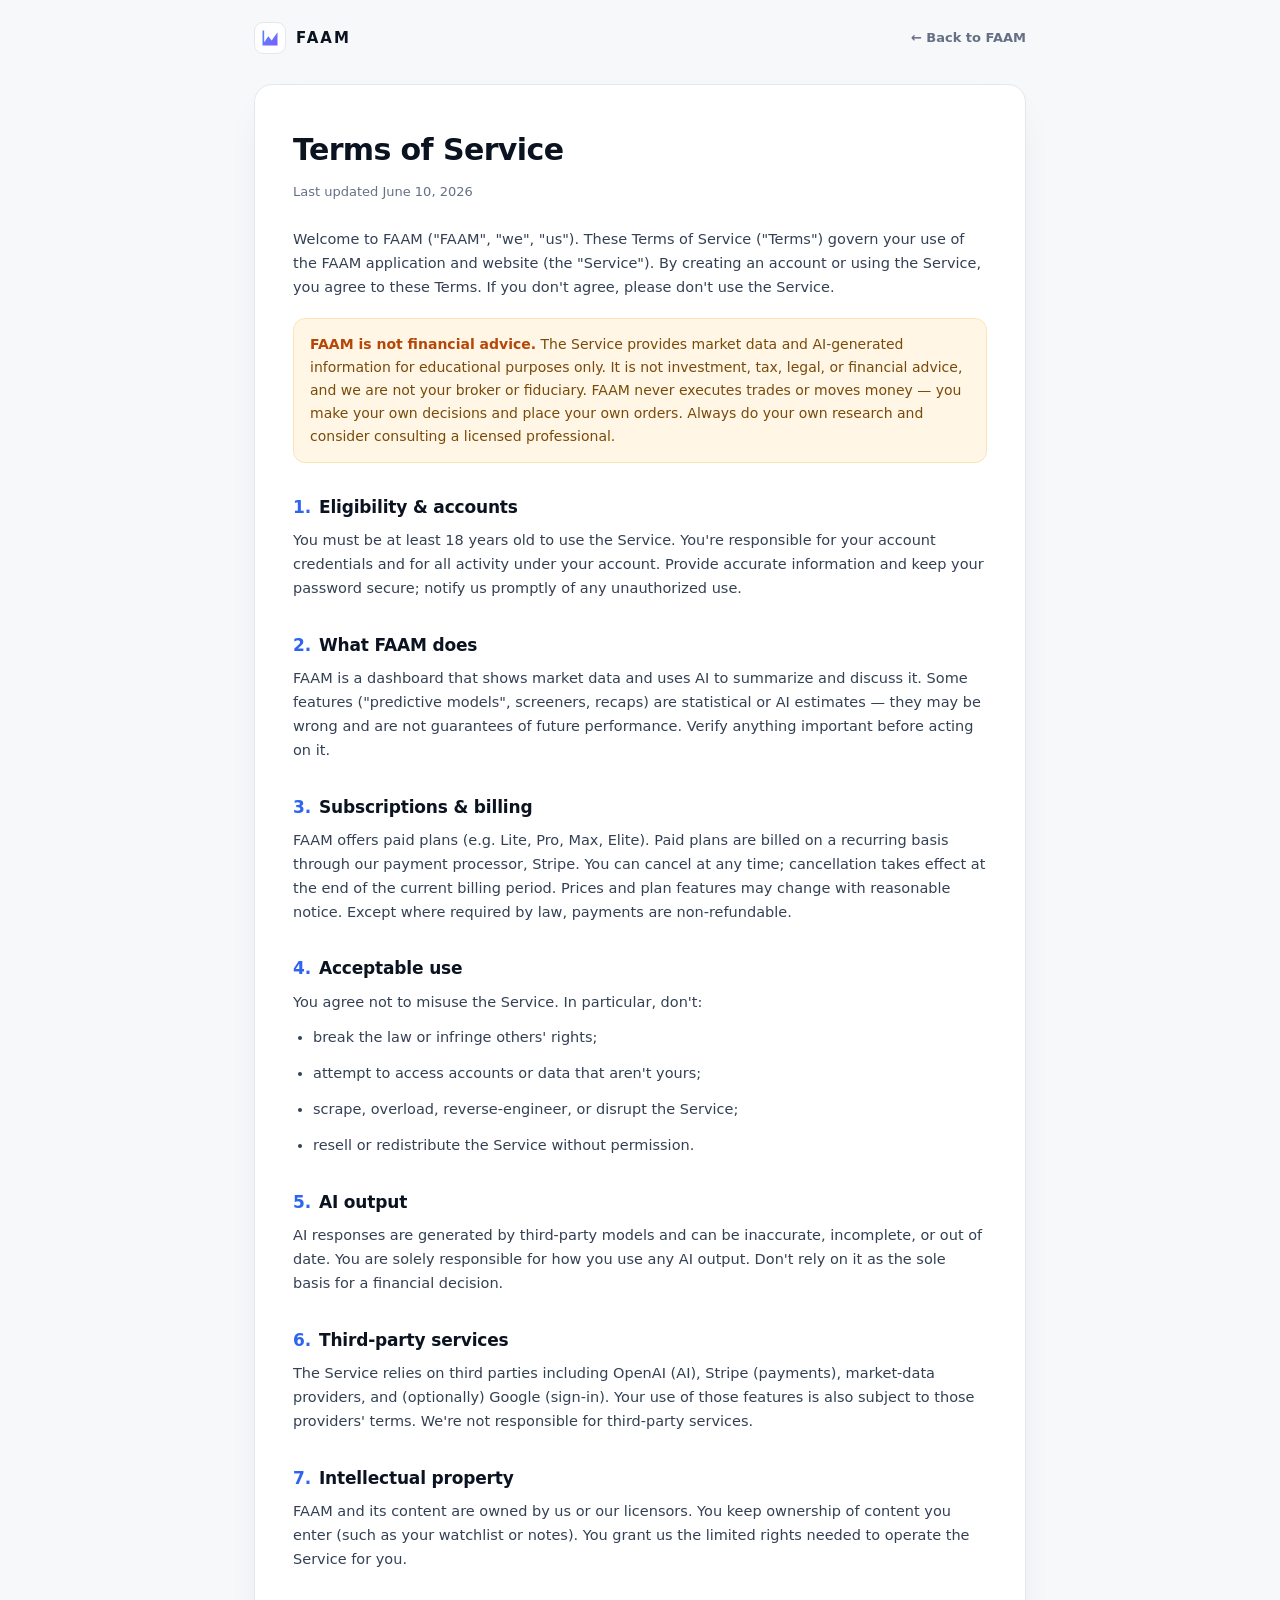
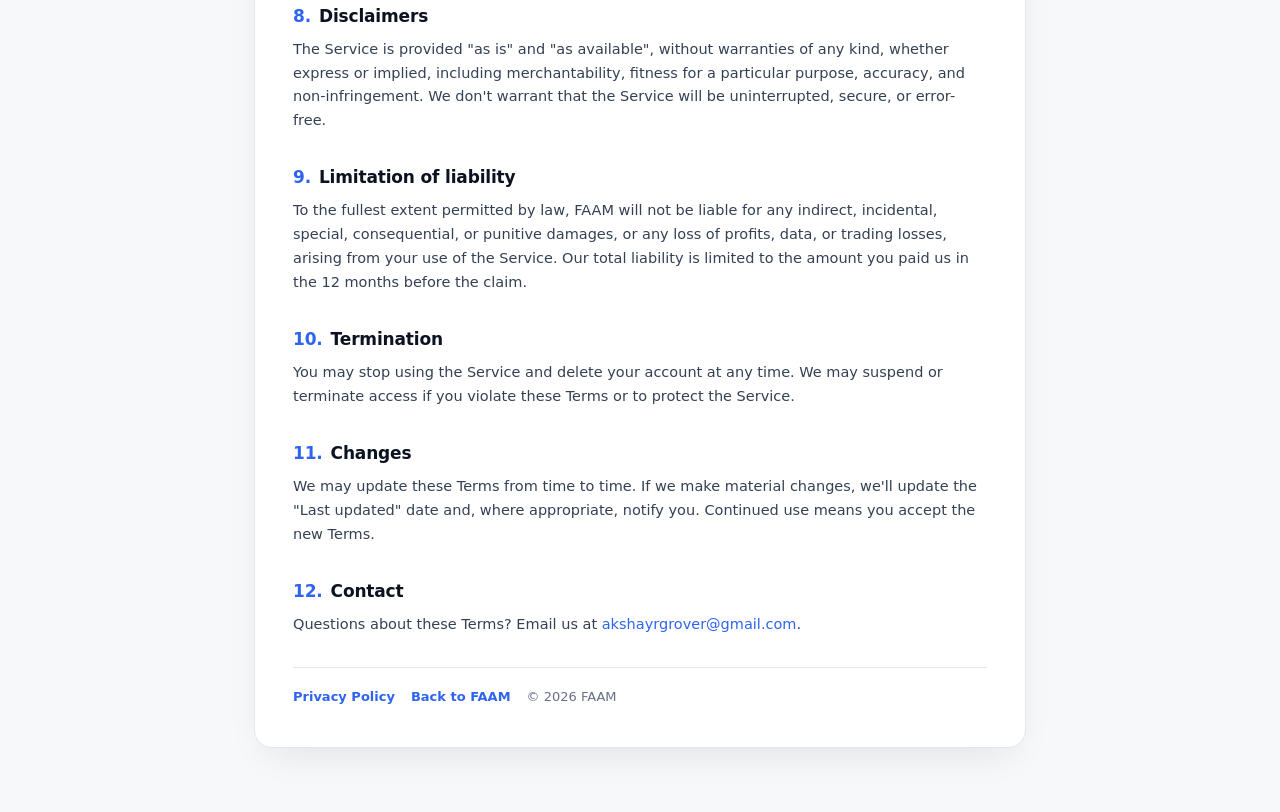
<file: docs/terms.html>
<!doctype html>
<html lang="en">
<head>
  <meta charset="utf-8" />
  <meta name="viewport" content="width=device-width,initial-scale=1" />
  <title>FAAM · Terms of Service</title>
  <meta name="description" content="FAAM Terms of Service." />
  <link rel="icon" href="favicon.svg" type="image/svg+xml" />
  <link rel="preconnect" href="https://rsms.me" />
  <link rel="stylesheet" href="https://rsms.me/inter/inter.css" />
  <style>
    :root{
      --bg:#F7F8FA; --panel:#fff; --border:#E4E7EC; --text:#0B1220; --text-2:#344054;
      --muted:#667085; --accent:#2E64F0; --accent-2:#6E56CF; --amber-soft:#FFF6E5; --amber:#B54708;
    }
    *{box-sizing:border-box}
    body{margin:0;background:var(--bg);color:var(--text);font-family:'Inter',-apple-system,system-ui,sans-serif;
      -webkit-font-smoothing:antialiased;line-height:1.65}
    .topbar{display:flex;align-items:center;justify-content:space-between;max-width:820px;margin:0 auto;padding:22px 24px}
    .brand{display:flex;align-items:center;gap:10px;text-decoration:none;color:var(--text)}
    .logo-mark{width:32px;height:32px;border-radius:9px;background:var(--panel);border:1px solid var(--border);display:grid;place-items:center}
    .logo{font-weight:800;letter-spacing:.14em;font-size:15px}
    .back{color:var(--muted);text-decoration:none;font-size:13px;font-weight:600}
    .back:hover{color:var(--accent)}
    main{max-width:820px;margin:0 auto;padding:8px 24px 64px}
    .doc{background:var(--panel);border:1px solid var(--border);border-radius:18px;padding:40px 38px;
      box-shadow:0 16px 40px -16px rgba(16,24,40,.12)}
    h1{font-size:30px;font-weight:800;letter-spacing:-.02em;margin:0 0 6px}
    .updated{color:var(--muted);font-size:13px;margin:0 0 26px}
    h2{font-size:17px;font-weight:700;margin:30px 0 8px;letter-spacing:-.01em}
    h2 .n{color:var(--accent);margin-right:8px}
    p,li{color:var(--text-2);font-size:14.5px;margin:0 0 12px}
    ul{margin:0 0 12px;padding-left:20px}
    a{color:var(--accent);text-decoration:none}
    a:hover{text-decoration:underline}
    .callout{background:var(--amber-soft);border:1px solid #FCE4B6;border-radius:12px;padding:14px 16px;margin:18px 0}
    .callout strong{color:var(--amber)}
    .callout p{color:#7A4A0A;margin:0;font-size:14px}
    .docfoot{display:flex;gap:16px;flex-wrap:wrap;margin-top:30px;padding-top:18px;border-top:1px solid var(--border);
      font-size:13px;color:var(--muted)}
    .docfoot a{font-weight:600}
  </style>
</head>
<body>
  <header class="topbar">
    <a class="brand" href="./">
      <span class="logo-mark">
        <svg viewBox="0 0 24 24" width="20" height="20"><defs><linearGradient id="g" x1="0" y1="0" x2="1" y2="1"><stop offset="0%" stop-color="#4f8cff"/><stop offset="100%" stop-color="#7c5cff"/></linearGradient></defs><path fill="url(#g)" d="M3 21V3h2v14l5-7 4 5 7-10v16H3z"/></svg>
      </span>
      <span class="logo">FAAM</span>
    </a>
    <a class="back" href="./">← Back to FAAM</a>
  </header>

  <main>
    <article class="doc">
      <h1>Terms of Service</h1>
      <p class="updated">Last updated June 10, 2026</p>

      <p>Welcome to FAAM ("FAAM", "we", "us"). These Terms of Service ("Terms") govern your
      use of the FAAM application and website (the "Service"). By creating an account or using
      the Service, you agree to these Terms. If you don't agree, please don't use the Service.</p>

      <div class="callout">
        <p><strong>FAAM is not financial advice.</strong> The Service provides market data and
        AI-generated information for educational purposes only. It is not investment, tax, legal,
        or financial advice, and we are not your broker or fiduciary. FAAM never executes trades
        or moves money — you make your own decisions and place your own orders. Always do your own
        research and consider consulting a licensed professional.</p>
      </div>

      <h2><span class="n">1.</span>Eligibility &amp; accounts</h2>
      <p>You must be at least 18 years old to use the Service. You're responsible for your account
      credentials and for all activity under your account. Provide accurate information and keep
      your password secure; notify us promptly of any unauthorized use.</p>

      <h2><span class="n">2.</span>What FAAM does</h2>
      <p>FAAM is a dashboard that shows market data and uses AI to summarize and discuss it. Some
      features ("predictive models", screeners, recaps) are statistical or AI estimates — they may
      be wrong and are not guarantees of future performance. Verify anything important before acting on it.</p>

      <h2><span class="n">3.</span>Subscriptions &amp; billing</h2>
      <p>FAAM offers paid plans (e.g. Lite, Pro, Max, Elite). Paid plans are billed on a recurring
      basis through our payment processor, Stripe. You can cancel at any time; cancellation takes
      effect at the end of the current billing period. Prices and plan features may change with
      reasonable notice. Except where required by law, payments are non-refundable.</p>

      <h2><span class="n">4.</span>Acceptable use</h2>
      <p>You agree not to misuse the Service. In particular, don't:</p>
      <ul>
        <li>break the law or infringe others' rights;</li>
        <li>attempt to access accounts or data that aren't yours;</li>
        <li>scrape, overload, reverse-engineer, or disrupt the Service;</li>
        <li>resell or redistribute the Service without permission.</li>
      </ul>

      <h2><span class="n">5.</span>AI output</h2>
      <p>AI responses are generated by third-party models and can be inaccurate, incomplete, or
      out of date. You are solely responsible for how you use any AI output. Don't rely on it as
      the sole basis for a financial decision.</p>

      <h2><span class="n">6.</span>Third-party services</h2>
      <p>The Service relies on third parties including OpenAI (AI), Stripe (payments), market-data
      providers, and (optionally) Google (sign-in). Your use of those features is also subject to
      those providers' terms. We're not responsible for third-party services.</p>

      <h2><span class="n">7.</span>Intellectual property</h2>
      <p>FAAM and its content are owned by us or our licensors. You keep ownership of content you
      enter (such as your watchlist or notes). You grant us the limited rights needed to operate
      the Service for you.</p>

      <h2><span class="n">8.</span>Disclaimers</h2>
      <p>The Service is provided "as is" and "as available", without warranties of any kind, whether
      express or implied, including merchantability, fitness for a particular purpose, accuracy, and
      non-infringement. We don't warrant that the Service will be uninterrupted, secure, or error-free.</p>

      <h2><span class="n">9.</span>Limitation of liability</h2>
      <p>To the fullest extent permitted by law, FAAM will not be liable for any indirect, incidental,
      special, consequential, or punitive damages, or any loss of profits, data, or trading losses,
      arising from your use of the Service. Our total liability is limited to the amount you paid us
      in the 12 months before the claim.</p>

      <h2><span class="n">10.</span>Termination</h2>
      <p>You may stop using the Service and delete your account at any time. We may suspend or terminate
      access if you violate these Terms or to protect the Service.</p>

      <h2><span class="n">11.</span>Changes</h2>
      <p>We may update these Terms from time to time. If we make material changes, we'll update the
      "Last updated" date and, where appropriate, notify you. Continued use means you accept the new Terms.</p>

      <h2><span class="n">12.</span>Contact</h2>
      <p>Questions about these Terms? Email us at <a href="mailto:akshayrgrover@gmail.com">akshayrgrover@gmail.com</a>.</p>

      <div class="docfoot">
        <a href="privacy.html">Privacy Policy</a>
        <a href="./">Back to FAAM</a>
        <span>© 2026 FAAM</span>
      </div>
    </article>
  </main>
</body>
</html>
</file>
<file: landing.css>
/* ============================================================
   FAAM landing — light, clean fintech, matched to the app theme.
   Self-contained: this file styles index.html only.
   ============================================================ */

:root {
  --bg: #F7F8FA;
  --bg-2: #FFFFFF;
  --panel: #FFFFFF;
  --panel-2: #F1F3F7;
  --line: #E4E7EC;
  --line-2: #D0D5DD;
  --text: #0B1220;
  --text-2: #344054;
  --muted: #667085;
  --blue: #2E64F0;
  --violet: #6E56CF;
  --grad: linear-gradient(135deg, #4f8cff, #7c5cff);
  --up: #079455;
  --down: #E5484D;
  --gold: #C77700;
  --r-lg: 20px;
  --r-md: 14px;
  --r-sm: 10px;
  --shadow-card: 0 30px 80px -28px rgba(16, 24, 40, 0.22);
  --maxw: 1140px;
}

* { box-sizing: border-box; }
html { scroll-behavior: smooth; }
body {
  margin: 0;
  font-family: "Inter var", Inter, -apple-system, BlinkMacSystemFont, "Segoe UI", sans-serif;
  background: var(--bg);
  color: var(--text);
  line-height: 1.6;
  -webkit-font-smoothing: antialiased;
  overflow-x: hidden;
}
a { color: inherit; text-decoration: none; }
h1, h2, h3 { margin: 0; line-height: 1.15; letter-spacing: -0.02em; }
p { margin: 0; }
ul, ol { margin: 0; padding: 0; list-style: none; }
.muted { color: var(--muted); }

/* ---------- Ambient background ---------- */
.bg { position: fixed; inset: 0; z-index: -1; overflow: hidden; }
.orb { position: absolute; border-radius: 50%; filter: blur(120px); opacity: 0.32; }
.o1 { width: 560px; height: 560px; top: -200px; left: -120px; background: rgba(79, 140, 255, 0.22); animation: drift 26s ease-in-out infinite alternate; }
.o2 { width: 480px; height: 480px; top: 120px; right: -160px; background: rgba(124, 92, 255, 0.20); animation: drift 32s ease-in-out infinite alternate-reverse; }
.o3 { width: 520px; height: 520px; bottom: -240px; left: 34%; background: rgba(46, 230, 168, 0.07); animation: drift 38s ease-in-out infinite alternate; }
@keyframes drift {
  from { transform: translate3d(0, 0, 0) scale(1); }
  to   { transform: translate3d(60px, 40px, 0) scale(1.12); }
}
.grid-overlay {
  position: absolute; inset: 0;
  background-image:
    linear-gradient(rgba(16, 24, 40, 0.045) 1px, transparent 1px),
    linear-gradient(90deg, rgba(16, 24, 40, 0.045) 1px, transparent 1px);
  background-size: 56px 56px;
  mask-image: radial-gradient(ellipse 90% 60% at 50% 0%, #000 30%, transparent 75%);
  -webkit-mask-image: radial-gradient(ellipse 90% 60% at 50% 0%, #000 30%, transparent 75%);
}

/* ---------- Beta labeling ---------- */
.brand-beta {
  display: inline-block; font-size: 9px; font-weight: 800; letter-spacing: .07em;
  color: #fff; background: var(--grad); border-radius: 5px; padding: 2px 5px;
  margin-left: 5px; vertical-align: middle; position: relative; top: -2px;
}
.beta-banner {
  display: flex; align-items: center; justify-content: center; gap: 8px;
  margin: 18px auto 0; max-width: 560px; font-size: 13.5px; color: var(--text-2);
  background: var(--accent-soft, #EEF4FF); border: 1px solid rgba(46,100,240,.22);
  border-radius: 12px; padding: 10px 16px;
}
.price-amt .per s { color: var(--muted); opacity: .8; }

/* ---------- Auto-update overlay ("FAAM is updating…") ---------- */
.site-updating {
  position: fixed; inset: 0; z-index: 2000;
  display: grid; place-items: center; padding: 24px;
  background:
    radial-gradient(900px 520px at 80% -10%, rgba(110,86,207,.12), transparent 60%),
    radial-gradient(820px 480px at -10% 15%, rgba(46,100,240,.12), transparent 55%),
    var(--bg);
  opacity: 0; transition: opacity .35s ease;
}
.site-updating.show { opacity: 1; }
.site-updating[hidden] { display: none; }
.su-inner { text-align: center; }
.su-mark { position: relative; width: 74px; height: 74px; margin: 0 auto 16px; display: grid; place-items: center; }
.su-mark svg { animation: suPulse 1.7s ease-in-out infinite; }
.su-ring {
  position: absolute; inset: 0; border-radius: 50%;
  border: 3px solid rgba(46,100,240,.16); border-top-color: var(--blue);
  animation: suSpin .9s linear infinite;
}
.su-title { font-size: 20px; font-weight: 800; letter-spacing: -.01em; color: var(--text); }
.su-dots i { opacity: .25; animation: suDot 1.4s infinite; }
.su-dots i:nth-child(2) { animation-delay: .2s; }
.su-dots i:nth-child(3) { animation-delay: .4s; }
.su-sub { color: var(--muted); font-size: 13.5px; margin-top: 6px; }
@keyframes suSpin { to { transform: rotate(360deg); } }
@keyframes suPulse { 0%,100% { transform: scale(1); } 50% { transform: scale(1.08); } }
@keyframes suDot { 0%,100% { opacity: .25; } 50% { opacity: 1; } }
@media (prefers-reduced-motion: reduce) { .su-mark svg, .su-ring, .su-dots i { animation: none !important; } }

/* ---------- Reveal-on-scroll ---------- */
.reveal { opacity: 0; transform: translateY(20px); transition: opacity 0.7s cubic-bezier(0.2, 0.7, 0.2, 1), transform 0.7s cubic-bezier(0.2, 0.7, 0.2, 1); transition-delay: var(--d, 0s); }
.reveal.in { opacity: 1; transform: none; }

/* ---------- Nav ---------- */
.nav {
  position: sticky; top: 0; z-index: 50;
  background: rgba(247, 248, 250, 0.82);
  backdrop-filter: blur(16px);
  -webkit-backdrop-filter: blur(16px);
  border-bottom: 1px solid var(--line);
}
.nav-inner {
  max-width: var(--maxw); margin: 0 auto;
  display: flex; align-items: center; gap: 28px;
  padding: 14px 24px;
}
.brand { display: flex; align-items: center; gap: 10px; }
.logo-mark {
  display: grid; place-items: center; width: 34px; height: 34px;
  border-radius: 9px; background: rgba(124, 92, 255, 0.12);
  border: 1px solid var(--line);
}
.logo { font-weight: 800; letter-spacing: 0.14em; font-size: 15px; }
.nav-links { display: flex; gap: 26px; margin-left: auto; }
.nav-links a { font-size: 13.5px; font-weight: 500; color: var(--text-2); transition: color 0.15s; }
.nav-links a:hover { color: var(--text); }
.nav-actions { display: flex; align-items: center; gap: 12px; }
.btn-ghost-sm {
  font-size: 13px; font-weight: 600; color: var(--text-2);
  padding: 8px 14px; border: 1px solid var(--line-2); border-radius: 10px;
  transition: color 0.15s, border-color 0.15s;
}
.btn-ghost-sm:hover { color: var(--text); border-color: var(--line-2); background: var(--panel-2); }
.nav-cta {
  font-size: 13px; font-weight: 700; color: #fff;
  padding: 9px 18px; border-radius: 10px; background: var(--grad);
  box-shadow: 0 4px 18px rgba(94, 116, 255, 0.35);
  transition: transform 0.15s, box-shadow 0.15s;
}
.nav-cta:hover { transform: translateY(-1px); box-shadow: 0 8px 26px rgba(94, 116, 255, 0.45); }

/* ---------- Buttons ---------- */
.btn {
  display: inline-flex; align-items: center; gap: 10px;
  font-weight: 700; border-radius: 13px; cursor: pointer;
  transition: transform 0.15s, box-shadow 0.15s, border-color 0.15s, background 0.15s;
}
.btn-xl { padding: 16px 26px; font-size: 15.5px; }
.btn-primary { color: #fff; background: var(--grad); box-shadow: 0 8px 30px rgba(94, 116, 255, 0.38); }
.btn-primary:hover { transform: translateY(-2px); box-shadow: 0 14px 40px rgba(94, 116, 255, 0.5); }
.btn-ghost { color: var(--text-2); border: 1px solid var(--line-2); background: var(--panel); box-shadow: 0 1px 2px rgba(16,24,40,0.04); }
.btn-ghost:hover { color: var(--text); border-color: var(--line-2); background: var(--panel-2); transform: translateY(-2px); }
.btn-sub { display: block; font-size: 11px; font-weight: 500; opacity: 0.85; margin-left: 4px; }

/* ---------- Hero ---------- */
.hero { padding: 84px 24px 0; }
.hero-inner {
  max-width: var(--maxw); margin: 0 auto;
  display: grid; grid-template-columns: 1.02fr 0.98fr; gap: 56px; align-items: center;
}
.eyebrow {
  display: inline-flex; align-items: center; gap: 9px;
  font-size: 12.5px; font-weight: 600; color: var(--text-2);
  border: 1px solid var(--line); border-radius: 999px;
  padding: 7px 14px; background: var(--panel);
}
.pulse-dot { width: 7px; height: 7px; border-radius: 50%; background: var(--up); animation: pulse 2s ease-in-out infinite; }
@keyframes pulse { 0%, 100% { opacity: 1; transform: scale(1); } 50% { opacity: 0.4; transform: scale(0.8); } }
.headline { font-size: clamp(2.5rem, 5.4vw, 4.1rem); font-weight: 800; margin: 22px 0 18px; letter-spacing: -0.035em; }
.grad { background: var(--grad); -webkit-background-clip: text; background-clip: text; color: transparent; }
.lede { font-size: 16.5px; color: var(--text-2); max-width: 540px; }
.lede strong { color: var(--text); font-weight: 600; }
.cta-row { display: flex; flex-wrap: wrap; gap: 14px; margin-top: 30px; }
.micro-row { display: flex; flex-wrap: wrap; gap: 18px; margin-top: 22px; }
.micro-row li { display: flex; align-items: center; gap: 7px; font-size: 12.5px; color: var(--muted); }
.micro-row li::before {
  content: ""; width: 14px; height: 14px; flex: none;
  background: var(--grad);
  mask: url('data:image/svg+xml;utf8,<svg xmlns="http://www.w3.org/2000/svg" viewBox="0 0 24 24"><path fill="none" stroke="black" stroke-width="3" stroke-linecap="round" stroke-linejoin="round" d="M4 12l5 5L20 6"/></svg>') center / contain no-repeat;
  -webkit-mask: url('data:image/svg+xml;utf8,<svg xmlns="http://www.w3.org/2000/svg" viewBox="0 0 24 24"><path fill="none" stroke="black" stroke-width="3" stroke-linecap="round" stroke-linejoin="round" d="M4 12l5 5L20 6"/></svg>') center / contain no-repeat;
}

/* ---------- Download platform chips ---------- */
.dl-os-row { display: flex; flex-wrap: wrap; gap: 10px; margin-top: 20px; }
.dl-note {
  display: flex; align-items: flex-start; gap: 8px; margin-top: 14px; max-width: 480px;
  font-size: 12.5px; line-height: 1.5; color: var(--muted);
}
.dl-note svg { color: var(--muted); flex: 0 0 auto; margin-top: 2px; }
.dl-note strong { color: var(--text-2); font-weight: 600; }
/* macOS "being verified" notice + how-to-open steps */
.dl-verify { max-width: 560px; border: 1px solid #F2C879; background: #FFF8EC; border-radius: 12px; padding: 12px 15px; }
.dl-verify-head { display: flex; gap: 10px; align-items: flex-start; font-size: 13px; line-height: 1.5; color: #7A5B12; }
.dl-verify-head svg { color: #C88A1E; flex: 0 0 auto; margin-top: 1px; }
.dl-verify-head strong { color: #5C4409; }
.dl-verify-fix { margin-top: 8px; padding-left: 27px; }
.dl-verify-fix summary { cursor: pointer; font-size: 12.5px; font-weight: 700; color: var(--blue); list-style: none; padding: 3px 0; }
.dl-verify-fix summary::-webkit-details-marker { display: none; }
.dl-verify-fix[open] summary { margin-bottom: 4px; }
.dl-verify-fix ol { margin: 4px 0 2px; padding-left: 18px; font-size: 12.5px; line-height: 1.6; color: var(--text-2); }
.dl-verify-fix li { margin-bottom: 7px; }
.dl-verify-fix strong { color: var(--text); font-weight: 600; }
.dl-verify-fix code { background: rgba(16,24,40,0.07); padding: 2px 7px; border-radius: 5px; font-size: 12px; font-family: ui-monospace, SFMono-Regular, Menlo, monospace; display: inline-block; margin-top: 4px; }
.dl-os {
  display: inline-flex; align-items: center; gap: 7px;
  font-size: 12.5px; font-weight: 600; color: var(--text-2);
  border: 1px solid var(--line); border-radius: 999px; padding: 7px 14px; background: var(--panel);
  box-shadow: 0 1px 2px rgba(16,24,40,0.05);
  transition: color .15s, border-color .15s, transform .15s, background .15s, box-shadow .15s;
}
a.dl-os:hover { color: var(--text); border-color: var(--line-2); transform: translateY(-1px); box-shadow: 0 6px 16px -6px rgba(16,24,40,0.18); }
.dl-os svg { color: var(--muted); }
a.dl-os:hover svg { color: var(--blue); }
/* "Browser version" — the instant, no-download option */
.dl-os.dl-browser { color: var(--blue); border-color: rgba(46,100,240,0.35); background: var(--accent-soft, #EEF4FF); }
.dl-os.dl-browser svg { color: var(--blue); }
a.dl-os.dl-browser:hover { background: #E2ECFF; border-color: var(--blue); }
.dl-os.dl-soon { color: var(--muted); cursor: default; border-style: dashed; background: var(--panel-2); box-shadow: none; }
.dl-os.dl-soon em {
  font-style: normal; font-size: 9.5px; font-weight: 800; letter-spacing: .05em; text-transform: uppercase;
  color: #fff; background: var(--grad); border-radius: 999px; padding: 2px 7px; margin-left: 2px;
}

/* ---------- Hero product panel ---------- */
.hero-card { perspective: 1200px; }
.panel-frame {
  border: 1px solid var(--line);
  border-radius: var(--r-lg);
  background: linear-gradient(180deg, #FFFFFF, #FCFCFD);
  box-shadow: var(--shadow-card);
  overflow: hidden;
  transition: transform 0.2s ease-out;
  will-change: transform;
}
.panel-bar {
  display: flex; align-items: center; gap: 7px;
  padding: 12px 16px; border-bottom: 1px solid var(--line);
  background: var(--panel-2);
}
.pdot { width: 11px; height: 11px; border-radius: 50%; }
.pdot.r { background: #ff5f57; } .pdot.y { background: #febc2e; } .pdot.g { background: #28c840; }
.addr { margin-left: 10px; font-size: 11.5px; color: var(--muted); letter-spacing: 0.03em; }
.addr-badge {
  margin-left: auto; font-size: 9.5px; font-weight: 800; letter-spacing: 0.08em;
  color: #fff; background: var(--grad); border-radius: 999px; padding: 3px 9px;
}
.panel-body { display: grid; grid-template-columns: 96px 1fr 172px; gap: 0; }
.pv-side { display: flex; flex-direction: column; gap: 6px; padding: 12px 10px; border-right: 1px solid var(--line); }
.pv-chip {
  display: flex; flex-direction: column; gap: 1px;
  border: 1px solid var(--line); border-radius: 9px; padding: 7px 9px;
  background: var(--panel-2);
}
.pv-chip.on { border-color: rgba(124, 92, 255, 0.55); background: rgba(124, 92, 255, 0.10); }
.pv-chip b { font-size: 11px; letter-spacing: 0.04em; }
.pv-chip i { font-style: normal; font-size: 10px; font-feature-settings: "tnum"; }
.up { color: var(--up); }
.down { color: var(--down); }
.pv-main { padding: 14px 16px 10px; min-width: 0; }
.pv-head { display: flex; align-items: flex-start; justify-content: space-between; gap: 12px; margin-bottom: 8px; }
.pv-name { font-weight: 700; font-size: 14.5px; }
.pv-tag { font-size: 10.5px; color: var(--muted); margin-top: 1px; }
.pv-price { text-align: right; }
.pv-val { font-weight: 700; font-size: 16px; font-feature-settings: "tnum"; }
.pv-chg { font-size: 10.5px; font-feature-settings: "tnum"; }
.pv-svg { width: 100%; height: auto; display: block; }
.hist-line { stroke-dasharray: 420; stroke-dashoffset: 420; animation: draw 1.8s 0.4s cubic-bezier(0.3, 0, 0.2, 1) forwards; }
@keyframes draw { to { stroke-dashoffset: 0; } }
.cone-poly, .cone-mid { opacity: 0; animation: fadein 0.9s 1.7s ease forwards; }
@keyframes fadein { to { opacity: 1; } }
.now-ring { animation: ring 2.4s 2s ease-out infinite; transform-origin: center; opacity: 0; }
@keyframes ring {
  0% { opacity: 0.9; r: 4; }
  70% { opacity: 0; r: 14; }
  100% { opacity: 0; r: 14; }
}
.pv-foot { display: flex; gap: 14px; margin-top: 6px; font-size: 10px; color: var(--muted); letter-spacing: 0.02em; }
.pv-rail { display: flex; flex-direction: column; gap: 10px; padding: 12px; border-left: 1px solid var(--line); }
.rail-title { font-size: 9.5px; font-weight: 800; letter-spacing: 0.09em; text-transform: uppercase; color: var(--muted); margin-bottom: 7px; }
.odds-card, .senti-card, .ai-note {
  border: 1px solid var(--line); border-radius: 11px; padding: 10px 11px;
  background: var(--panel-2);
}
.odds-row { display: grid; grid-template-columns: 1fr auto; align-items: center; gap: 4px 8px; margin-bottom: 7px; }
.odds-row:last-child { margin-bottom: 0; }
.odds-row span { font-size: 10px; color: var(--text-2); grid-column: 1 / -1; }
.odds-bar { height: 5px; border-radius: 999px; background: #E4E7EC; overflow: hidden; }
.odds-bar i { display: block; height: 100%; width: var(--w, 0%); border-radius: 999px; background: var(--grad); }
.odds-bar i.dn { background: linear-gradient(90deg, #ff5c7a, #ff8a5c); }
.odds-row b { font-size: 10.5px; font-feature-settings: "tnum"; }
.senti-chips { display: flex; gap: 6px; flex-wrap: wrap; }
.senti {
  font-size: 9.5px; font-weight: 700; padding: 3px 8px; border-radius: 999px;
  border: 1px solid var(--line); color: var(--text-2);
}
.senti.up { color: var(--up); border-color: rgba(2, 148, 85, 0.32); background: #ECFDF3; }
.senti-line { font-size: 10px; color: var(--muted); margin-top: 7px; line-height: 1.5; }
.ai-note { display: flex; gap: 8px; align-items: flex-start; }
.ai-badge {
  flex: none; font-size: 9px; font-weight: 800; color: #fff;
  background: var(--grad); border-radius: 6px; padding: 3px 6px; letter-spacing: 0.06em;
}
.ai-note p { font-size: 10.5px; color: var(--text-2); line-height: 1.5; }
.pv-caption { text-align: center; font-size: 11px; color: var(--muted); margin-top: 12px; letter-spacing: 0.03em; }

/* ---------- Ticker tape ---------- */
.tape {
  margin-top: 64px; border-top: 1px solid var(--line); border-bottom: 1px solid var(--line);
  overflow: hidden; background: var(--panel-2);
  mask-image: linear-gradient(90deg, transparent, #000 8%, #000 92%, transparent);
  -webkit-mask-image: linear-gradient(90deg, transparent, #000 8%, #000 92%, transparent);
}
.tape-track { display: inline-flex; gap: 44px; padding: 13px 0; white-space: nowrap; animation: tape 36s linear infinite; }
@keyframes tape { from { transform: translateX(0); } to { transform: translateX(-50%); } }
.tape-item { font-size: 12px; font-weight: 600; letter-spacing: 0.04em; font-feature-settings: "tnum"; }
.tape-item.up { color: var(--up); }
.tape-item.down { color: var(--down); }

/* ---------- Stats ---------- */
.stats { padding: 64px 24px 8px; }
.stats-inner {
  max-width: var(--maxw); margin: 0 auto;
  display: grid; grid-template-columns: repeat(4, 1fr); gap: 18px;
}
.stat { text-align: center; padding: 22px 10px; border: 1px solid var(--line); border-radius: var(--r-md); background: var(--panel); }
.stat-num {
  display: block; font-size: 38px; font-weight: 800; letter-spacing: -0.03em;
  background: var(--grad); -webkit-background-clip: text; background-clip: text; color: transparent;
  font-feature-settings: "tnum";
}
.stat-lbl { font-size: 12px; color: var(--muted); }

/* ---------- Section scaffolding ---------- */
section { scroll-margin-top: 84px; }
.section-head { max-width: 720px; margin: 0 auto 48px; text-align: center; padding: 0 24px; }
.kicker {
  font-size: 11.5px; font-weight: 800; letter-spacing: 0.16em; text-transform: uppercase;
  background: var(--grad); -webkit-background-clip: text; background-clip: text; color: transparent;
  margin-bottom: 12px;
}
.section-head h2 { font-size: clamp(1.7rem, 3.4vw, 2.5rem); font-weight: 800; letter-spacing: -0.03em; }
.section-sub { color: var(--text-2); font-size: 15px; margin-top: 14px; }

/* ---------- Models ---------- */
.models { padding: 110px 24px 30px; }
.models-grid {
  max-width: var(--maxw); margin: 0 auto;
  display: grid; grid-template-columns: repeat(3, 1fr); gap: 18px;
}
.model-card {
  position: relative; padding: 26px 24px;
  border: 1px solid var(--line); border-radius: var(--r-lg); background: var(--panel);
  transition: border-color 0.2s, transform 0.2s, background 0.2s;
}
.model-card:hover { border-color: rgba(124, 92, 255, 0.45); background: var(--panel-2); transform: translateY(-4px); }
.model-sigil {
  width: 46px; height: 46px; border-radius: 13px; display: grid; place-items: center;
  margin-bottom: 18px; box-shadow: 0 8px 24px rgba(94, 116, 255, 0.3);
}
.model-sigil.apollo { background: linear-gradient(135deg, #4f8cff, #38b6ff); }
.model-sigil.artemis { background: linear-gradient(135deg, #7c5cff, #b05cff); }
.model-sigil.perseverance { background: var(--grad); }
.model-card h3 { font-size: 19px; font-weight: 800; }
.model-kind { font-size: 11.5px; font-weight: 700; letter-spacing: 0.08em; text-transform: uppercase; color: var(--muted); margin: 4px 0 12px; }
.model-card > p:not(.model-kind) { font-size: 13.5px; color: var(--text-2); }
.model-meta { display: flex; gap: 8px; margin-top: 16px; }
.tag {
  font-size: 10.5px; font-weight: 700; padding: 4px 10px; border-radius: 999px;
  border: 1px solid var(--line-2); color: var(--text-2);
}
.tag-elite { color: #fff; background: var(--grad); border-color: transparent; }

/* ---------- Features ---------- */
.features { padding: 100px 24px 30px; }
.features-grid {
  max-width: var(--maxw); margin: 0 auto;
  display: grid; grid-template-columns: repeat(3, 1fr); gap: 18px;
}
.feature {
  padding: 24px 22px; border: 1px solid var(--line); border-radius: var(--r-lg); background: var(--panel);
  transition: border-color 0.2s, transform 0.2s, background 0.2s;
}
.feature:hover { border-color: rgba(79, 140, 255, 0.4); background: var(--panel-2); transform: translateY(-4px); }
.feat-icon {
  width: 42px; height: 42px; border-radius: 12px; display: grid; place-items: center;
  color: var(--blue); background: rgba(79, 140, 255, 0.1); border: 1px solid rgba(79, 140, 255, 0.22);
  margin-bottom: 16px;
}
.feature h3 { font-size: 15.5px; font-weight: 700; margin-bottom: 8px; }
.feature p { font-size: 13px; color: var(--text-2); }
.feature em { font-style: normal; color: var(--text); font-weight: 600; }

/* ---------- How ---------- */
.how { padding: 100px 24px 30px; }
.steps {
  max-width: var(--maxw); margin: 0 auto;
  display: grid; grid-template-columns: repeat(3, 1fr); gap: 18px;
}
.step { padding: 26px 24px; border: 1px solid var(--line); border-radius: var(--r-lg); background: var(--panel); }
.step-n {
  width: 38px; height: 38px; border-radius: 50%; display: grid; place-items: center;
  font-weight: 800; font-size: 15px; color: #fff; background: var(--grad);
  margin-bottom: 16px; box-shadow: 0 6px 20px rgba(94, 116, 255, 0.35);
}
.step h3 { font-size: 16px; font-weight: 700; margin-bottom: 8px; }
.step p { font-size: 13.5px; color: var(--text-2); }

/* ---------- Pricing ---------- */
.pricing { padding: 100px 24px 30px; }
.pricing-grid {
  max-width: var(--maxw); margin: 0 auto;
  display: grid; grid-template-columns: repeat(4, 1fr); gap: 18px; align-items: stretch;
}
.price-card {
  position: relative; display: flex; flex-direction: column;
  padding: 26px 22px; border: 1px solid var(--line); border-radius: var(--r-lg); background: var(--panel);
  transition: border-color 0.2s, transform 0.2s;
}
.price-card:hover { transform: translateY(-4px); border-color: var(--line-2); }
.price-card.popular {
  background:
    linear-gradient(180deg, #FFFFFF, #FCFCFD) padding-box,
    var(--grad) border-box;
  border: 1.5px solid transparent;
  box-shadow: 0 24px 70px -20px rgba(94, 116, 255, 0.35);
}
.pop-badge {
  position: absolute; top: -12px; left: 50%; transform: translateX(-50%);
  font-size: 10px; font-weight: 800; letter-spacing: 0.08em; text-transform: uppercase;
  color: #fff; background: var(--grad); padding: 4px 12px; border-radius: 999px; white-space: nowrap;
}
.price-card.elite .price-name { color: var(--gold); }
.price-name { font-size: 17px; font-weight: 800; }
.price-tag { font-size: 12px; color: var(--muted); margin-top: 2px; }
.price-amt { margin: 16px 0 18px; }
.amt { font-size: 36px; font-weight: 800; letter-spacing: -0.03em; font-feature-settings: "tnum"; }
.per { font-size: 13px; color: var(--muted); margin-left: 3px; }
.perks { display: flex; flex-direction: column; gap: 9px; margin-bottom: 22px; }
.perks li { position: relative; padding-left: 22px; font-size: 12.5px; color: var(--text-2); }
.perks li::before {
  content: ""; position: absolute; left: 0; top: 4px; width: 13px; height: 13px;
  background: var(--grad);
  mask: url('data:image/svg+xml;utf8,<svg xmlns="http://www.w3.org/2000/svg" viewBox="0 0 24 24"><path fill="none" stroke="black" stroke-width="3.4" stroke-linecap="round" stroke-linejoin="round" d="M4 12l5 5L20 6"/></svg>') center / contain no-repeat;
  -webkit-mask: url('data:image/svg+xml;utf8,<svg xmlns="http://www.w3.org/2000/svg" viewBox="0 0 24 24"><path fill="none" stroke="black" stroke-width="3.4" stroke-linecap="round" stroke-linejoin="round" d="M4 12l5 5L20 6"/></svg>') center / contain no-repeat;
}
.price-cta { margin-top: auto; justify-content: center; padding: 12px 18px; font-size: 14px; }
.pricing-foot { text-align: center; font-size: 12px; color: var(--muted); margin-top: 26px; }

/* ---------- FAQ ---------- */
.faq { padding: 100px 24px 30px; }
.faq-grid { max-width: 760px; margin: 0 auto; border: 1px solid var(--line); border-radius: var(--r-lg); background: var(--panel); overflow: hidden; }
.faq-grid details { border-bottom: 1px solid var(--line); }
.faq-grid details:last-child { border-bottom: 0; }
.faq-grid summary {
  cursor: pointer; list-style: none; display: flex; align-items: center; justify-content: space-between; gap: 16px;
  padding: 19px 24px; font-size: 14.5px; font-weight: 600; transition: color 0.15s;
}
.faq-grid summary::-webkit-details-marker { display: none; }
.faq-grid summary::after {
  content: "+"; font-size: 20px; font-weight: 400; color: var(--muted);
  transition: transform 0.2s; line-height: 1; flex: none;
}
.faq-grid details[open] summary::after { transform: rotate(45deg); color: var(--blue); }
.faq-grid summary:hover { color: var(--blue); }
.faq-grid details p { padding: 0 24px 20px; font-size: 13.5px; color: var(--text-2); max-width: 640px; }

/* ---------- Final CTA ---------- */
.final-cta { padding: 120px 24px 110px; }
.final-inner {
  max-width: 660px; margin: 0 auto; text-align: center;
  padding: 56px 36px; border: 1px solid var(--line); border-radius: 26px;
  background:
    radial-gradient(ellipse 80% 120% at 50% -20%, rgba(94, 116, 255, 0.16), transparent 60%),
    var(--panel);
}
.final-mark { display: inline-grid; place-items: center; width: 58px; height: 58px; border-radius: 15px; background: rgba(124, 92, 255, 0.1); border: 1px solid var(--line); margin-bottom: 22px; }
.final-inner h2 { font-size: clamp(1.6rem, 3.4vw, 2.3rem); font-weight: 800; letter-spacing: -0.03em; }
.final-inner p { color: var(--text-2); margin: 14px 0 28px; font-size: 15px; }

/* ---------- Footer ---------- */
.foot { border-top: 1px solid var(--line); padding: 36px 24px 44px; }
.foot-row {
  max-width: var(--maxw); margin: 0 auto;
  display: flex; align-items: flex-start; justify-content: space-between; gap: 24px; flex-wrap: wrap;
}
.foot-brand { display: flex; flex-direction: column; gap: 4px; }
.foot-brand .muted { font-size: 12px; }
.foot-meta { display: flex; flex-direction: column; gap: 6px; font-size: 12.5px; color: var(--text-2); text-align: right; }
.foot-links a { color: var(--text-2); }
.foot-links a:hover { color: var(--text); }
.foot-meta .muted { font-size: 11.5px; }

/* ---------- Responsive ---------- */
@media (max-width: 1080px) {
  .hero-inner { grid-template-columns: 1fr; gap: 44px; }
  .lede { max-width: 620px; }
  .models-grid, .features-grid, .steps { grid-template-columns: repeat(2, 1fr); }
  .pricing-grid { grid-template-columns: repeat(2, 1fr); }
  .stats-inner { grid-template-columns: repeat(2, 1fr); }
}
@media (max-width: 880px) {
  .panel-body { grid-template-columns: 1fr; }
  .pv-side { flex-direction: row; overflow-x: auto; border-right: 0; border-bottom: 1px solid var(--line); }
  .pv-chip { flex: none; min-width: 76px; }
  .pv-rail { border-left: 0; border-top: 1px solid var(--line); display: grid; grid-template-columns: 1fr 1fr; }
  .pv-rail .ai-note { grid-column: 1 / -1; }
  .nav-links { display: none; }
}
@media (max-width: 640px) {
  .hero { padding-top: 56px; }
  .models-grid, .features-grid, .steps, .pricing-grid { grid-template-columns: 1fr; }
  .price-card.popular { order: -1; }
  .btn-ghost-sm { display: none; }
  .cta-row .btn-ghost { display: none; }
  .foot-row { flex-direction: column; }
  .foot-meta { text-align: left; }
}
@media (max-width: 480px) {
  .stats-inner { grid-template-columns: 1fr 1fr; gap: 12px; }
  .stat-num { font-size: 30px; }
  .pv-rail { grid-template-columns: 1fr; }
}

/* ---------- Reduced motion ---------- */
@media (prefers-reduced-motion: reduce) {
  html { scroll-behavior: auto; }
  .orb { animation: none; }
  .tape-track { animation: none; }
  .pulse-dot { animation: none; }
  .hist-line { animation: none; stroke-dashoffset: 0; }
  .cone-poly, .cone-mid { animation: none; opacity: 1; }
  .now-ring { animation: none; }
  .reveal { transition: none; opacity: 1; transform: none; }
  .btn, .nav-cta, .model-card, .feature, .price-card { transition: none; }
}

/* ── Learn / course promo ─────────────────────────────────────────────── */
.learn { max-width: var(--maxw); margin: 0 auto; padding: 40px 24px; }
.learn-card {
  display: grid; grid-template-columns: 1.15fr .85fr; gap: 40px; align-items: center;
  background: linear-gradient(135deg, #EEF4FF, var(--panel));
  border: 1px solid var(--line); border-radius: var(--r-lg); padding: 40px;
  box-shadow: var(--shadow-card);
}
.learn-copy h2 { font-size: clamp(24px, 3.2vw, 34px); letter-spacing: -.02em; margin: 8px 0 12px; }
.learn-points { list-style: none; padding: 0; margin: 18px 0 24px; display: grid; gap: 10px; }
.learn-points li { position: relative; padding-left: 26px; color: var(--text-2); font-size: 14.5px; }
.learn-points li::before {
  content: ""; position: absolute; left: 0; top: 5px; width: 15px; height: 15px; border-radius: 50%;
  background: var(--grad); box-shadow: 0 2px 8px rgba(94,116,255,.4);
}
.learn-points li b { color: var(--text); }
.learn-cta { display: flex; gap: 12px; flex-wrap: wrap; }
.learn-art { display: grid; gap: 10px; }
.learn-art .learn-badge {
  align-self: start; font-size: 11px; font-weight: 800; letter-spacing: .08em; color: #fff;
  background: var(--grad); padding: 5px 11px; border-radius: 7px; margin-bottom: 4px;
}
.learn-lesson {
  display: flex; align-items: center; gap: 12px; background: var(--panel);
  border: 1px solid var(--line); border-radius: var(--r-md); padding: 13px 15px;
  font-size: 14px; font-weight: 600; color: var(--text); box-shadow: 0 4px 16px -8px rgba(16,24,40,.18);
}
.learn-lesson .ll-n {
  flex: none; width: 26px; height: 26px; border-radius: 8px; display: grid; place-items: center;
  font-size: 13px; font-weight: 800; color: var(--blue); background: var(--accent-soft, #EEF4FF);
}
.learn-lesson--soon { border-style: dashed; color: var(--muted); }
.learn-lesson--soon .ll-n { color: var(--gold); background: rgba(199,119,0,.12); }
.learn-lesson .ll-soon {
  margin-left: auto; font-size: 11px; font-weight: 800; letter-spacing: .04em; color: var(--gold);
  background: rgba(199,119,0,.12); padding: 3px 9px; border-radius: 999px;
}
.learn-lesson--live { border-color: rgba(7,148,85,.4); }
.learn-lesson--live .ll-n { color: var(--up); background: rgba(7,148,85,.12); }
.learn-lesson .ll-live {
  margin-left: auto; font-size: 11px; font-weight: 800; letter-spacing: .04em; color: var(--up);
  background: rgba(7,148,85,.12); padding: 3px 9px; border-radius: 999px;
}
@media (max-width: 820px) {
  .learn-card { grid-template-columns: 1fr; padding: 28px; gap: 26px; }
}

.beta-banner svg { flex: none; color: var(--blue); }
/* The lesson-row marker now holds an icon rather than a glyph. */
.learn-lesson--live .ll-n { display: grid; place-items: center; }
</file>
